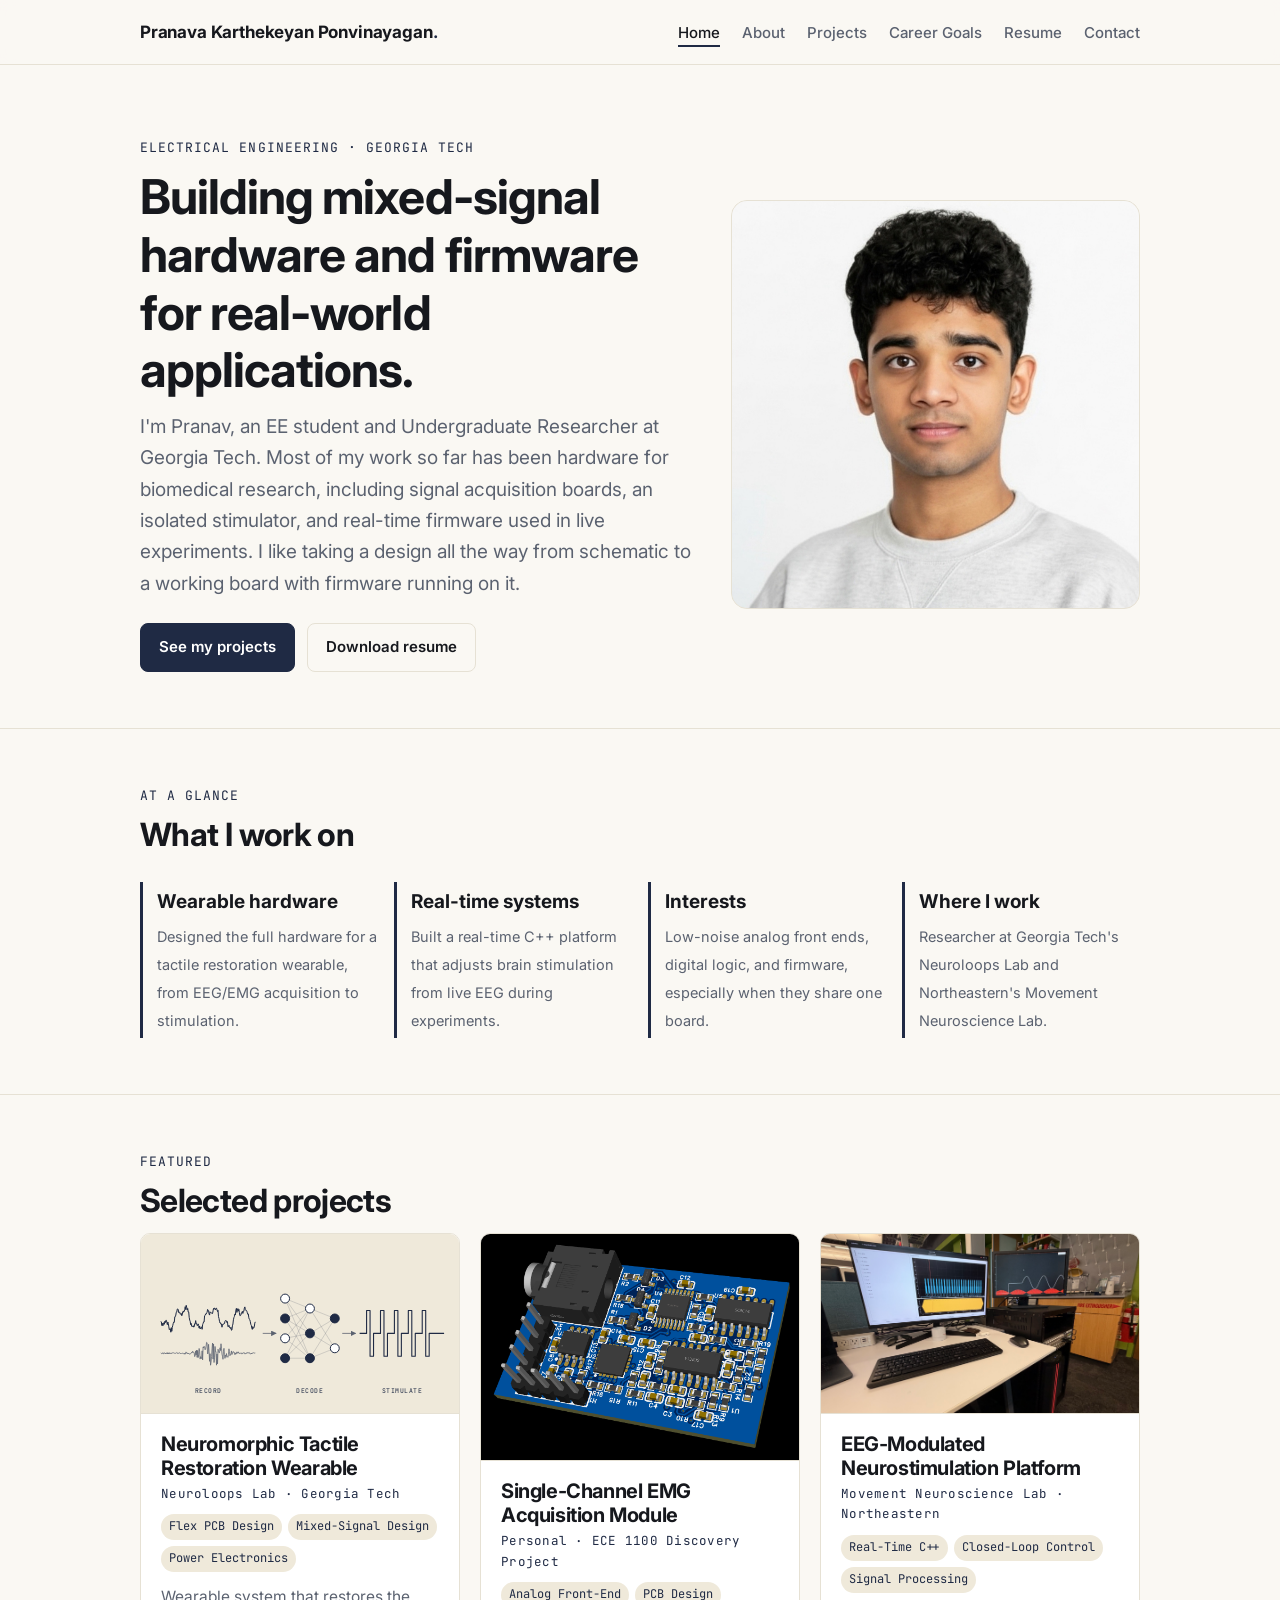
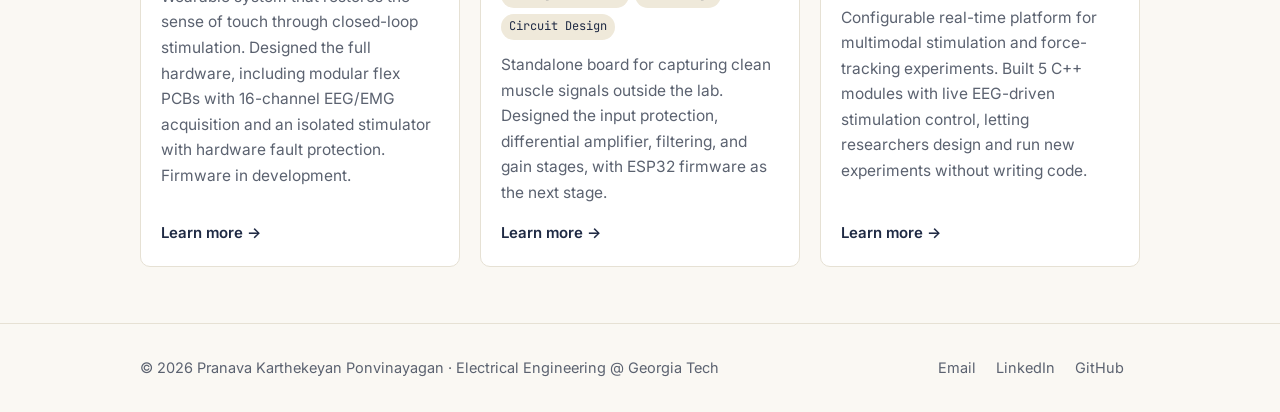
<file: index.html>
<!doctype html>
<html lang="en">
<head>
<meta charset="utf-8">
<meta name="google-site-verification" content="s9UGVoLWiZzWpy1ZHdpn5hx6tflSvWMJxrIC0m81BAg" />
<meta name="viewport" content="width=device-width, initial-scale=1">
<title>Home | Pranava Karthekeyan Ponvinayagan</title>
<meta name="description" content="Pranava Karthekeyan Ponvinayagan: EE at Georgia Tech designing PCBs, analog/digital electronics, and embedded systems.">
<link rel="preconnect" href="https://fonts.googleapis.com">
<link rel="preconnect" href="https://fonts.gstatic.com" crossorigin>
<link href="https://fonts.googleapis.com/css2?family=Inter:wght@400;500;600;700&family=JetBrains+Mono:wght@500&display=swap" rel="stylesheet">
<link rel="stylesheet" href="styles.css">
<script type="application/ld+json">
{
  "@context": "https://schema.org",
  "@type": "Person",
  "name": "Pranava Karthekeyan Ponvinayagan",
  "alternateName": "Pranav Ponvinayagan",
  "url": "https://pranavakp30.github.io/",
  "image": "https://pranavakp30.github.io/assets/headshot.jpeg",
  "jobTitle": "Electrical Engineering Student",
  "alumniOf": { "@type": "CollegeOrUniversity", "name": "Georgia Institute of Technology" },
  "sameAs": [
    "https://www.linkedin.com/in/pranava-ponvinayagan/",
    "https://github.com/PranavaKP30"
  ]
}
</script>
</head>
<body>
<header class="site">
  <div class="wrap">
    <a class="brand" href="index.html">Pranava Karthekeyan Ponvinayagan<span>.</span></a>
    <nav class="main" aria-label="Main">
      <input type="checkbox" id="navtoggle" aria-label="Toggle menu">
      <label for="navtoggle" class="burger" aria-hidden="true">&#9776;</label>
      <ul>
<li><a href="index.html" aria-current="page">Home</a></li>
<li><a href="about.html">About</a></li>
<li><a href="projects.html">Projects</a></li>
<li><a href="goals.html">Career Goals</a></li>
<li><a href="resume.html">Resume</a></li>
<li><a href="contact.html">Contact</a></li>
      </ul>
    </nav>
  </div>
</header>
<main>

<section class="hero">
  <div class="wrap grid">
    <div>
      <span class="eyebrow">Electrical Engineering &middot; Georgia Tech</span>
      <h1>Building mixed-signal hardware and firmware for real-world applications.</h1>
      <p class="lead">I'm Pranav, an EE student and Undergraduate Researcher at Georgia Tech. Most of my work so far has been hardware for biomedical research, including signal acquisition boards, an isolated stimulator, and real-time firmware used in live experiments. I like taking a design all the way from schematic to a working board with firmware running on it.</p>
      <div class="btns">
        <a class="btn" href="projects.html">See my projects</a>
        <a class="btn ghost" href="assets/Pranava_Ponvinayagan_Resume.pdf" target="_blank" rel="noopener">Download resume</a>
      </div>
    </div>
    <div class="photo"><img src="assets/headshot.jpeg" alt="Headshot of Pranava Karthekeyan Ponvinayagan" onerror="this.style.display='none'"></div>
  </div>
</section>

<section>
  <div class="wrap">
    <span class="eyebrow">At a glance</span>
    <h2>What I work on</h2>
    <div class="stats">
      <div class="stat"><b>Wearable hardware</b><span>Designed the full hardware for a tactile restoration wearable, from EEG/EMG acquisition to stimulation.</span></div>
      <div class="stat"><b>Real-time systems</b><span>Built a real-time C++ platform that adjusts brain stimulation from live EEG during experiments.</span></div>
      <div class="stat"><b>Interests</b><span>Low-noise analog front ends, digital logic, and firmware, especially when they share one board.</span></div>
      <div class="stat"><b>Where I work</b><span>Researcher at Georgia Tech's Neuroloops Lab and Northeastern's Movement Neuroscience Lab.</span></div>
    </div>
  </div>
</section>

<section>
  <div class="wrap">
    <span class="eyebrow">Featured</span>
    <h2>Selected projects</h2>
    <div class="cards">
      <article class="card"><div class="thumb"><svg class="cover" viewBox="0 0 640 360" role="img" aria-label="Illustration: EEG and EMG signals decoded by a spiking neural network to drive biphasic stimulation" xmlns="http://www.w3.org/2000/svg" preserveAspectRatio="xMidYMid slice"><defs><marker id="nlc" viewBox="0 0 10 10" refX="9" refY="5" markerWidth="7" markerHeight="7" orient="auto"><path d="M0,0 L10,5 L0,10 z" style="fill:var(--muted)"/></marker></defs><path d="M40,175.8 L41,177.1 L42,184.3 L43,179.7 L44,184.7 L45,182.6 L46,178.5 L47,181.7 L48,175.6 L49,178.3 L50,173.8 L51,173.7 L52,177.5 L53,182.5 L54,177.2 L55,180.4 L56,186.9 L57,192.5 L58,191.0 L59,191.0 L60,197.7 L61,188.5 L62,195.7 L63,188.0 L64,183.6 L65,179.6 L66,177.2 L67,177.7 L68,166.7 L69,166.4 L70,163.2 L71,157.5 L72,157.1 L73,151.1 L74,150.7 L75,152.6 L76,158.4 L77,157.2 L78,157.5 L79,161.6 L80,161.1 L81,159.9 L82,164.6 L83,162.6 L84,156.4 L85,157.6 L86,154.8 L87,155.8 L88,152.2 L89,146.2 L90,152.2 L91,143.5 L92,147.5 L93,152.9 L94,149.9 L95,157.0 L96,156.8 L97,167.7 L98,173.3 L99,175.7 L100,182.5 L101,179.9 L102,185.9 L103,186.1 L104,186.2 L105,184.5 L106,187.3 L107,186.9 L108,180.7 L109,181.3 L110,174.3 L111,180.3 L112,180.0 L113,184.4 L114,184.2 L115,180.9 L116,184.3 L117,189.4 L118,185.1 L119,191.1 L120,189.0 L121,188.4 L122,186.8 L123,191.8 L124,182.4 L125,179.8 L126,176.9 L127,177.1 L128,164.6 L129,163.9 L130,161.1 L131,161.5 L132,158.7 L133,158.0 L134,151.8 L135,153.7 L136,154.2 L137,161.0 L138,163.2 L139,156.6 L140,157.9 L141,158.9 L142,158.7 L143,160.3 L144,159.9 L145,154.6 L146,149.8 L147,151.6 L148,149.1 L149,149.5 L150,152.6 L151,150.0 L152,149.4 L153,152.5 L154,156.1 L155,153.7 L156,166.5 L157,170.0 L158,175.6 L159,179.2 L160,178.9 L161,181.9 L162,181.1 L163,187.6 L164,182.1 L165,181.6 L166,181.9 L167,179.9 L168,180.1 L169,175.7 L170,174.1 L171,175.1 L172,174.8 L173,178.2 L174,176.3 L175,186.7 L176,186.3 L177,183.8 L178,186.9 L179,189.3 L180,190.2 L181,187.7 L182,193.8 L183,193.1 L184,184.8 L185,181.1 L186,172.7 L187,168.2 L188,166.0 L189,160.9 L190,162.8 L191,153.1 L192,149.6 L193,157.8 L194,153.3 L195,150.1 L196,155.2 L197,151.6 L198,158.3 L199,164.3 L200,164.3 L201,163.2 L202,158.8 L203,159.1 L204,155.7 L205,159.9 L206,155.4 L207,155.6 L208,149.2 L209,146.7 L210,151.9 L211,153.8 L212,153.7 L213,155.4 L214,158.6 L215,161.7 L216,161.0 L217,168.6 L218,171.6 L219,172.7 L220,176.4 L221,181.9 L222,183.8 L223,189.2 L224,192.0 L225,186.3 L226,190.0 L227,188.9 L228,186.8 L229,179.4 L230,176.8" style="fill:none;stroke:var(--accent);stroke-width:2;stroke-linejoin:round"/><path d="M40,239.1 L41,240.4 L42,241.0 L43,240.5 L44,238.8 L45,241.2 L46,240.8 L47,239.0 L48,239.5 L49,241.4 L50,239.7 L51,240.7 L52,238.9 L53,241.2 L54,238.9 L55,241.4 L56,239.6 L57,238.9 L58,241.4 L59,240.1 L60,239.8 L61,241.0 L62,239.2 L63,239.2 L64,239.3 L65,238.9 L66,239.6 L67,240.2 L68,239.8 L69,240.1 L70,240.1 L71,239.7 L72,238.5 L73,239.1 L74,240.7 L75,239.5 L76,240.2 L77,238.9 L78,239.3 L79,240.7 L80,240.2 L81,241.4 L82,240.3 L83,240.0 L84,240.0 L85,240.0 L86,241.2 L87,241.9 L88,239.8 L89,241.8 L90,238.1 L91,238.6 L92,238.0 L93,241.4 L94,240.3 L95,241.3 L96,239.7 L97,241.3 L98,242.0 L99,241.4 L100,241.0 L101,239.6 L102,237.9 L103,239.2 L104,235.9 L105,238.0 L106,238.6 L107,238.8 L108,246.8 L109,245.1 L110,235.3 L111,243.6 L112,233.6 L113,248.3 L114,234.4 L115,248.7 L116,243.1 L117,230.4 L118,236.9 L119,251.7 L120,246.9 L121,248.9 L122,250.8 L123,235.1 L124,253.4 L125,227.3 L126,229.4 L127,226.0 L128,227.9 L129,233.0 L130,231.3 L131,225.8 L132,218.1 L133,218.9 L134,241.4 L135,240.1 L136,222.0 L137,236.7 L138,256.3 L139,240.9 L140,264.1 L141,257.7 L142,246.7 L143,230.8 L144,219.5 L145,251.8 L146,221.3 L147,258.7 L148,248.1 L149,226.3 L150,236.9 L151,236.6 L152,264.0 L153,241.5 L154,261.4 L155,231.9 L156,234.6 L157,239.2 L158,238.7 L159,229.0 L160,234.6 L161,220.9 L162,230.3 L163,241.8 L164,246.1 L165,252.2 L166,236.0 L167,230.1 L168,242.7 L169,250.3 L170,244.0 L171,246.5 L172,240.6 L173,248.1 L174,246.9 L175,248.0 L176,242.6 L177,231.1 L178,236.7 L179,245.0 L180,242.1 L181,242.2 L182,235.3 L183,242.6 L184,240.8 L185,236.9 L186,236.7 L187,239.0 L188,238.7 L189,242.9 L190,239.3 L191,241.7 L192,241.0 L193,237.2 L194,239.8 L195,239.6 L196,237.2 L197,239.9 L198,241.0 L199,239.6 L200,239.8 L201,240.6 L202,241.0 L203,239.1 L204,240.9 L205,240.3 L206,238.9 L207,239.5 L208,239.0 L209,241.4 L210,240.8 L211,241.2 L212,239.3 L213,240.1 L214,238.4 L215,239.9 L216,238.9 L217,239.4 L218,238.6 L219,241.0 L220,241.2 L221,241.2 L222,239.6 L223,241.5 L224,239.6 L225,239.3 L226,238.8 L227,239.4 L228,239.3 L229,240.0 L230,239.6" style="fill:none;stroke:var(--muted);stroke-width:1.5;stroke-linejoin:round"/><line x1="245" y1="200" x2="272" y2="200" style="stroke:var(--muted);stroke-width:1.6" marker-end="url(#nlc)"/><line x1="290" y1="130" x2="340" y2="150" style="stroke:var(--muted);stroke-width:1;opacity:.45"/><line x1="290" y1="130" x2="340" y2="200" style="stroke:var(--muted);stroke-width:1;opacity:.45"/><line x1="290" y1="130" x2="340" y2="250" style="stroke:var(--muted);stroke-width:1;opacity:.45"/><line x1="290" y1="170" x2="340" y2="150" style="stroke:var(--muted);stroke-width:1;opacity:.45"/><line x1="290" y1="170" x2="340" y2="200" style="stroke:var(--muted);stroke-width:1;opacity:.45"/><line x1="290" y1="170" x2="340" y2="250" style="stroke:var(--muted);stroke-width:1;opacity:.45"/><line x1="290" y1="210" x2="340" y2="150" style="stroke:var(--muted);stroke-width:1;opacity:.45"/><line x1="290" y1="210" x2="340" y2="200" style="stroke:var(--muted);stroke-width:1;opacity:.45"/><line x1="290" y1="210" x2="340" y2="250" style="stroke:var(--muted);stroke-width:1;opacity:.45"/><line x1="290" y1="250" x2="340" y2="150" style="stroke:var(--muted);stroke-width:1;opacity:.45"/><line x1="290" y1="250" x2="340" y2="200" style="stroke:var(--muted);stroke-width:1;opacity:.45"/><line x1="290" y1="250" x2="340" y2="250" style="stroke:var(--muted);stroke-width:1;opacity:.45"/><line x1="340" y1="150" x2="390" y2="170" style="stroke:var(--muted);stroke-width:1;opacity:.45"/><line x1="340" y1="150" x2="390" y2="230" style="stroke:var(--muted);stroke-width:1;opacity:.45"/><line x1="340" y1="200" x2="390" y2="170" style="stroke:var(--muted);stroke-width:1;opacity:.45"/><line x1="340" y1="200" x2="390" y2="230" style="stroke:var(--muted);stroke-width:1;opacity:.45"/><line x1="340" y1="250" x2="390" y2="170" style="stroke:var(--muted);stroke-width:1;opacity:.45"/><line x1="340" y1="250" x2="390" y2="230" style="stroke:var(--muted);stroke-width:1;opacity:.45"/><circle cx="290" cy="130" r="9" style="fill:var(--surface);stroke:var(--accent);stroke-width:2"/><circle cx="290" cy="170" r="9" style="fill:var(--accent);stroke:var(--accent);stroke-width:2"/><circle cx="290" cy="210" r="9" style="fill:var(--surface);stroke:var(--accent);stroke-width:2"/><circle cx="290" cy="250" r="9" style="fill:var(--accent);stroke:var(--accent);stroke-width:2"/><circle cx="340" cy="150" r="9" style="fill:var(--surface);stroke:var(--accent);stroke-width:2"/><circle cx="340" cy="200" r="9" style="fill:var(--accent);stroke:var(--accent);stroke-width:2"/><circle cx="340" cy="250" r="9" style="fill:var(--accent);stroke:var(--accent);stroke-width:2"/><circle cx="390" cy="170" r="9" style="fill:var(--accent);stroke:var(--accent);stroke-width:2"/><circle cx="390" cy="230" r="9" style="fill:var(--surface);stroke:var(--accent);stroke-width:2"/><line x1="405" y1="200" x2="432" y2="200" style="stroke:var(--muted);stroke-width:1.6" marker-end="url(#nlc)"/><path d="M440,200 L454,200 L454,154 L461,154 L461,246 L468,246 L468,200 L482,200 L482,154 L489,154 L489,246 L496,246 L496,200 L510,200 L510,154 L517,154 L517,246 L524,246 L524,200 L538,200 L538,154 L545,154 L545,246 L552,246 L552,200 L566,200 L566,154 L573,154 L573,246 L580,246 L580,200 L610,200" style="fill:none;stroke:var(--accent);stroke-width:2.2;stroke-linejoin:round"/><text x="135" y="320" text-anchor="middle" style="font-family:var(--mono);font-size:13px;letter-spacing:.08em;fill:var(--accent)">RECORD</text><text x="340" y="320" text-anchor="middle" style="font-family:var(--mono);font-size:13px;letter-spacing:.08em;fill:var(--accent)">DECODE</text><text x="525" y="320" text-anchor="middle" style="font-family:var(--mono);font-size:13px;letter-spacing:.08em;fill:var(--accent)">STIMULATE</text></svg></div><div class="body"><h3>Neuromorphic Tactile Restoration Wearable</h3><p class="org">Neuroloops Lab &middot; Georgia Tech</p><ul class="tags"><li>Flex PCB Design</li><li>Mixed-Signal Design</li><li>Power Electronics</li></ul><p>Wearable system that restores the sense of touch through closed-loop stimulation. Designed the full hardware, including modular flex PCBs with 16-channel EEG/EMG acquisition and an isolated stimulator with hardware fault protection. Firmware in development.</p><a class="more" href="projects/tactile-wearable.html">Learn more &rarr;</a></div></article>
      <article class="card"><div class="thumb"><img src="assets/emg-board.png" alt="3D render of the EMG acquisition module" loading="lazy" onerror="this.style.display='none';this.nextElementSibling.style.display='block'"><svg class="diagram" style="display:none;color:var(--muted)" viewBox="0 0 770 262" role="img" aria-label="EMG module signal path" xmlns="http://www.w3.org/2000/svg"><defs><marker id="ah" viewBox="0 0 10 10" refX="9" refY="5" markerWidth="7" markerHeight="7" orient="auto-start-reverse"><path d="M0,0 L10,5 L0,10 z" fill="currentColor" style="color:var(--muted)"/></marker></defs><rect class="box" x="20" y="25" width="160" height="62" rx="8"/><text x="100.0" y="51.0" text-anchor="middle" font-size="14" font-weight="600">Electrodes</text><text class="small" x="100.0" y="69.0" text-anchor="middle">surface EMG</text><line class="line" x1="180" y1="56.0" x2="210" y2="56.0" marker-end="url(#ah)"/><rect class="box" x="210" y="25" width="160" height="62" rx="8"/><text x="290.0" y="51.0" text-anchor="middle" font-size="14" font-weight="600">Input protection</text><text class="small" x="290.0" y="69.0" text-anchor="middle">clamps + blanking</text><line class="line" x1="370" y1="56.0" x2="400" y2="56.0" marker-end="url(#ah)"/><rect class="hl" x="400" y="25" width="160" height="62" rx="8"/><text x="480.0" y="51.0" text-anchor="middle" font-size="14" font-weight="600">Differential amp</text><text class="small" x="480.0" y="69.0" text-anchor="middle">rejects common noise</text><line class="line" x1="560" y1="56.0" x2="590" y2="56.0" marker-end="url(#ah)"/><rect class="box" x="590" y="25" width="160" height="62" rx="8"/><text x="670.0" y="51.0" text-anchor="middle" font-size="14" font-weight="600">Filtering</text><text class="small" x="670.0" y="69.0" text-anchor="middle">band-pass + notch</text><rect class="hl" x="20" y="155" width="160" height="62" rx="8"/><text x="100.0" y="181.0" text-anchor="middle" font-size="14" font-weight="600">Adjustable gain</text><text class="small" x="100.0" y="199.0" text-anchor="middle">digitally set</text><line class="line" x1="180" y1="186.0" x2="210" y2="186.0" marker-end="url(#ah)"/><rect class="box" x="210" y="155" width="160" height="62" rx="8"/><text x="290.0" y="181.0" text-anchor="middle" font-size="14" font-weight="600">Level shifter</text><text class="small" x="290.0" y="199.0" text-anchor="middle">into ADC range</text><line class="line" x1="370" y1="186.0" x2="400" y2="186.0" marker-end="url(#ah)"/><rect class="box" x="400" y="155" width="160" height="62" rx="8" style="stroke-dasharray:5 4"/><text x="480.0" y="181.0" text-anchor="middle" font-size="14" font-weight="600">ESP32</text><text class="small" x="480.0" y="199.0" text-anchor="middle">planned</text><line class="line" x1="560" y1="186.0" x2="590" y2="186.0" marker-end="url(#ah)"/><rect class="box" x="590" y="155" width="160" height="62" rx="8" style="stroke-dasharray:5 4"/><text x="670.0" y="181.0" text-anchor="middle" font-size="14" font-weight="600">Stream to PC</text><text class="small" x="670.0" y="199.0" text-anchor="middle">planned</text><path class="line" d="M670 87 L670 121 L100 121 L100 155" marker-end="url(#ah)"/><text class="small" x="20" y="250">Signal path of the single-channel EMG acquisition module</text></svg></div><div class="body"><h3>Single-Channel EMG Acquisition Module</h3><p class="org">Personal &middot; ECE 1100 Discovery Project</p><ul class="tags"><li>Analog Front-End</li><li>PCB Design</li><li>Circuit Design</li></ul><p>Standalone board for capturing clean muscle signals outside the lab. Designed the input protection, differential amplifier, filtering, and gain stages, with ESP32 firmware as the next stage.</p><a class="more" href="projects/emg-module.html">Learn more &rarr;</a></div></article>
      <article class="card"><div class="thumb"><img src="assets/closed-loop-setup.jpeg" alt="The closed-loop platform running in the lab" loading="lazy" onerror="this.style.display='none';this.nextElementSibling.style.display='block'"><svg class="diagram" style="display:none;color:var(--muted)" viewBox="0 0 810 275" role="img" aria-label="Closed-loop neurostimulation platform diagram" xmlns="http://www.w3.org/2000/svg"><defs><marker id="ah" viewBox="0 0 10 10" refX="9" refY="5" markerWidth="7" markerHeight="7" orient="auto-start-reverse"><path d="M0,0 L10,5 L0,10 z" fill="currentColor" style="color:var(--muted)"/></marker></defs><rect class="box" x="20" y="30" width="160" height="62" rx="8"/><text x="100.0" y="55.0" text-anchor="middle" font-size="14" font-weight="600">EEG amplifier</text><text class="small" x="100.0" y="73.0" text-anchor="middle">32 channels</text><rect class="box" x="220" y="30" width="160" height="62" rx="8"/><text x="300.0" y="55.0" text-anchor="middle" font-size="14" font-weight="600">EEG collector</text><text class="small" x="300.0" y="73.0" text-anchor="middle">LSL stream</text><rect class="hl" x="420" y="30" width="180" height="62" rx="8"/><text x="510.0" y="55.0" text-anchor="middle" font-size="14" font-weight="600">Feature extraction</text><text class="small" x="510.0" y="73.0" text-anchor="middle">real-time band power</text><rect class="hl" x="420" y="140" width="180" height="62" rx="8"/><text x="510.0" y="165.0" text-anchor="middle" font-size="14" font-weight="600">Closed-loop control</text><text class="small" x="510.0" y="183.0" text-anchor="middle">gain + slew limiting</text><rect class="box" x="220" y="140" width="160" height="62" rx="8"/><text x="300.0" y="165.0" text-anchor="middle" font-size="14" font-weight="600">Stimulation engine</text><text class="small" x="300.0" y="183.0" text-anchor="middle">8 channels</text><rect class="box" x="20" y="140" width="160" height="62" rx="8"/><text x="100.0" y="165.0" text-anchor="middle" font-size="14" font-weight="600">Subject</text><text class="small" x="100.0" y="183.0" text-anchor="middle">stim + force task</text><rect class="box" x="640" y="85" width="150" height="62" rx="8"/><text x="715.0" y="110.0" text-anchor="middle" font-size="14" font-weight="600">Task + force</text><text class="small" x="715.0" y="128.0" text-anchor="middle">visuomotor display</text><line class="line" x1="180" y1="61" x2="220" y2="61" marker-end="url(#ah)"/><line class="line" x1="380" y1="61" x2="420" y2="61" marker-end="url(#ah)"/><line class="line" x1="510" y1="92" x2="510" y2="140" marker-end="url(#ah)"/><line class="line" x1="420" y1="171" x2="380" y2="171" marker-end="url(#ah)"/><line class="line" x1="220" y1="171" x2="180" y2="171" marker-end="url(#ah)"/><path class="line" d="M100 140 L100 92" marker-end="url(#ah)"/><path class="line" d="M715 147 L715 230 L100 230 L100 202" marker-end="url(#ah)"/><text class="small" x="20" y="262">All modules run in a synchronized real-time loop (RTXI on Xenomai Linux)</text></svg></div><div class="body"><h3>EEG-Modulated Neurostimulation Platform</h3><p class="org">Movement Neuroscience Lab &middot; Northeastern</p><ul class="tags"><li>Real-Time C++</li><li>Closed-Loop Control</li><li>Signal Processing</li></ul><p>Configurable real-time platform for multimodal stimulation and force-tracking experiments. Built 5 C++ modules with live EEG-driven stimulation control, letting researchers design and run new experiments without writing code.</p><a class="more" href="projects/closed-loop-platform.html">Learn more &rarr;</a></div></article>
    </div>
  </div>
</section>

</main>
<footer class="site">
  <div class="wrap">
    <div>&copy; 2026 Pranava Karthekeyan Ponvinayagan &middot; Electrical Engineering @ Georgia Tech</div>
    <div>
      <a href="mailto:pponvinayagan3@gatech.edu">Email</a>
      <a href="https://www.linkedin.com/in/pranava-ponvinayagan/" target="_blank" rel="noopener">LinkedIn</a>
      <a href="https://github.com/PranavaKP30" target="_blank" rel="noopener">GitHub</a>
    </div>
  </div>
</footer>
</body>
</html>
</file>
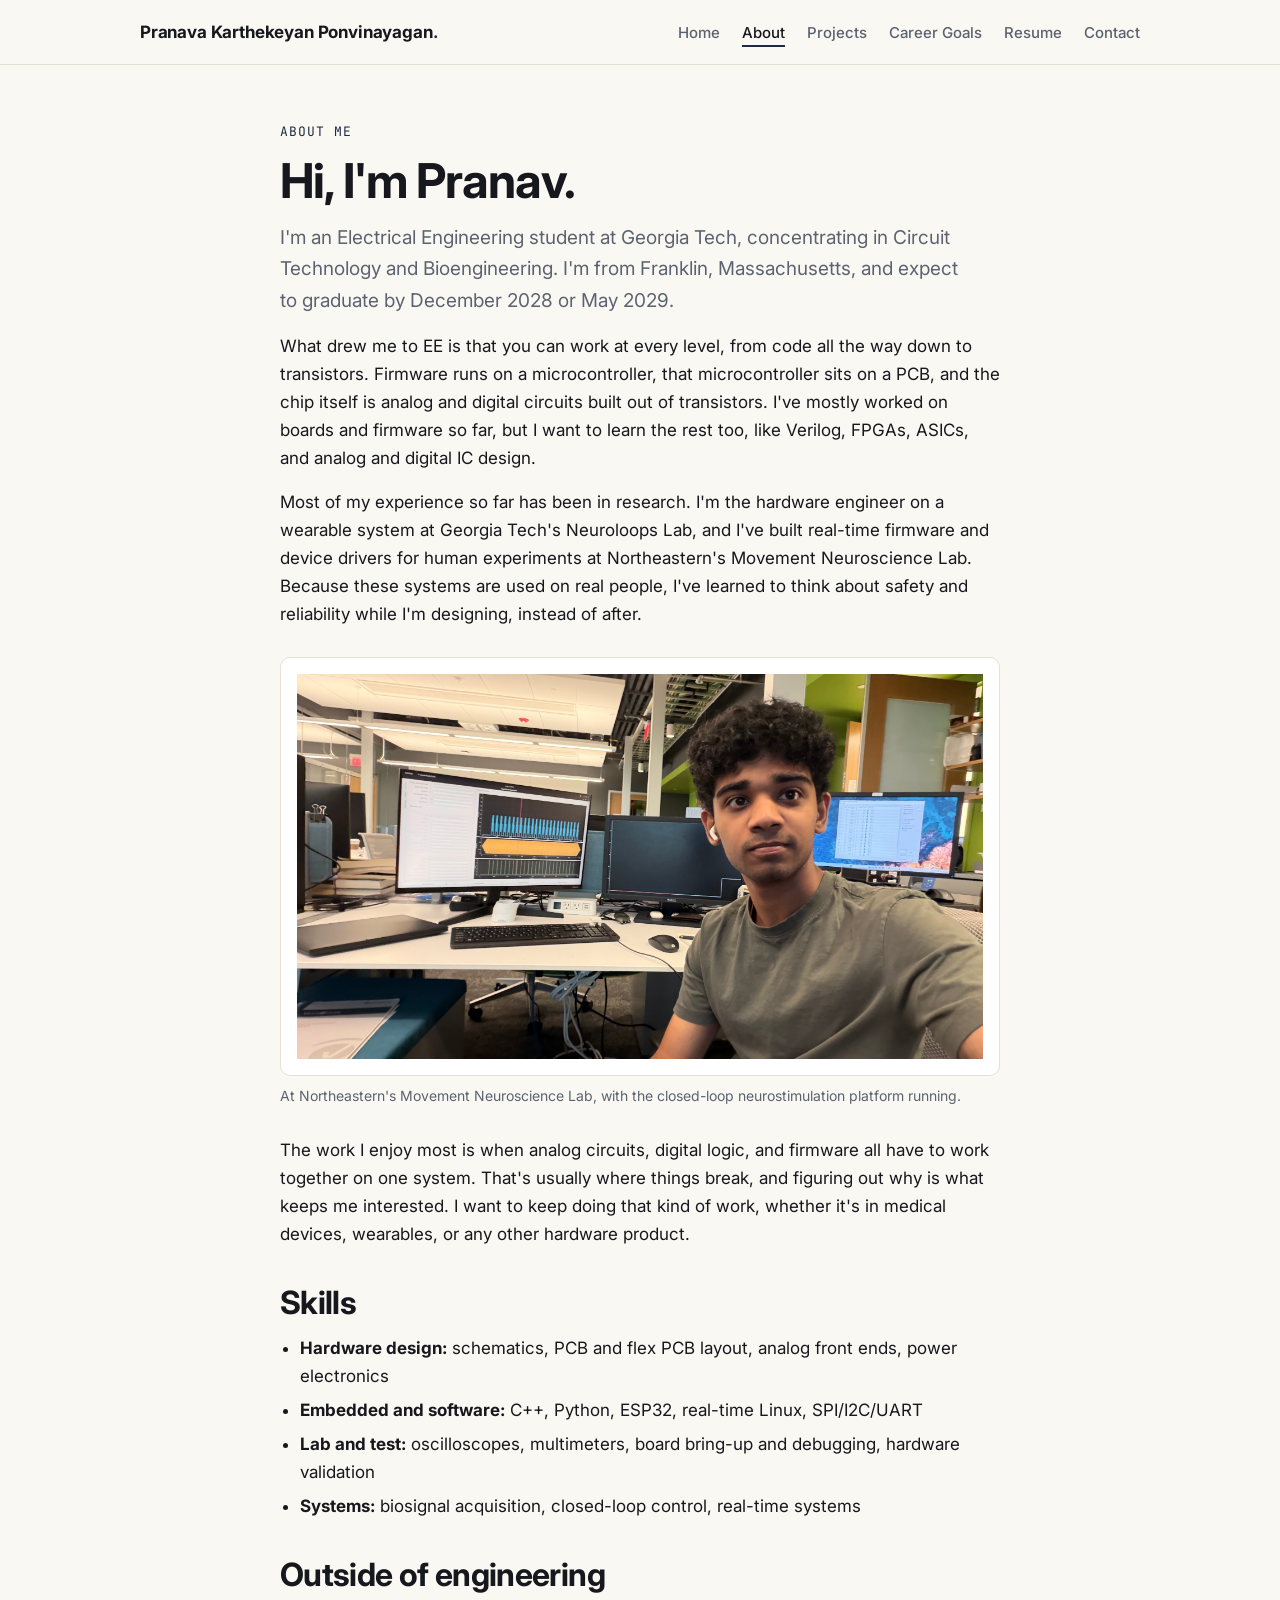
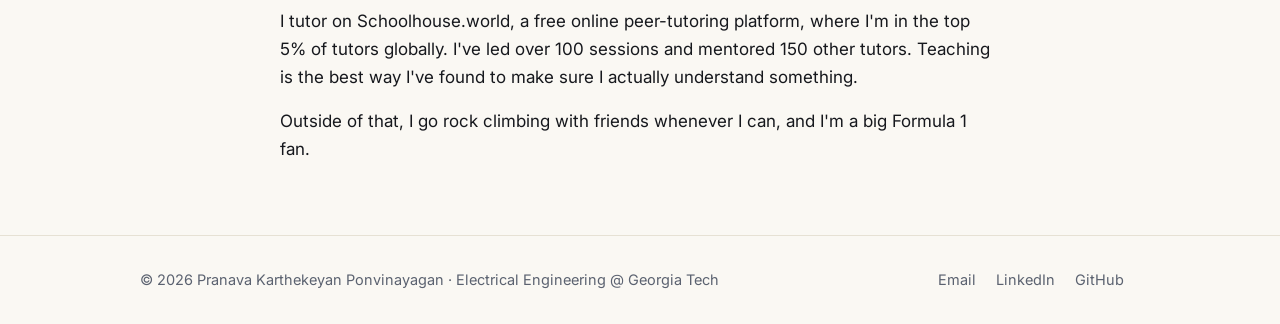
<file: about.html>
<!doctype html>
<html lang="en">
<head>
<meta charset="utf-8">
<meta name="viewport" content="width=device-width, initial-scale=1">
<title>About | Pranava Karthekeyan Ponvinayagan</title>
<meta name="description" content="About Pranava Karthekeyan Ponvinayagan.">
<link rel="preconnect" href="https://fonts.googleapis.com">
<link rel="preconnect" href="https://fonts.gstatic.com" crossorigin>
<link href="https://fonts.googleapis.com/css2?family=Inter:wght@400;500;600;700&family=JetBrains+Mono:wght@500&display=swap" rel="stylesheet">
<link rel="stylesheet" href="styles.css">
</head>
<body>
<header class="site">
  <div class="wrap">
    <a class="brand" href="index.html">Pranava Karthekeyan Ponvinayagan<span>.</span></a>
    <nav class="main" aria-label="Main">
      <input type="checkbox" id="navtoggle" aria-label="Toggle menu">
      <label for="navtoggle" class="burger" aria-hidden="true">&#9776;</label>
      <ul>
<li><a href="index.html">Home</a></li>
<li><a href="about.html" aria-current="page">About</a></li>
<li><a href="projects.html">Projects</a></li>
<li><a href="goals.html">Career Goals</a></li>
<li><a href="resume.html">Resume</a></li>
<li><a href="contact.html">Contact</a></li>
      </ul>
    </nav>
  </div>
</header>
<main>

<section>
  <div class="wrap prose">
    <span class="eyebrow">About me</span>
    <h1>Hi, I'm Pranav.</h1>
    <p class="lead">I'm an Electrical Engineering student at Georgia Tech, concentrating in Circuit Technology and Bioengineering. I'm from Franklin, Massachusetts, and expect to graduate by December 2028 or May 2029.</p>

    <p>What drew me to EE is that you can work at every level, from code all the way down to transistors. Firmware runs on a microcontroller, that microcontroller sits on a PCB, and the chip itself is analog and digital circuits built out of transistors. I've mostly worked on boards and firmware so far, but I want to learn the rest too, like Verilog, FPGAs, ASICs, and analog and digital IC design.</p>

    <p>Most of my experience so far has been in research. I'm the hardware engineer on a wearable system at Georgia Tech's Neuroloops Lab, and I've built real-time firmware and device drivers for human experiments at Northeastern's Movement Neuroscience Lab. Because these systems are used on real people, I've learned to think about safety and reliability while I'm designing, instead of after.</p>

    <figure><div class="frame"><img src="assets/lab-photo.jpeg" alt="Pranav at his workstation in the Movement Neuroscience Lab" loading="lazy" onerror="this.closest('figure').remove()"></div><figcaption>At Northeastern's Movement Neuroscience Lab, with the closed-loop neurostimulation platform running.</figcaption></figure>

    <p>The work I enjoy most is when analog circuits, digital logic, and firmware all have to work together on one system. That's usually where things break, and figuring out why is what keeps me interested. I want to keep doing that kind of work, whether it's in medical devices, wearables, or any other hardware product.</p>

    <h2>Skills</h2>
    <ul>
      <li><b>Hardware design:</b> schematics, PCB and flex PCB layout, analog front ends, power electronics</li>
      <li><b>Embedded and software:</b> C++, Python, ESP32, real-time Linux, SPI/I2C/UART</li>
      <li><b>Lab and test:</b> oscilloscopes, multimeters, board bring-up and debugging, hardware validation</li>
      <li><b>Systems:</b> biosignal acquisition, closed-loop control, real-time systems</li>
    </ul>

    <h2>Outside of engineering</h2>
    <p>I tutor on Schoolhouse.world, a free online peer-tutoring platform, where I'm in the top 5% of tutors globally. I've led over 100 sessions and mentored 150 other tutors. Teaching is the best way I've found to make sure I actually understand something.</p>
    <p>Outside of that, I go rock climbing with friends whenever I can, and I'm a big Formula 1 fan.</p>
  </div>
</section>

</main>
<footer class="site">
  <div class="wrap">
    <div>&copy; 2026 Pranava Karthekeyan Ponvinayagan &middot; Electrical Engineering @ Georgia Tech</div>
    <div>
      <a href="mailto:pponvinayagan3@gatech.edu">Email</a>
      <a href="https://www.linkedin.com/in/pranava-ponvinayagan/" target="_blank" rel="noopener">LinkedIn</a>
      <a href="https://github.com/PranavaKP30" target="_blank" rel="noopener">GitHub</a>
    </div>
  </div>
</footer>
</body>
</html>
</file>
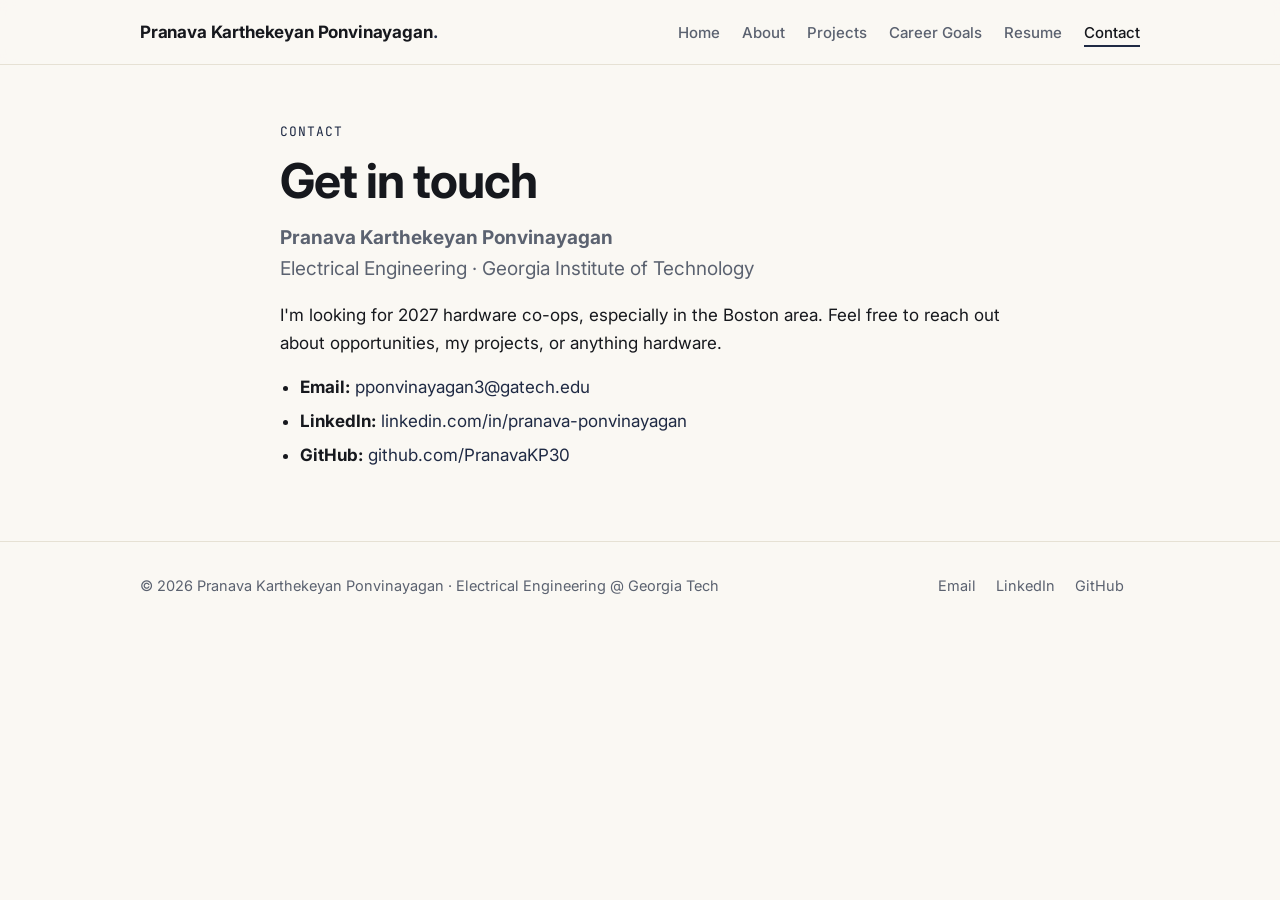
<file: contact.html>
<!doctype html>
<html lang="en">
<head>
<meta charset="utf-8">
<meta name="viewport" content="width=device-width, initial-scale=1">
<title>Contact | Pranava Karthekeyan Ponvinayagan</title>
<meta name="description" content="Contact information.">
<link rel="preconnect" href="https://fonts.googleapis.com">
<link rel="preconnect" href="https://fonts.gstatic.com" crossorigin>
<link href="https://fonts.googleapis.com/css2?family=Inter:wght@400;500;600;700&family=JetBrains+Mono:wght@500&display=swap" rel="stylesheet">
<link rel="stylesheet" href="styles.css">
</head>
<body>
<header class="site">
  <div class="wrap">
    <a class="brand" href="index.html">Pranava Karthekeyan Ponvinayagan<span>.</span></a>
    <nav class="main" aria-label="Main">
      <input type="checkbox" id="navtoggle" aria-label="Toggle menu">
      <label for="navtoggle" class="burger" aria-hidden="true">&#9776;</label>
      <ul>
<li><a href="index.html">Home</a></li>
<li><a href="about.html">About</a></li>
<li><a href="projects.html">Projects</a></li>
<li><a href="goals.html">Career Goals</a></li>
<li><a href="resume.html">Resume</a></li>
<li><a href="contact.html" aria-current="page">Contact</a></li>
      </ul>
    </nav>
  </div>
</header>
<main>

<section>
  <div class="wrap prose">
    <span class="eyebrow">Contact</span>
    <h1>Get in touch</h1>
    <p class="lead"><b>Pranava Karthekeyan Ponvinayagan</b><br>Electrical Engineering &middot; Georgia Institute of Technology</p>
    <p>I'm looking for 2027 hardware co-ops, especially in the Boston area. Feel free to reach out about opportunities, my projects, or anything hardware.</p>
    <ul>
      <li><b>Email:</b> <a href="mailto:pponvinayagan3@gatech.edu">pponvinayagan3@gatech.edu</a></li>
      <li><b>LinkedIn:</b> <a href="https://www.linkedin.com/in/pranava-ponvinayagan/" target="_blank" rel="noopener">linkedin.com/in/pranava-ponvinayagan</a></li>
      <li><b>GitHub:</b> <a href="https://github.com/PranavaKP30" target="_blank" rel="noopener">github.com/PranavaKP30</a></li>
    </ul>
  </div>
</section>

</main>
<footer class="site">
  <div class="wrap">
    <div>&copy; 2026 Pranava Karthekeyan Ponvinayagan &middot; Electrical Engineering @ Georgia Tech</div>
    <div>
      <a href="mailto:pponvinayagan3@gatech.edu">Email</a>
      <a href="https://www.linkedin.com/in/pranava-ponvinayagan/" target="_blank" rel="noopener">LinkedIn</a>
      <a href="https://github.com/PranavaKP30" target="_blank" rel="noopener">GitHub</a>
    </div>
  </div>
</footer>
</body>
</html>
</file>
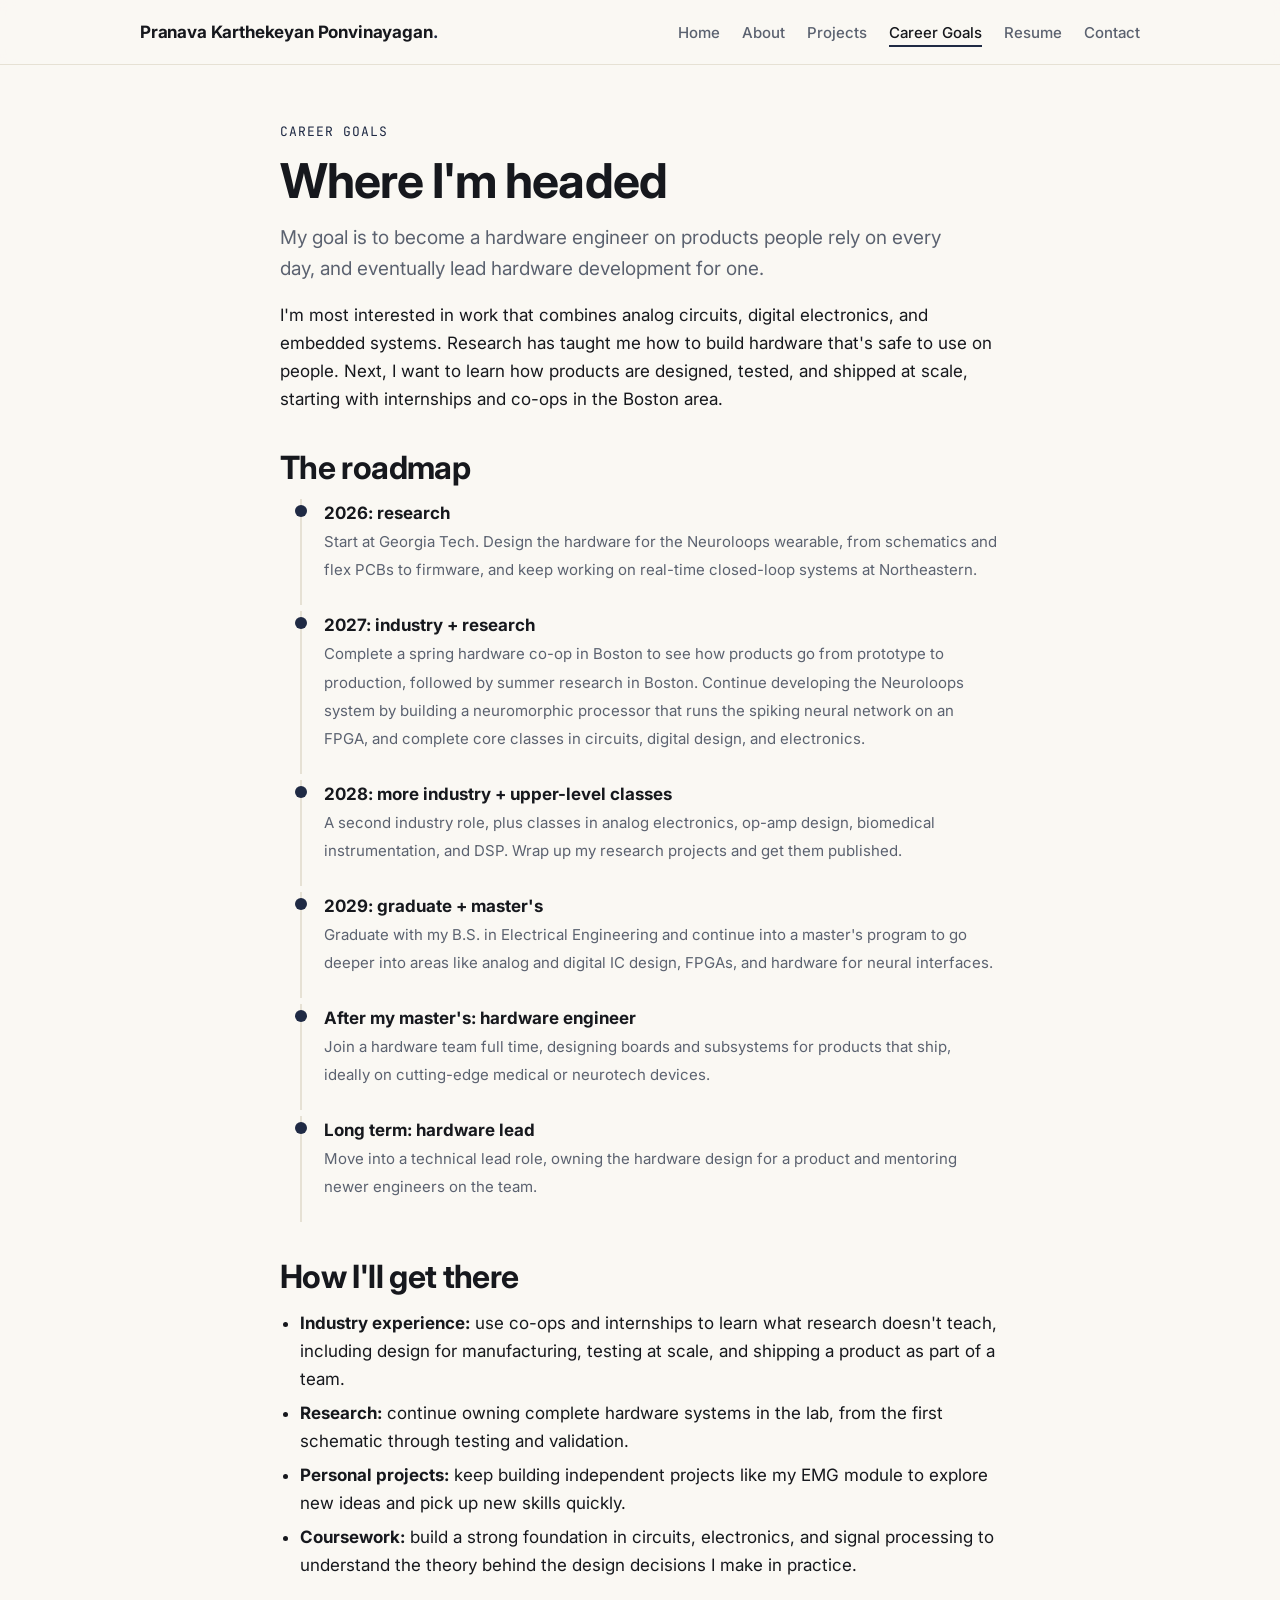
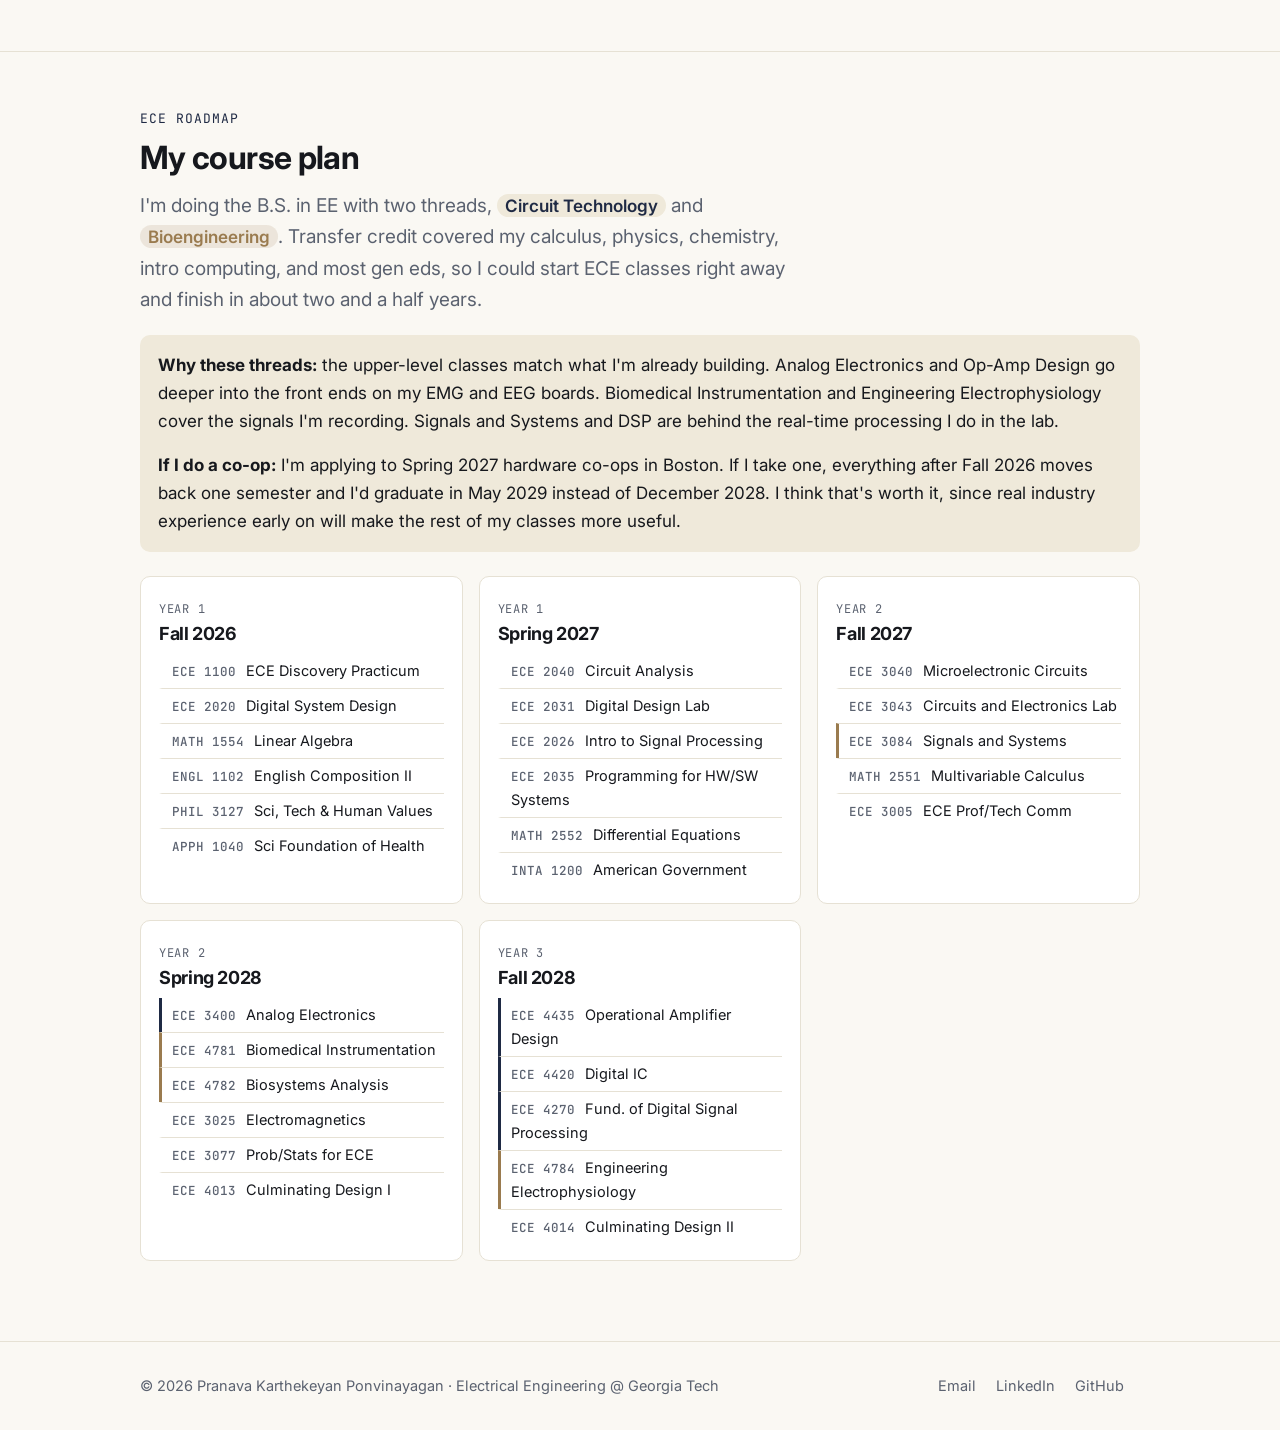
<file: goals.html>
<!doctype html>
<html lang="en">
<head>
<meta charset="utf-8">
<meta name="viewport" content="width=device-width, initial-scale=1">
<title>Career Goals | Pranava Karthekeyan Ponvinayagan</title>
<meta name="description" content="Career goals and roadmap.">
<link rel="preconnect" href="https://fonts.googleapis.com">
<link rel="preconnect" href="https://fonts.gstatic.com" crossorigin>
<link href="https://fonts.googleapis.com/css2?family=Inter:wght@400;500;600;700&family=JetBrains+Mono:wght@500&display=swap" rel="stylesheet">
<link rel="stylesheet" href="styles.css">
</head>
<body>
<header class="site">
  <div class="wrap">
    <a class="brand" href="index.html">Pranava Karthekeyan Ponvinayagan<span>.</span></a>
    <nav class="main" aria-label="Main">
      <input type="checkbox" id="navtoggle" aria-label="Toggle menu">
      <label for="navtoggle" class="burger" aria-hidden="true">&#9776;</label>
      <ul>
<li><a href="index.html">Home</a></li>
<li><a href="about.html">About</a></li>
<li><a href="projects.html">Projects</a></li>
<li><a href="goals.html" aria-current="page">Career Goals</a></li>
<li><a href="resume.html">Resume</a></li>
<li><a href="contact.html">Contact</a></li>
      </ul>
    </nav>
  </div>
</header>
<main>

<section>
  <div class="wrap prose">
    <span class="eyebrow">Career goals</span>
    <h1>Where I'm headed</h1>
      <p class="lead">My goal is to become a hardware engineer on products people rely on every day, and eventually lead hardware development for one.</p>
      <p>I'm most interested in work that combines analog circuits, digital electronics, and embedded systems. Research has taught me how to build hardware that's safe to use on people. Next, I want to learn how products are designed, tested, and shipped at scale, starting with internships and co-ops in the Boston area.</p>
    
    <h2>The roadmap</h2>
    <ul class="timeline">
      <li><b>2026: research</b><span>Start at Georgia Tech. Design the hardware for the Neuroloops wearable, from schematics and flex PCBs to firmware, and keep working on real-time closed-loop systems at Northeastern.</span></li>
      <li><b>2027: industry + research</b><span>Complete a spring hardware co-op in Boston to see how products go from prototype to production, followed by summer research in Boston. Continue developing the Neuroloops system by building a neuromorphic processor that runs the spiking neural network on an FPGA, and complete core classes in circuits, digital design, and electronics.</span></li>
      <li><b>2028: more industry + upper-level classes</b><span>A second industry role, plus classes in analog electronics, op-amp design, biomedical instrumentation, and DSP. Wrap up my research projects and get them published.</span></li>
      <li><b>2029: graduate + master's</b><span>Graduate with my B.S. in Electrical Engineering and continue into a master's program to go deeper into areas like analog and digital IC design, FPGAs, and hardware for neural interfaces.</span></li>
      <li><b>After my master's: hardware engineer</b><span>Join a hardware team full time, designing boards and subsystems for products that ship, ideally on cutting-edge medical or neurotech devices.</span></li>
      <li><b>Long term: hardware lead</b><span>Move into a technical lead role, owning the hardware design for a product and mentoring newer engineers on the team.</span></li>
    </ul>

    <h2>How I'll get there</h2>
    <ul>
      <li><b>Industry experience:</b> use co-ops and internships to learn what research doesn't teach, including design for manufacturing, testing at scale, and shipping a product as part of a team.</li>
      <li><b>Research:</b> continue owning complete hardware systems in the lab, from the first schematic through testing and validation.</li>
      <li><b>Personal projects:</b> keep building independent projects like my EMG module to explore new ideas and pick up new skills quickly.</li>
      <li><b>Coursework:</b> build a strong foundation in circuits, electronics, and signal processing to understand the theory behind the design decisions I make in practice.</li>
    </ul>
  </div>
</section>

<section>
  <div class="wrap">
    <span class="eyebrow">ECE roadmap</span>
    <h2>My course plan</h2>
    <p class="lead">I'm doing the B.S. in EE with two threads, <span class="t2tag">Circuit Technology</span> and <span class="t1tag">Bioengineering</span>. Transfer credit covered my calculus, physics, chemistry, intro computing, and most gen eds, so I could start ECE classes right away and finish in about two and a half years.</p>
    <div class="callout">
      <p><b>Why these threads:</b> the upper-level classes match what I'm already building. Analog Electronics and Op-Amp Design go deeper into the front ends on my EMG and EEG boards. Biomedical Instrumentation and Engineering Electrophysiology cover the signals I'm recording. Signals and Systems and DSP are behind the real-time processing I do in the lab.</p>
      <p style="margin:0"><b>If I do a co-op:</b> I'm applying to Spring 2027 hardware co-ops in Boston. If I take one, everything after Fall 2026 moves back one semester and I'd graduate in May 2029 instead of December 2028. I think that's worth it, since real industry experience early on will make the rest of my classes more useful.</p>
    </div>
    <div class="sems">
<div class="sem"><span class="yr">Year 1</span><h3>Fall 2026</h3><ul><li class=""><b>ECE 1100</b> ECE Discovery Practicum</li><li class=""><b>ECE 2020</b> Digital System Design</li><li class=""><b>MATH 1554</b> Linear Algebra</li><li class=""><b>ENGL 1102</b> English Composition II</li><li class=""><b>PHIL 3127</b> Sci, Tech &amp; Human Values</li><li class=""><b>APPH 1040</b> Sci Foundation of Health</li></ul></div>
<div class="sem"><span class="yr">Year 1</span><h3>Spring 2027</h3><ul><li class=""><b>ECE 2040</b> Circuit Analysis</li><li class=""><b>ECE 2031</b> Digital Design Lab</li><li class=""><b>ECE 2026</b> Intro to Signal Processing</li><li class=""><b>ECE 2035</b> Programming for HW/SW Systems</li><li class=""><b>MATH 2552</b> Differential Equations</li><li class=""><b>INTA 1200</b> American Government</li></ul></div>
<div class="sem"><span class="yr">Year 2</span><h3>Fall 2027</h3><ul><li class=""><b>ECE 3040</b> Microelectronic Circuits</li><li class=""><b>ECE 3043</b> Circuits and Electronics Lab</li><li class="t1"><b>ECE 3084</b> Signals and Systems</li><li class=""><b>MATH 2551</b> Multivariable Calculus</li><li class=""><b>ECE 3005</b> ECE Prof/Tech Comm</li></ul></div>
<div class="sem"><span class="yr">Year 2</span><h3>Spring 2028</h3><ul><li class="t2"><b>ECE 3400</b> Analog Electronics</li><li class="t1"><b>ECE 4781</b> Biomedical Instrumentation</li><li class="t1"><b>ECE 4782</b> Biosystems Analysis</li><li class=""><b>ECE 3025</b> Electromagnetics</li><li class=""><b>ECE 3077</b> Prob/Stats for ECE</li><li class=""><b>ECE 4013</b> Culminating Design I</li></ul></div>
<div class="sem"><span class="yr">Year 3</span><h3>Fall 2028</h3><ul><li class="t2"><b>ECE 4435</b> Operational Amplifier Design</li><li class="t2"><b>ECE 4420</b> Digital IC</li><li class="t2"><b>ECE 4270</b> Fund. of Digital Signal Processing</li><li class="t1"><b>ECE 4784</b> Engineering Electrophysiology</li><li class=""><b>ECE 4014</b> Culminating Design II</li></ul></div>
    </div>
  </div>
</section>

</main>
<footer class="site">
  <div class="wrap">
    <div>&copy; 2026 Pranava Karthekeyan Ponvinayagan &middot; Electrical Engineering @ Georgia Tech</div>
    <div>
      <a href="mailto:pponvinayagan3@gatech.edu">Email</a>
      <a href="https://www.linkedin.com/in/pranava-ponvinayagan/" target="_blank" rel="noopener">LinkedIn</a>
      <a href="https://github.com/PranavaKP30" target="_blank" rel="noopener">GitHub</a>
    </div>
  </div>
</footer>
</body>
</html>
</file>
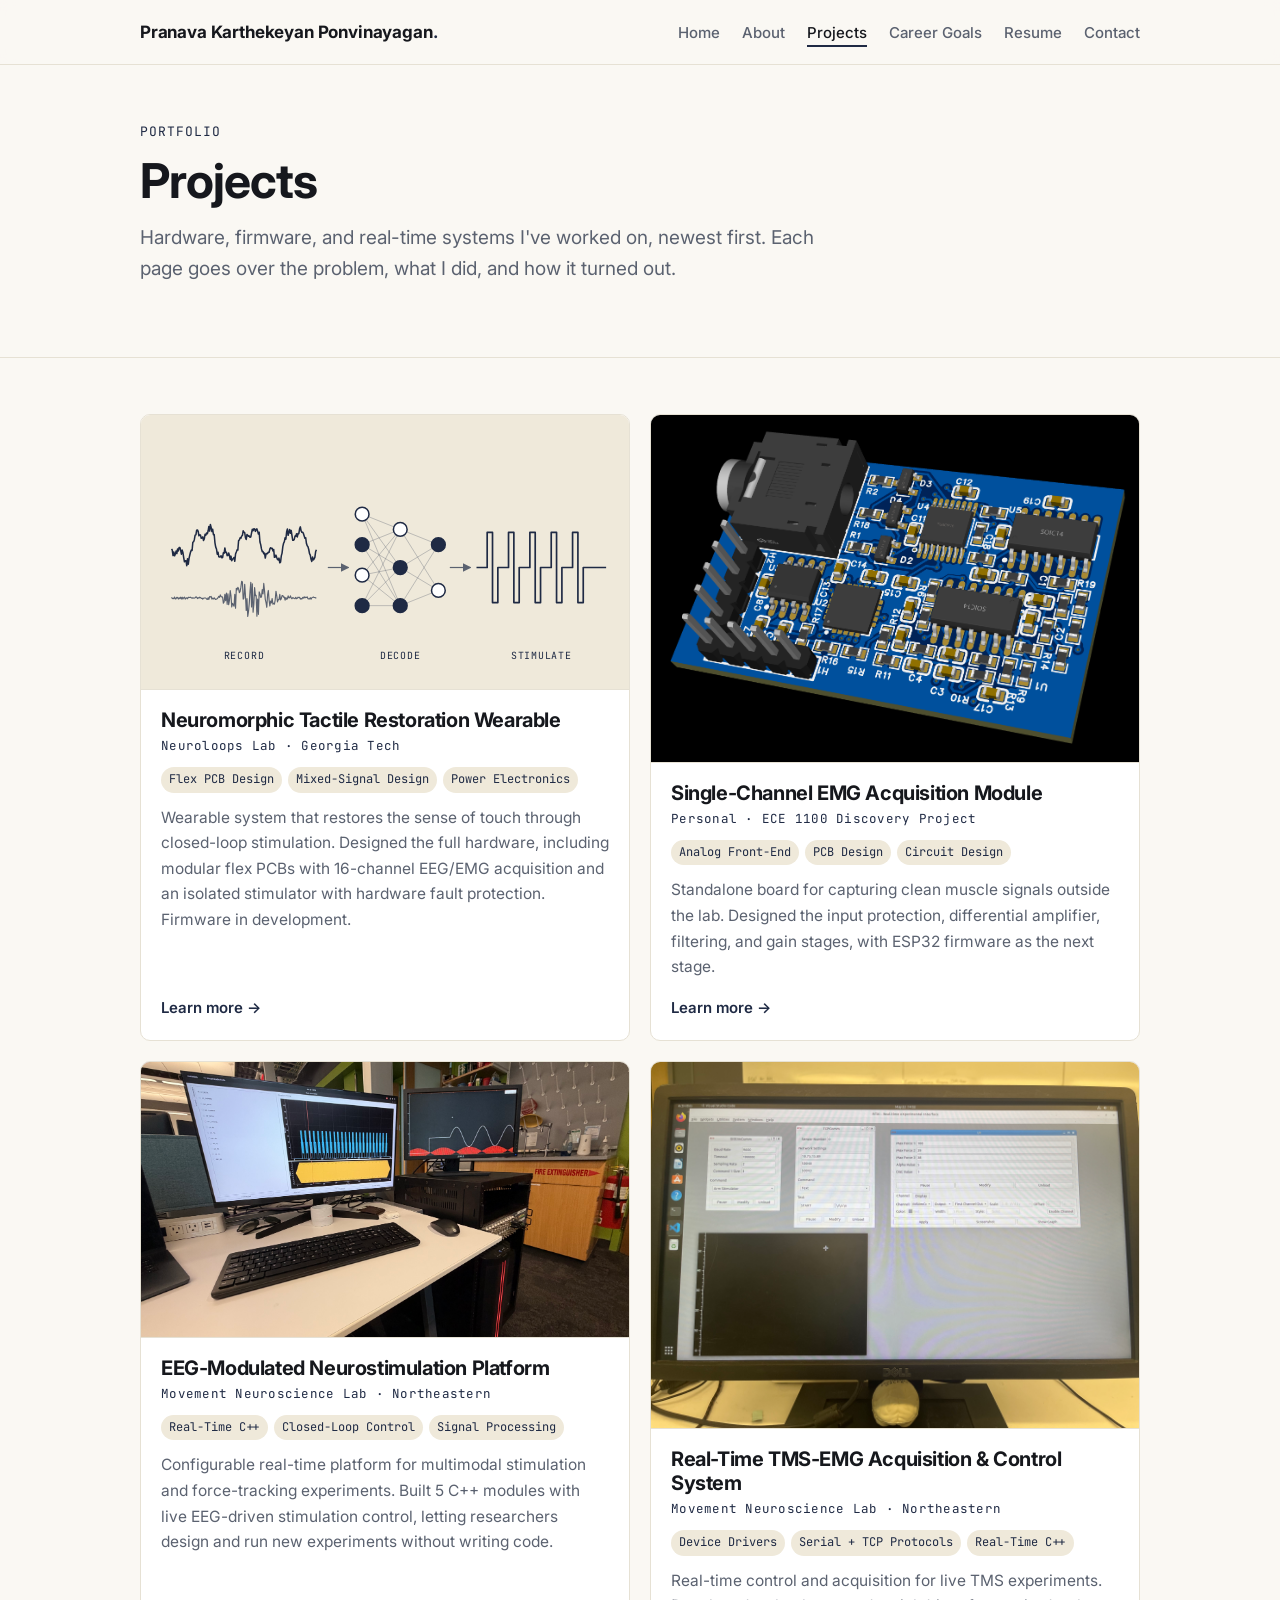
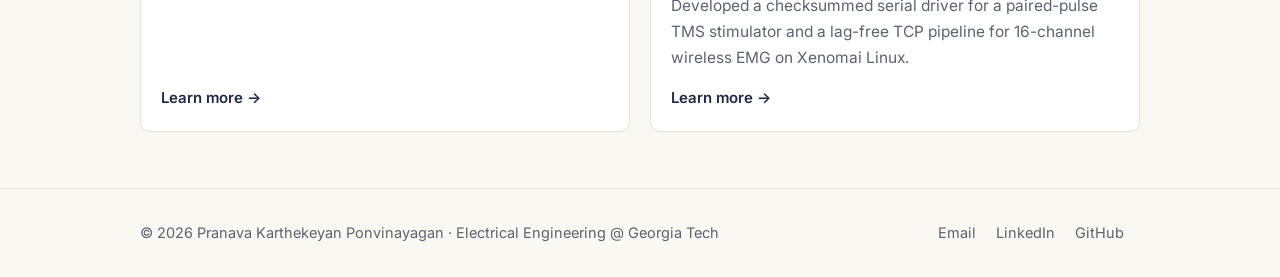
<file: projects.html>
<!doctype html>
<html lang="en">
<head>
<meta charset="utf-8">
<meta name="viewport" content="width=device-width, initial-scale=1">
<title>Projects | Pranava Karthekeyan Ponvinayagan</title>
<meta name="description" content="Hardware and embedded projects.">
<link rel="preconnect" href="https://fonts.googleapis.com">
<link rel="preconnect" href="https://fonts.gstatic.com" crossorigin>
<link href="https://fonts.googleapis.com/css2?family=Inter:wght@400;500;600;700&family=JetBrains+Mono:wght@500&display=swap" rel="stylesheet">
<link rel="stylesheet" href="styles.css">
</head>
<body>
<header class="site">
  <div class="wrap">
    <a class="brand" href="index.html">Pranava Karthekeyan Ponvinayagan<span>.</span></a>
    <nav class="main" aria-label="Main">
      <input type="checkbox" id="navtoggle" aria-label="Toggle menu">
      <label for="navtoggle" class="burger" aria-hidden="true">&#9776;</label>
      <ul>
<li><a href="index.html">Home</a></li>
<li><a href="about.html">About</a></li>
<li><a href="projects.html" aria-current="page">Projects</a></li>
<li><a href="goals.html">Career Goals</a></li>
<li><a href="resume.html">Resume</a></li>
<li><a href="contact.html">Contact</a></li>
      </ul>
    </nav>
  </div>
</header>
<main>

<section>
  <div class="wrap">
    <span class="eyebrow">Portfolio</span>
    <h1>Projects</h1>
    <p class="lead">Hardware, firmware, and real-time systems I've worked on, newest first. Each page goes over the problem, what I did, and how it turned out.</p>
  </div>
</section>
<section>
  <div class="wrap">
    <div class="cards">
<article class="card"><div class="thumb"><svg class="cover" viewBox="0 0 640 360" role="img" aria-label="Illustration: EEG and EMG signals decoded by a spiking neural network to drive biphasic stimulation" xmlns="http://www.w3.org/2000/svg" preserveAspectRatio="xMidYMid slice"><defs><marker id="nlc" viewBox="0 0 10 10" refX="9" refY="5" markerWidth="7" markerHeight="7" orient="auto"><path d="M0,0 L10,5 L0,10 z" style="fill:var(--muted)"/></marker></defs><path d="M40,175.8 L41,177.1 L42,184.3 L43,179.7 L44,184.7 L45,182.6 L46,178.5 L47,181.7 L48,175.6 L49,178.3 L50,173.8 L51,173.7 L52,177.5 L53,182.5 L54,177.2 L55,180.4 L56,186.9 L57,192.5 L58,191.0 L59,191.0 L60,197.7 L61,188.5 L62,195.7 L63,188.0 L64,183.6 L65,179.6 L66,177.2 L67,177.7 L68,166.7 L69,166.4 L70,163.2 L71,157.5 L72,157.1 L73,151.1 L74,150.7 L75,152.6 L76,158.4 L77,157.2 L78,157.5 L79,161.6 L80,161.1 L81,159.9 L82,164.6 L83,162.6 L84,156.4 L85,157.6 L86,154.8 L87,155.8 L88,152.2 L89,146.2 L90,152.2 L91,143.5 L92,147.5 L93,152.9 L94,149.9 L95,157.0 L96,156.8 L97,167.7 L98,173.3 L99,175.7 L100,182.5 L101,179.9 L102,185.9 L103,186.1 L104,186.2 L105,184.5 L106,187.3 L107,186.9 L108,180.7 L109,181.3 L110,174.3 L111,180.3 L112,180.0 L113,184.4 L114,184.2 L115,180.9 L116,184.3 L117,189.4 L118,185.1 L119,191.1 L120,189.0 L121,188.4 L122,186.8 L123,191.8 L124,182.4 L125,179.8 L126,176.9 L127,177.1 L128,164.6 L129,163.9 L130,161.1 L131,161.5 L132,158.7 L133,158.0 L134,151.8 L135,153.7 L136,154.2 L137,161.0 L138,163.2 L139,156.6 L140,157.9 L141,158.9 L142,158.7 L143,160.3 L144,159.9 L145,154.6 L146,149.8 L147,151.6 L148,149.1 L149,149.5 L150,152.6 L151,150.0 L152,149.4 L153,152.5 L154,156.1 L155,153.7 L156,166.5 L157,170.0 L158,175.6 L159,179.2 L160,178.9 L161,181.9 L162,181.1 L163,187.6 L164,182.1 L165,181.6 L166,181.9 L167,179.9 L168,180.1 L169,175.7 L170,174.1 L171,175.1 L172,174.8 L173,178.2 L174,176.3 L175,186.7 L176,186.3 L177,183.8 L178,186.9 L179,189.3 L180,190.2 L181,187.7 L182,193.8 L183,193.1 L184,184.8 L185,181.1 L186,172.7 L187,168.2 L188,166.0 L189,160.9 L190,162.8 L191,153.1 L192,149.6 L193,157.8 L194,153.3 L195,150.1 L196,155.2 L197,151.6 L198,158.3 L199,164.3 L200,164.3 L201,163.2 L202,158.8 L203,159.1 L204,155.7 L205,159.9 L206,155.4 L207,155.6 L208,149.2 L209,146.7 L210,151.9 L211,153.8 L212,153.7 L213,155.4 L214,158.6 L215,161.7 L216,161.0 L217,168.6 L218,171.6 L219,172.7 L220,176.4 L221,181.9 L222,183.8 L223,189.2 L224,192.0 L225,186.3 L226,190.0 L227,188.9 L228,186.8 L229,179.4 L230,176.8" style="fill:none;stroke:var(--accent);stroke-width:2;stroke-linejoin:round"/><path d="M40,239.1 L41,240.4 L42,241.0 L43,240.5 L44,238.8 L45,241.2 L46,240.8 L47,239.0 L48,239.5 L49,241.4 L50,239.7 L51,240.7 L52,238.9 L53,241.2 L54,238.9 L55,241.4 L56,239.6 L57,238.9 L58,241.4 L59,240.1 L60,239.8 L61,241.0 L62,239.2 L63,239.2 L64,239.3 L65,238.9 L66,239.6 L67,240.2 L68,239.8 L69,240.1 L70,240.1 L71,239.7 L72,238.5 L73,239.1 L74,240.7 L75,239.5 L76,240.2 L77,238.9 L78,239.3 L79,240.7 L80,240.2 L81,241.4 L82,240.3 L83,240.0 L84,240.0 L85,240.0 L86,241.2 L87,241.9 L88,239.8 L89,241.8 L90,238.1 L91,238.6 L92,238.0 L93,241.4 L94,240.3 L95,241.3 L96,239.7 L97,241.3 L98,242.0 L99,241.4 L100,241.0 L101,239.6 L102,237.9 L103,239.2 L104,235.9 L105,238.0 L106,238.6 L107,238.8 L108,246.8 L109,245.1 L110,235.3 L111,243.6 L112,233.6 L113,248.3 L114,234.4 L115,248.7 L116,243.1 L117,230.4 L118,236.9 L119,251.7 L120,246.9 L121,248.9 L122,250.8 L123,235.1 L124,253.4 L125,227.3 L126,229.4 L127,226.0 L128,227.9 L129,233.0 L130,231.3 L131,225.8 L132,218.1 L133,218.9 L134,241.4 L135,240.1 L136,222.0 L137,236.7 L138,256.3 L139,240.9 L140,264.1 L141,257.7 L142,246.7 L143,230.8 L144,219.5 L145,251.8 L146,221.3 L147,258.7 L148,248.1 L149,226.3 L150,236.9 L151,236.6 L152,264.0 L153,241.5 L154,261.4 L155,231.9 L156,234.6 L157,239.2 L158,238.7 L159,229.0 L160,234.6 L161,220.9 L162,230.3 L163,241.8 L164,246.1 L165,252.2 L166,236.0 L167,230.1 L168,242.7 L169,250.3 L170,244.0 L171,246.5 L172,240.6 L173,248.1 L174,246.9 L175,248.0 L176,242.6 L177,231.1 L178,236.7 L179,245.0 L180,242.1 L181,242.2 L182,235.3 L183,242.6 L184,240.8 L185,236.9 L186,236.7 L187,239.0 L188,238.7 L189,242.9 L190,239.3 L191,241.7 L192,241.0 L193,237.2 L194,239.8 L195,239.6 L196,237.2 L197,239.9 L198,241.0 L199,239.6 L200,239.8 L201,240.6 L202,241.0 L203,239.1 L204,240.9 L205,240.3 L206,238.9 L207,239.5 L208,239.0 L209,241.4 L210,240.8 L211,241.2 L212,239.3 L213,240.1 L214,238.4 L215,239.9 L216,238.9 L217,239.4 L218,238.6 L219,241.0 L220,241.2 L221,241.2 L222,239.6 L223,241.5 L224,239.6 L225,239.3 L226,238.8 L227,239.4 L228,239.3 L229,240.0 L230,239.6" style="fill:none;stroke:var(--muted);stroke-width:1.5;stroke-linejoin:round"/><line x1="245" y1="200" x2="272" y2="200" style="stroke:var(--muted);stroke-width:1.6" marker-end="url(#nlc)"/><line x1="290" y1="130" x2="340" y2="150" style="stroke:var(--muted);stroke-width:1;opacity:.45"/><line x1="290" y1="130" x2="340" y2="200" style="stroke:var(--muted);stroke-width:1;opacity:.45"/><line x1="290" y1="130" x2="340" y2="250" style="stroke:var(--muted);stroke-width:1;opacity:.45"/><line x1="290" y1="170" x2="340" y2="150" style="stroke:var(--muted);stroke-width:1;opacity:.45"/><line x1="290" y1="170" x2="340" y2="200" style="stroke:var(--muted);stroke-width:1;opacity:.45"/><line x1="290" y1="170" x2="340" y2="250" style="stroke:var(--muted);stroke-width:1;opacity:.45"/><line x1="290" y1="210" x2="340" y2="150" style="stroke:var(--muted);stroke-width:1;opacity:.45"/><line x1="290" y1="210" x2="340" y2="200" style="stroke:var(--muted);stroke-width:1;opacity:.45"/><line x1="290" y1="210" x2="340" y2="250" style="stroke:var(--muted);stroke-width:1;opacity:.45"/><line x1="290" y1="250" x2="340" y2="150" style="stroke:var(--muted);stroke-width:1;opacity:.45"/><line x1="290" y1="250" x2="340" y2="200" style="stroke:var(--muted);stroke-width:1;opacity:.45"/><line x1="290" y1="250" x2="340" y2="250" style="stroke:var(--muted);stroke-width:1;opacity:.45"/><line x1="340" y1="150" x2="390" y2="170" style="stroke:var(--muted);stroke-width:1;opacity:.45"/><line x1="340" y1="150" x2="390" y2="230" style="stroke:var(--muted);stroke-width:1;opacity:.45"/><line x1="340" y1="200" x2="390" y2="170" style="stroke:var(--muted);stroke-width:1;opacity:.45"/><line x1="340" y1="200" x2="390" y2="230" style="stroke:var(--muted);stroke-width:1;opacity:.45"/><line x1="340" y1="250" x2="390" y2="170" style="stroke:var(--muted);stroke-width:1;opacity:.45"/><line x1="340" y1="250" x2="390" y2="230" style="stroke:var(--muted);stroke-width:1;opacity:.45"/><circle cx="290" cy="130" r="9" style="fill:var(--surface);stroke:var(--accent);stroke-width:2"/><circle cx="290" cy="170" r="9" style="fill:var(--accent);stroke:var(--accent);stroke-width:2"/><circle cx="290" cy="210" r="9" style="fill:var(--surface);stroke:var(--accent);stroke-width:2"/><circle cx="290" cy="250" r="9" style="fill:var(--accent);stroke:var(--accent);stroke-width:2"/><circle cx="340" cy="150" r="9" style="fill:var(--surface);stroke:var(--accent);stroke-width:2"/><circle cx="340" cy="200" r="9" style="fill:var(--accent);stroke:var(--accent);stroke-width:2"/><circle cx="340" cy="250" r="9" style="fill:var(--accent);stroke:var(--accent);stroke-width:2"/><circle cx="390" cy="170" r="9" style="fill:var(--accent);stroke:var(--accent);stroke-width:2"/><circle cx="390" cy="230" r="9" style="fill:var(--surface);stroke:var(--accent);stroke-width:2"/><line x1="405" y1="200" x2="432" y2="200" style="stroke:var(--muted);stroke-width:1.6" marker-end="url(#nlc)"/><path d="M440,200 L454,200 L454,154 L461,154 L461,246 L468,246 L468,200 L482,200 L482,154 L489,154 L489,246 L496,246 L496,200 L510,200 L510,154 L517,154 L517,246 L524,246 L524,200 L538,200 L538,154 L545,154 L545,246 L552,246 L552,200 L566,200 L566,154 L573,154 L573,246 L580,246 L580,200 L610,200" style="fill:none;stroke:var(--accent);stroke-width:2.2;stroke-linejoin:round"/><text x="135" y="320" text-anchor="middle" style="font-family:var(--mono);font-size:13px;letter-spacing:.08em;fill:var(--accent)">RECORD</text><text x="340" y="320" text-anchor="middle" style="font-family:var(--mono);font-size:13px;letter-spacing:.08em;fill:var(--accent)">DECODE</text><text x="525" y="320" text-anchor="middle" style="font-family:var(--mono);font-size:13px;letter-spacing:.08em;fill:var(--accent)">STIMULATE</text></svg></div><div class="body"><h3>Neuromorphic Tactile Restoration Wearable</h3><p class="org">Neuroloops Lab &middot; Georgia Tech</p><ul class="tags"><li>Flex PCB Design</li><li>Mixed-Signal Design</li><li>Power Electronics</li></ul><p>Wearable system that restores the sense of touch through closed-loop stimulation. Designed the full hardware, including modular flex PCBs with 16-channel EEG/EMG acquisition and an isolated stimulator with hardware fault protection. Firmware in development.</p><a class="more" href="projects/tactile-wearable.html">Learn more &rarr;</a></div></article>
<article class="card"><div class="thumb"><img src="assets/emg-board.png" alt="3D render of the EMG acquisition module" loading="lazy" onerror="this.style.display='none';this.nextElementSibling.style.display='block'"><svg class="diagram" style="display:none;color:var(--muted)" viewBox="0 0 770 262" role="img" aria-label="EMG module signal path" xmlns="http://www.w3.org/2000/svg"><defs><marker id="ah" viewBox="0 0 10 10" refX="9" refY="5" markerWidth="7" markerHeight="7" orient="auto-start-reverse"><path d="M0,0 L10,5 L0,10 z" fill="currentColor" style="color:var(--muted)"/></marker></defs><rect class="box" x="20" y="25" width="160" height="62" rx="8"/><text x="100.0" y="51.0" text-anchor="middle" font-size="14" font-weight="600">Electrodes</text><text class="small" x="100.0" y="69.0" text-anchor="middle">surface EMG</text><line class="line" x1="180" y1="56.0" x2="210" y2="56.0" marker-end="url(#ah)"/><rect class="box" x="210" y="25" width="160" height="62" rx="8"/><text x="290.0" y="51.0" text-anchor="middle" font-size="14" font-weight="600">Input protection</text><text class="small" x="290.0" y="69.0" text-anchor="middle">clamps + blanking</text><line class="line" x1="370" y1="56.0" x2="400" y2="56.0" marker-end="url(#ah)"/><rect class="hl" x="400" y="25" width="160" height="62" rx="8"/><text x="480.0" y="51.0" text-anchor="middle" font-size="14" font-weight="600">Differential amp</text><text class="small" x="480.0" y="69.0" text-anchor="middle">rejects common noise</text><line class="line" x1="560" y1="56.0" x2="590" y2="56.0" marker-end="url(#ah)"/><rect class="box" x="590" y="25" width="160" height="62" rx="8"/><text x="670.0" y="51.0" text-anchor="middle" font-size="14" font-weight="600">Filtering</text><text class="small" x="670.0" y="69.0" text-anchor="middle">band-pass + notch</text><rect class="hl" x="20" y="155" width="160" height="62" rx="8"/><text x="100.0" y="181.0" text-anchor="middle" font-size="14" font-weight="600">Adjustable gain</text><text class="small" x="100.0" y="199.0" text-anchor="middle">digitally set</text><line class="line" x1="180" y1="186.0" x2="210" y2="186.0" marker-end="url(#ah)"/><rect class="box" x="210" y="155" width="160" height="62" rx="8"/><text x="290.0" y="181.0" text-anchor="middle" font-size="14" font-weight="600">Level shifter</text><text class="small" x="290.0" y="199.0" text-anchor="middle">into ADC range</text><line class="line" x1="370" y1="186.0" x2="400" y2="186.0" marker-end="url(#ah)"/><rect class="box" x="400" y="155" width="160" height="62" rx="8" style="stroke-dasharray:5 4"/><text x="480.0" y="181.0" text-anchor="middle" font-size="14" font-weight="600">ESP32</text><text class="small" x="480.0" y="199.0" text-anchor="middle">planned</text><line class="line" x1="560" y1="186.0" x2="590" y2="186.0" marker-end="url(#ah)"/><rect class="box" x="590" y="155" width="160" height="62" rx="8" style="stroke-dasharray:5 4"/><text x="670.0" y="181.0" text-anchor="middle" font-size="14" font-weight="600">Stream to PC</text><text class="small" x="670.0" y="199.0" text-anchor="middle">planned</text><path class="line" d="M670 87 L670 121 L100 121 L100 155" marker-end="url(#ah)"/><text class="small" x="20" y="250">Signal path of the single-channel EMG acquisition module</text></svg></div><div class="body"><h3>Single-Channel EMG Acquisition Module</h3><p class="org">Personal &middot; ECE 1100 Discovery Project</p><ul class="tags"><li>Analog Front-End</li><li>PCB Design</li><li>Circuit Design</li></ul><p>Standalone board for capturing clean muscle signals outside the lab. Designed the input protection, differential amplifier, filtering, and gain stages, with ESP32 firmware as the next stage.</p><a class="more" href="projects/emg-module.html">Learn more &rarr;</a></div></article>
<article class="card"><div class="thumb"><img src="assets/closed-loop-setup.jpeg" alt="The closed-loop platform running in the lab" loading="lazy" onerror="this.style.display='none';this.nextElementSibling.style.display='block'"><svg class="diagram" style="display:none;color:var(--muted)" viewBox="0 0 810 275" role="img" aria-label="Closed-loop neurostimulation platform diagram" xmlns="http://www.w3.org/2000/svg"><defs><marker id="ah" viewBox="0 0 10 10" refX="9" refY="5" markerWidth="7" markerHeight="7" orient="auto-start-reverse"><path d="M0,0 L10,5 L0,10 z" fill="currentColor" style="color:var(--muted)"/></marker></defs><rect class="box" x="20" y="30" width="160" height="62" rx="8"/><text x="100.0" y="55.0" text-anchor="middle" font-size="14" font-weight="600">EEG amplifier</text><text class="small" x="100.0" y="73.0" text-anchor="middle">32 channels</text><rect class="box" x="220" y="30" width="160" height="62" rx="8"/><text x="300.0" y="55.0" text-anchor="middle" font-size="14" font-weight="600">EEG collector</text><text class="small" x="300.0" y="73.0" text-anchor="middle">LSL stream</text><rect class="hl" x="420" y="30" width="180" height="62" rx="8"/><text x="510.0" y="55.0" text-anchor="middle" font-size="14" font-weight="600">Feature extraction</text><text class="small" x="510.0" y="73.0" text-anchor="middle">real-time band power</text><rect class="hl" x="420" y="140" width="180" height="62" rx="8"/><text x="510.0" y="165.0" text-anchor="middle" font-size="14" font-weight="600">Closed-loop control</text><text class="small" x="510.0" y="183.0" text-anchor="middle">gain + slew limiting</text><rect class="box" x="220" y="140" width="160" height="62" rx="8"/><text x="300.0" y="165.0" text-anchor="middle" font-size="14" font-weight="600">Stimulation engine</text><text class="small" x="300.0" y="183.0" text-anchor="middle">8 channels</text><rect class="box" x="20" y="140" width="160" height="62" rx="8"/><text x="100.0" y="165.0" text-anchor="middle" font-size="14" font-weight="600">Subject</text><text class="small" x="100.0" y="183.0" text-anchor="middle">stim + force task</text><rect class="box" x="640" y="85" width="150" height="62" rx="8"/><text x="715.0" y="110.0" text-anchor="middle" font-size="14" font-weight="600">Task + force</text><text class="small" x="715.0" y="128.0" text-anchor="middle">visuomotor display</text><line class="line" x1="180" y1="61" x2="220" y2="61" marker-end="url(#ah)"/><line class="line" x1="380" y1="61" x2="420" y2="61" marker-end="url(#ah)"/><line class="line" x1="510" y1="92" x2="510" y2="140" marker-end="url(#ah)"/><line class="line" x1="420" y1="171" x2="380" y2="171" marker-end="url(#ah)"/><line class="line" x1="220" y1="171" x2="180" y2="171" marker-end="url(#ah)"/><path class="line" d="M100 140 L100 92" marker-end="url(#ah)"/><path class="line" d="M715 147 L715 230 L100 230 L100 202" marker-end="url(#ah)"/><text class="small" x="20" y="262">All modules run in a synchronized real-time loop (RTXI on Xenomai Linux)</text></svg></div><div class="body"><h3>EEG-Modulated Neurostimulation Platform</h3><p class="org">Movement Neuroscience Lab &middot; Northeastern</p><ul class="tags"><li>Real-Time C++</li><li>Closed-Loop Control</li><li>Signal Processing</li></ul><p>Configurable real-time platform for multimodal stimulation and force-tracking experiments. Built 5 C++ modules with live EEG-driven stimulation control, letting researchers design and run new experiments without writing code.</p><a class="more" href="projects/closed-loop-platform.html">Learn more &rarr;</a></div></article>
<article class="card"><div class="thumb"><img src="assets/tms-emg-gui.jpeg" alt="BiStimComm and TrignoStream module GUIs" loading="lazy" onerror="this.style.display='none';this.nextElementSibling.style.display='block'"><svg class="diagram" style="display:none;color:var(--muted)" viewBox="0 0 690 250" role="img" aria-label="TMS-EMG acquisition and control system diagram" xmlns="http://www.w3.org/2000/svg"><defs><marker id="ah" viewBox="0 0 10 10" refX="9" refY="5" markerWidth="7" markerHeight="7" orient="auto-start-reverse"><path d="M0,0 L10,5 L0,10 z" fill="currentColor" style="color:var(--muted)"/></marker></defs><rect class="box" x="20" y="30" width="170" height="62" rx="8"/><text x="105.0" y="55.0" text-anchor="middle" font-size="14" font-weight="600">Delsys Trigno</text><text class="small" x="105.0" y="73.0" text-anchor="middle">16-ch wireless EMG</text><rect class="hl" x="240" y="30" width="190" height="62" rx="8"/><text x="335.0" y="55.0" text-anchor="middle" font-size="14" font-weight="600">Listener thread</text><text class="small" x="335.0" y="73.0" text-anchor="middle">dual-socket TCP</text><rect class="box" x="480" y="30" width="190" height="62" rx="8"/><text x="575.0" y="55.0" text-anchor="middle" font-size="14" font-weight="600">Real-time loop</text><text class="small" x="575.0" y="73.0" text-anchor="middle">RTXI on Xenomai</text><rect class="hl" x="240" y="140" width="190" height="62" rx="8"/><text x="335.0" y="165.0" text-anchor="middle" font-size="14" font-weight="600">Serial plugin</text><text class="small" x="335.0" y="183.0" text-anchor="middle">state machine + checksum</text><rect class="box" x="20" y="140" width="170" height="62" rx="8"/><text x="105.0" y="165.0" text-anchor="middle" font-size="14" font-weight="600">Magstim BiStim²</text><text class="small" x="105.0" y="183.0" text-anchor="middle">paired-pulse TMS</text><line class="line" x1="190" y1="61" x2="240" y2="61" marker-end="url(#ah)"/><line class="line" x1="430" y1="61" x2="480" y2="61" marker-end="url(#ah)"/><path class="line" d="M575 92 L575 171 L430 171" marker-end="url(#ah)"/><line class="line" x1="240" y1="171" x2="190" y2="171" marker-end="url(#ah)"/><text class="small" x="20" y="235">EMG streams in through a wait-free buffer; TMS is fired programmatically over serial</text></svg></div><div class="body"><h3>Real-Time TMS-EMG Acquisition &amp; Control System</h3><p class="org">Movement Neuroscience Lab &middot; Northeastern</p><ul class="tags"><li>Device Drivers</li><li>Serial + TCP Protocols</li><li>Real-Time C++</li></ul><p>Real-time control and acquisition for live TMS experiments. Developed a checksummed serial driver for a paired-pulse TMS stimulator and a lag-free TCP pipeline for 16-channel wireless EMG on Xenomai Linux.</p><a class="more" href="projects/tms-emg.html">Learn more &rarr;</a></div></article>
    </div>
  </div>
</section>

</main>
<footer class="site">
  <div class="wrap">
    <div>&copy; 2026 Pranava Karthekeyan Ponvinayagan &middot; Electrical Engineering @ Georgia Tech</div>
    <div>
      <a href="mailto:pponvinayagan3@gatech.edu">Email</a>
      <a href="https://www.linkedin.com/in/pranava-ponvinayagan/" target="_blank" rel="noopener">LinkedIn</a>
      <a href="https://github.com/PranavaKP30" target="_blank" rel="noopener">GitHub</a>
    </div>
  </div>
</footer>
</body>
</html>
</file>
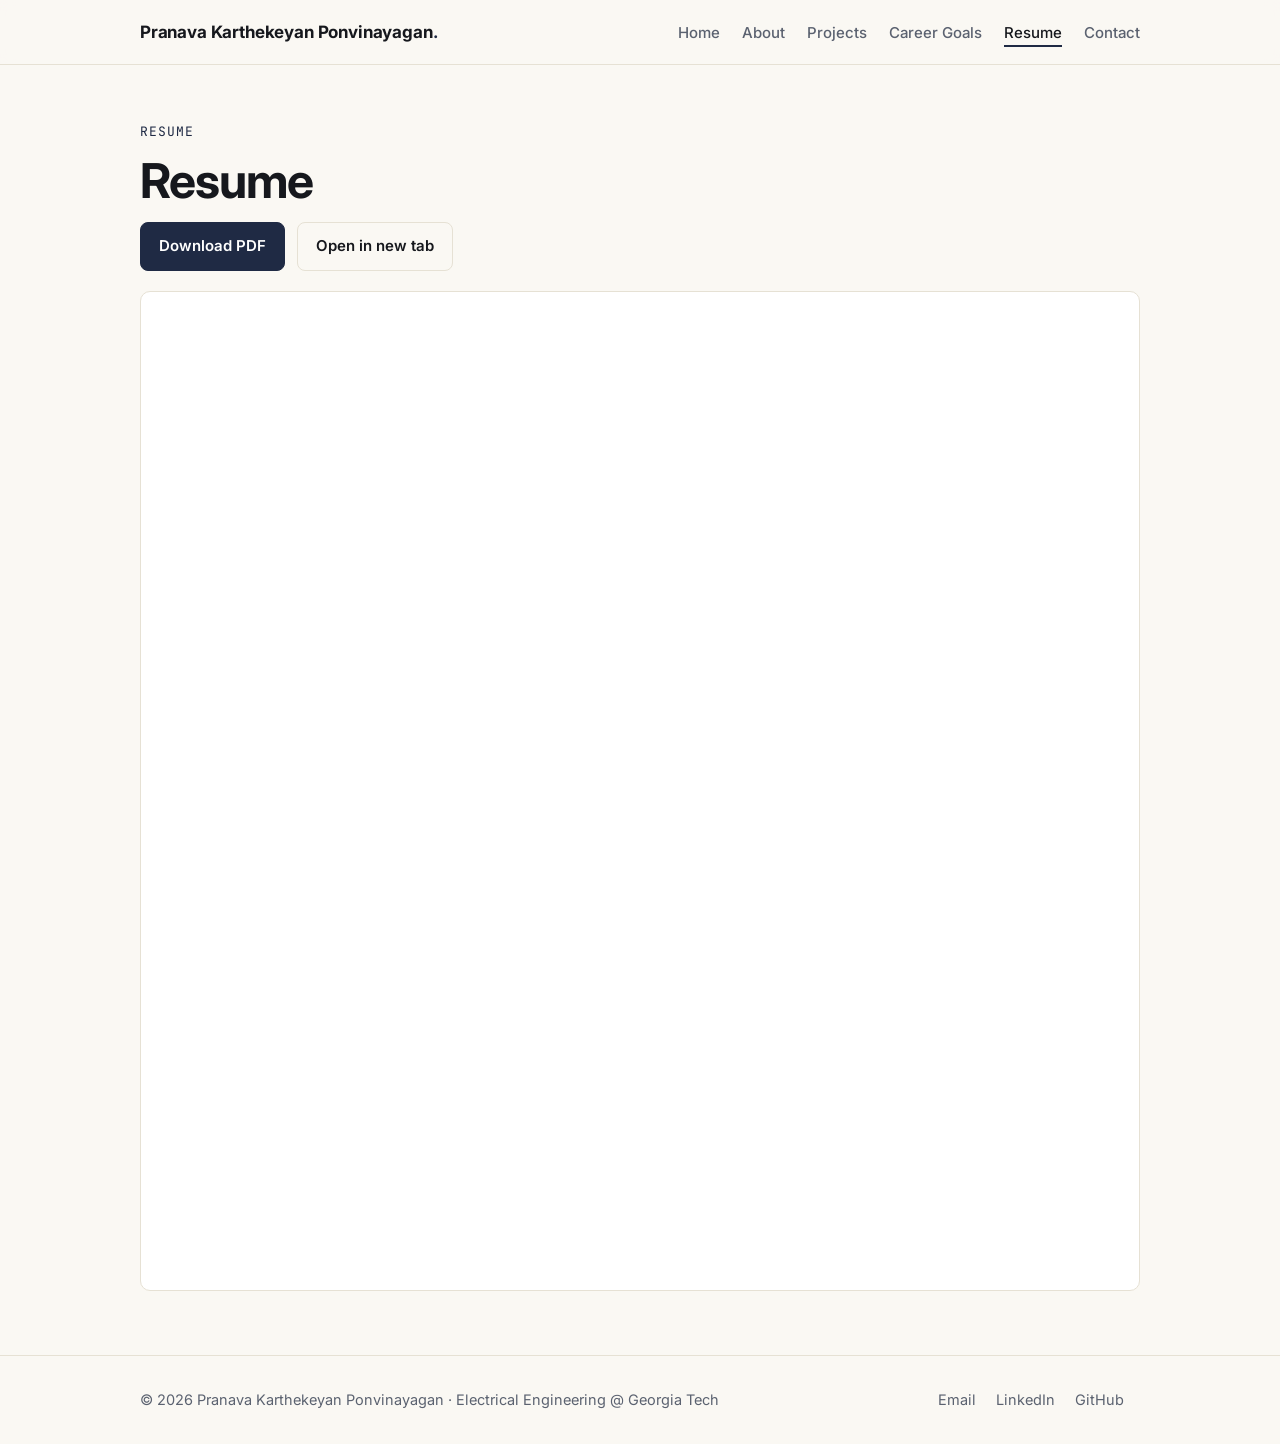
<file: resume.html>
<!doctype html>
<html lang="en">
<head>
<meta charset="utf-8">
<meta name="viewport" content="width=device-width, initial-scale=1">
<title>Resume | Pranava Karthekeyan Ponvinayagan</title>
<meta name="description" content="Resume.">
<link rel="preconnect" href="https://fonts.googleapis.com">
<link rel="preconnect" href="https://fonts.gstatic.com" crossorigin>
<link href="https://fonts.googleapis.com/css2?family=Inter:wght@400;500;600;700&family=JetBrains+Mono:wght@500&display=swap" rel="stylesheet">
<link rel="stylesheet" href="styles.css">
</head>
<body>
<header class="site">
  <div class="wrap">
    <a class="brand" href="index.html">Pranava Karthekeyan Ponvinayagan<span>.</span></a>
    <nav class="main" aria-label="Main">
      <input type="checkbox" id="navtoggle" aria-label="Toggle menu">
      <label for="navtoggle" class="burger" aria-hidden="true">&#9776;</label>
      <ul>
<li><a href="index.html">Home</a></li>
<li><a href="about.html">About</a></li>
<li><a href="projects.html">Projects</a></li>
<li><a href="goals.html">Career Goals</a></li>
<li><a href="resume.html" aria-current="page">Resume</a></li>
<li><a href="contact.html">Contact</a></li>
      </ul>
    </nav>
  </div>
</header>
<main>

<section>
  <div class="wrap">
    <span class="eyebrow">Resume</span>
    <h1>Resume</h1>
    <div class="btns" style="margin:0 0 20px">
      <a class="btn" href="assets/Pranava_Ponvinayagan_Resume.pdf" download>Download PDF</a>
      <a class="btn ghost" href="assets/Pranava_Ponvinayagan_Resume.pdf" target="_blank" rel="noopener">Open in new tab</a>
    </div>
    <iframe class="pdf" src="assets/Pranava_Ponvinayagan_Resume.pdf" title="Resume PDF"></iframe>
  </div>
</section>

</main>
<footer class="site">
  <div class="wrap">
    <div>&copy; 2026 Pranava Karthekeyan Ponvinayagan &middot; Electrical Engineering @ Georgia Tech</div>
    <div>
      <a href="mailto:pponvinayagan3@gatech.edu">Email</a>
      <a href="https://www.linkedin.com/in/pranava-ponvinayagan/" target="_blank" rel="noopener">LinkedIn</a>
      <a href="https://github.com/PranavaKP30" target="_blank" rel="noopener">GitHub</a>
    </div>
  </div>
</footer>
</body>
</html>
</file>
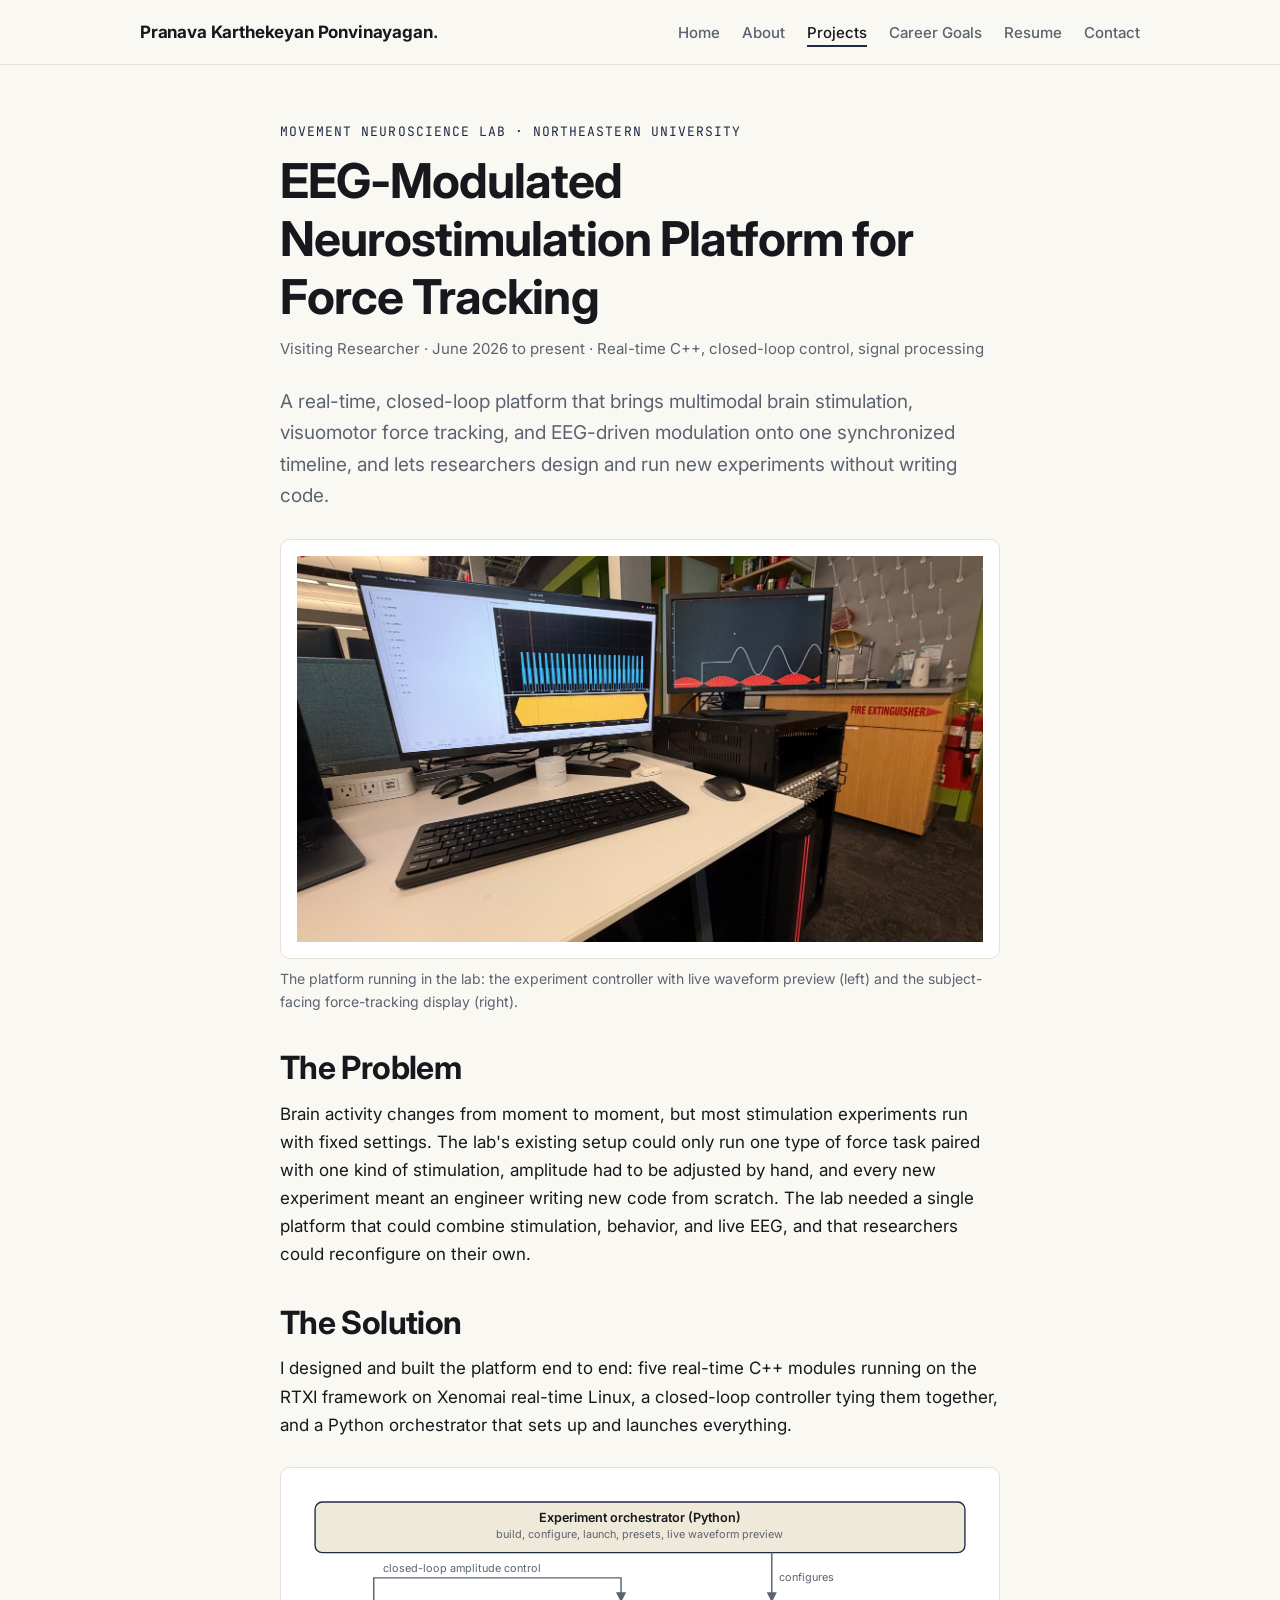
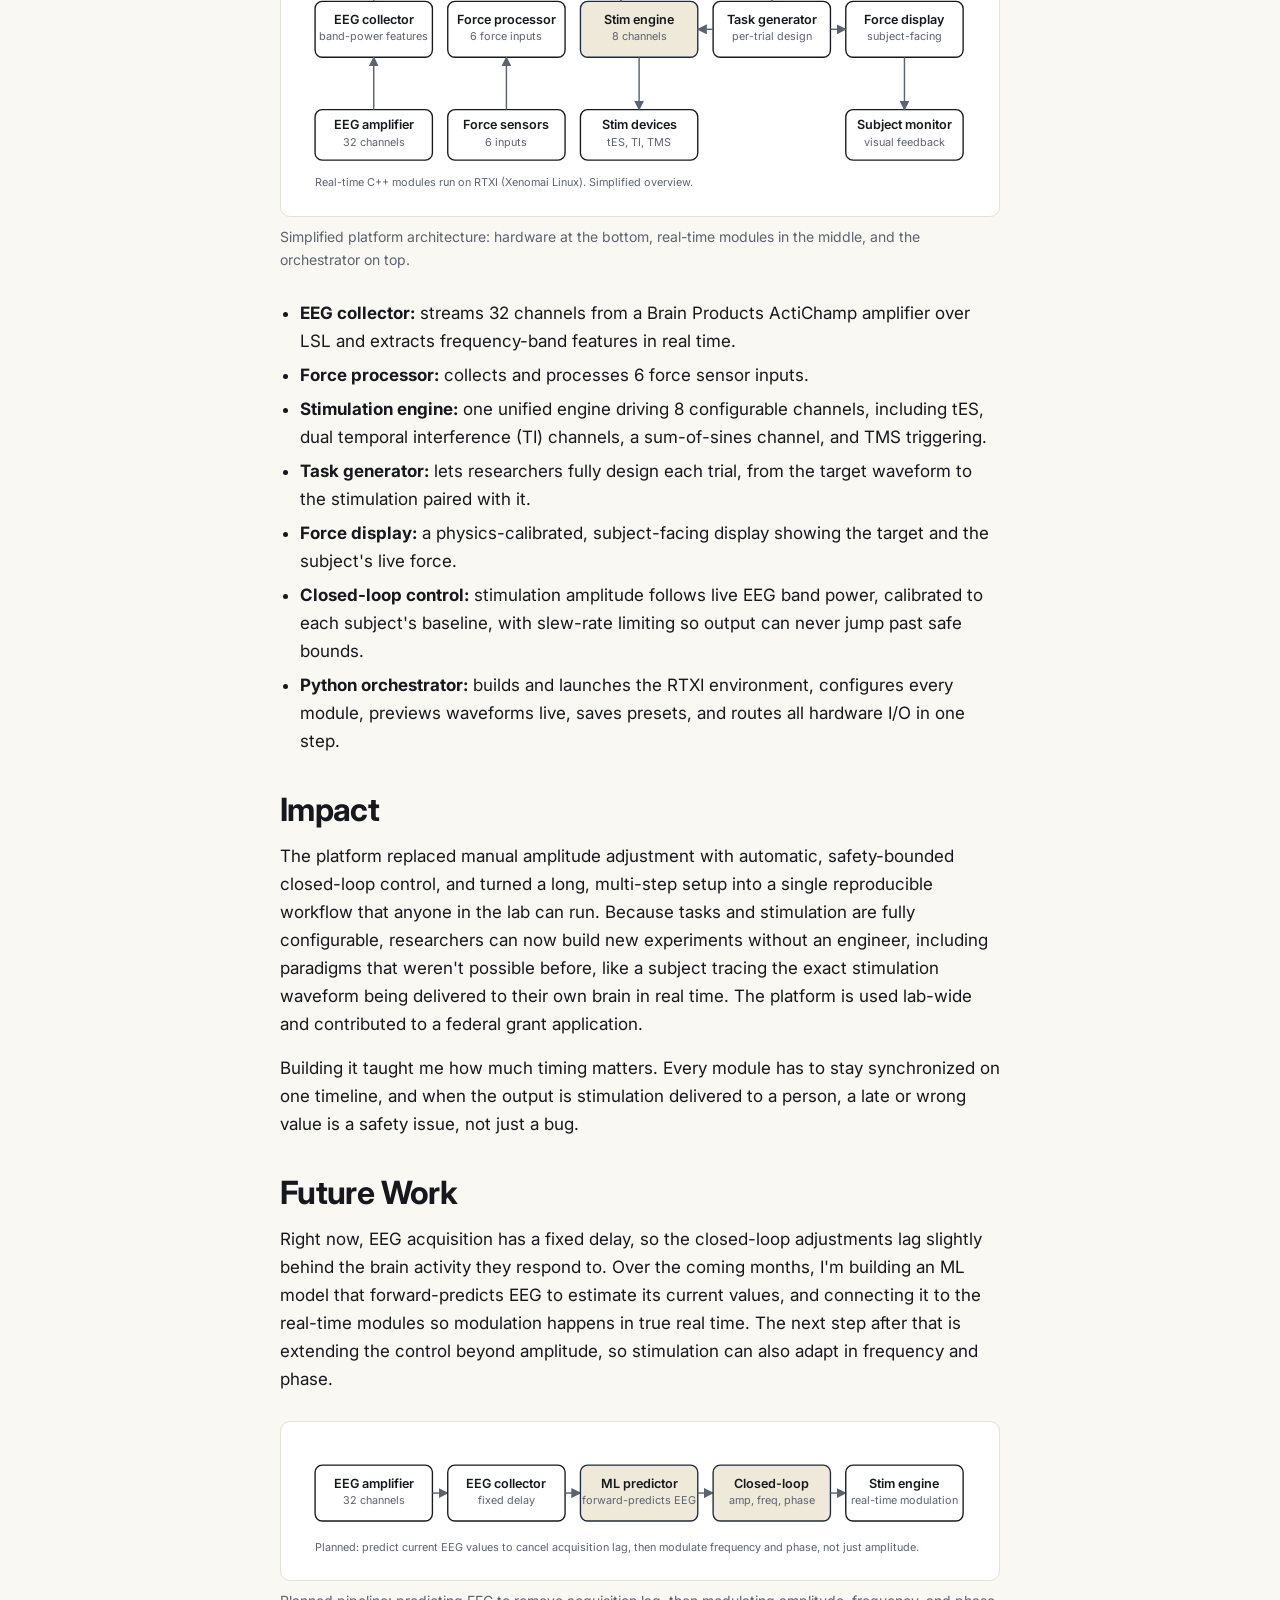
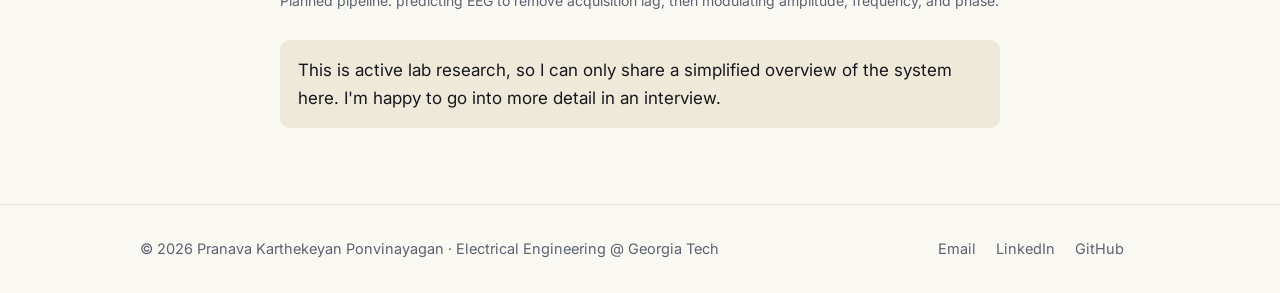
<file: projects/closed-loop-platform.html>
<!doctype html>
<html lang="en">
<head>
<meta charset="utf-8">
<meta name="viewport" content="width=device-width, initial-scale=1">
<title>EEG-Modulated Neurostimulation Platform | Pranava Karthekeyan Ponvinayagan</title>
<meta name="description" content="EEG-Modulated Neurostimulation Platform for Force Tracking at Northeastern's Movement Neuroscience Lab.">
<link rel="preconnect" href="https://fonts.googleapis.com">
<link rel="preconnect" href="https://fonts.gstatic.com" crossorigin>
<link href="https://fonts.googleapis.com/css2?family=Inter:wght@400;500;600;700&family=JetBrains+Mono:wght@500&display=swap" rel="stylesheet">
<link rel="stylesheet" href="../styles.css">
</head>
<body>
<header class="site">
  <div class="wrap">
    <a class="brand" href="../index.html">Pranava Karthekeyan Ponvinayagan<span>.</span></a>
    <nav class="main" aria-label="Main">
      <input type="checkbox" id="navtoggle" aria-label="Toggle menu">
      <label for="navtoggle" class="burger" aria-hidden="true">&#9776;</label>
      <ul>
<li><a href="../index.html">Home</a></li>
<li><a href="../about.html">About</a></li>
<li><a href="../projects.html" aria-current="page">Projects</a></li>
<li><a href="../goals.html">Career Goals</a></li>
<li><a href="../resume.html">Resume</a></li>
<li><a href="../contact.html">Contact</a></li>
      </ul>
    </nav>
  </div>
</header>
<main>

<section>
  <div class="wrap prose">
    <span class="eyebrow">Movement Neuroscience Lab &middot; Northeastern University</span>
    <h1>EEG-Modulated Neurostimulation Platform for Force Tracking</h1>
    <p class="meta">Visiting Researcher &middot; June 2026 to present &middot; Real-time C++, closed-loop control, signal processing</p>
    <p class="lead">A real-time, closed-loop platform that brings multimodal brain stimulation, visuomotor force tracking, and EEG-driven modulation onto one synchronized timeline, and lets researchers design and run new experiments without writing code.</p>

    <figure><div class="frame"><img src="../assets/closed-loop-setup.jpeg" alt="The platform running in the lab, with the experiment controller and the subject-facing force-tracking display" loading="lazy" onerror="this.closest('figure').remove()"></div><figcaption>The platform running in the lab: the experiment controller with live waveform preview (left) and the subject-facing force-tracking display (right).</figcaption></figure>

    <h2>The Problem</h2>
    <p>Brain activity changes from moment to moment, but most stimulation experiments run with fixed settings. The lab's existing setup could only run one type of force task paired with one kind of stimulation, amplitude had to be adjusted by hand, and every new experiment meant an engineer writing new code from scratch. The lab needed a single platform that could combine stimulation, behavior, and live EEG, and that researchers could reconfigure on their own.</p>

    <h2>The Solution</h2>
    <p>I designed and built the platform end to end: five real-time C++ modules running on the RTXI framework on Xenomai real-time Linux, a closed-loop controller tying them together, and a Python orchestrator that sets up and launches everything.</p>
    <figure><div class="frame"><svg class="diagram" viewBox="0 0 760 350" role="img" aria-label="Platform architecture overview" xmlns="http://www.w3.org/2000/svg" style="color:var(--muted)"><defs><marker id="ah" viewBox="0 0 10 10" refX="9" refY="5" markerWidth="7" markerHeight="7" orient="auto-start-reverse"><path d="M0,0 L10,5 L0,10 z" fill="currentColor" style="color:var(--muted)"/></marker></defs><rect class="hl" x="20" y="20" width="720" height="56" rx="8"/><text x="380.0" y="42.0" text-anchor="middle" font-size="14" font-weight="600">Experiment orchestrator (Python)</text><text class="small" x="380.0" y="60.0" text-anchor="middle">build, configure, launch, presets, live waveform preview</text><rect class="box" x="20" y="130" width="130" height="62" rx="8"/><text x="85.0" y="155.0" text-anchor="middle" font-size="14" font-weight="600">EEG collector</text><text class="small" x="85.0" y="173.0" text-anchor="middle">band-power features</text><rect class="box" x="167" y="130" width="130" height="62" rx="8"/><text x="232.0" y="155.0" text-anchor="middle" font-size="14" font-weight="600">Force processor</text><text class="small" x="232.0" y="173.0" text-anchor="middle">6 force inputs</text><rect class="hl" x="314" y="130" width="130" height="62" rx="8"/><text x="379.0" y="155.0" text-anchor="middle" font-size="14" font-weight="600">Stim engine</text><text class="small" x="379.0" y="173.0" text-anchor="middle">8 channels</text><rect class="box" x="461" y="130" width="130" height="62" rx="8"/><text x="526.0" y="155.0" text-anchor="middle" font-size="14" font-weight="600">Task generator</text><text class="small" x="526.0" y="173.0" text-anchor="middle">per-trial design</text><rect class="box" x="608" y="130" width="130" height="62" rx="8"/><text x="673.0" y="155.0" text-anchor="middle" font-size="14" font-weight="600">Force display</text><text class="small" x="673.0" y="173.0" text-anchor="middle">subject-facing</text><rect class="box" x="20" y="250" width="130" height="56" rx="8"/><text x="85.0" y="272.0" text-anchor="middle" font-size="14" font-weight="600">EEG amplifier</text><text class="small" x="85.0" y="290.0" text-anchor="middle">32 channels</text><rect class="box" x="167" y="250" width="130" height="56" rx="8"/><text x="232.0" y="272.0" text-anchor="middle" font-size="14" font-weight="600">Force sensors</text><text class="small" x="232.0" y="290.0" text-anchor="middle">6 inputs</text><rect class="box" x="314" y="250" width="130" height="56" rx="8"/><text x="379.0" y="272.0" text-anchor="middle" font-size="14" font-weight="600">Stim devices</text><text class="small" x="379.0" y="290.0" text-anchor="middle">tES, TI, TMS</text><rect class="box" x="608" y="250" width="130" height="56" rx="8"/><text x="673.0" y="272.0" text-anchor="middle" font-size="14" font-weight="600">Subject monitor</text><text class="small" x="673.0" y="290.0" text-anchor="middle">visual feedback</text><line class="line" x1="85.0" y1="250" x2="85.0" y2="192" marker-end="url(#ah)"/><line class="line" x1="232.0" y1="250" x2="232.0" y2="192" marker-end="url(#ah)"/><line class="line" x1="379.0" y1="192" x2="379.0" y2="250" marker-end="url(#ah)"/><line class="line" x1="673.0" y1="192" x2="673.0" y2="250" marker-end="url(#ah)"/><line class="line" x1="461" y1="161" x2="444" y2="161" marker-end="url(#ah)"/><line class="line" x1="591" y1="161" x2="608" y2="161" marker-end="url(#ah)"/><path class="line" d="M85.0 130 L85.0 104 L359.0 104 L359.0 130" marker-end="url(#ah)"/><text class="small" x="95.0" y="98">closed-loop amplitude control</text><line class="line" x1="526.0" y1="76" x2="526.0" y2="130" marker-end="url(#ah)"/><text class="small" x="534.0" y="108">configures</text><text class="small" x="20" y="335">Real-time C++ modules run on RTXI (Xenomai Linux). Simplified overview.</text></svg></div><figcaption>Simplified platform architecture: hardware at the bottom, real-time modules in the middle, and the orchestrator on top.</figcaption></figure>
    <ul>
      <li><b>EEG collector:</b> streams 32 channels from a Brain Products ActiChamp amplifier over LSL and extracts frequency-band features in real time.</li>
      <li><b>Force processor:</b> collects and processes 6 force sensor inputs.</li>
      <li><b>Stimulation engine:</b> one unified engine driving 8 configurable channels, including tES, dual temporal interference (TI) channels, a sum-of-sines channel, and TMS triggering.</li>
      <li><b>Task generator:</b> lets researchers fully design each trial, from the target waveform to the stimulation paired with it.</li>
      <li><b>Force display:</b> a physics-calibrated, subject-facing display showing the target and the subject's live force.</li>
      <li><b>Closed-loop control:</b> stimulation amplitude follows live EEG band power, calibrated to each subject's baseline, with slew-rate limiting so output can never jump past safe bounds.</li>
      <li><b>Python orchestrator:</b> builds and launches the RTXI environment, configures every module, previews waveforms live, saves presets, and routes all hardware I/O in one step.</li>
    </ul>

    <h2>Impact</h2>
    <p>The platform replaced manual amplitude adjustment with automatic, safety-bounded closed-loop control, and turned a long, multi-step setup into a single reproducible workflow that anyone in the lab can run. Because tasks and stimulation are fully configurable, researchers can now build new experiments without an engineer, including paradigms that weren't possible before, like a subject tracing the exact stimulation waveform being delivered to their own brain in real time. The platform is used lab-wide and contributed to a federal grant application.</p>
    <p>Building it taught me how much timing matters. Every module has to stay synchronized on one timeline, and when the output is stimulation delivered to a person, a late or wrong value is a safety issue, not just a bug.</p>

    <h2>Future Work</h2>
    <p>Right now, EEG acquisition has a fixed delay, so the closed-loop adjustments lag slightly behind the brain activity they respond to. Over the coming months, I'm building an ML model that forward-predicts EEG to estimate its current values, and connecting it to the real-time modules so modulation happens in true real time. The next step after that is extending the control beyond amplitude, so stimulation can also adapt in frequency and phase.</p>
    <figure><div class="frame"><svg class="diagram" viewBox="0 0 760 140" role="img" aria-label="Planned predictive closed-loop pipeline" xmlns="http://www.w3.org/2000/svg" style="color:var(--muted)"><defs><marker id="ah2" viewBox="0 0 10 10" refX="9" refY="5" markerWidth="7" markerHeight="7" orient="auto-start-reverse"><path d="M0,0 L10,5 L0,10 z" fill="currentColor" style="color:var(--muted)"/></marker></defs><rect class="box" x="20" y="30" width="130" height="62" rx="8"/><text x="85.0" y="55.0" text-anchor="middle" font-size="14" font-weight="600">EEG amplifier</text><text class="small" x="85.0" y="73.0" text-anchor="middle">32 channels</text><line class="line" x1="150" y1="61" x2="167" y2="61" marker-end="url(#ah2)"/><rect class="box" x="167" y="30" width="130" height="62" rx="8"/><text x="232.0" y="55.0" text-anchor="middle" font-size="14" font-weight="600">EEG collector</text><text class="small" x="232.0" y="73.0" text-anchor="middle">fixed delay</text><line class="line" x1="297" y1="61" x2="314" y2="61" marker-end="url(#ah2)"/><rect class="hl" x="314" y="30" width="130" height="62" rx="8"/><text x="379.0" y="55.0" text-anchor="middle" font-size="14" font-weight="600">ML predictor</text><text class="small" x="379.0" y="73.0" text-anchor="middle">forward-predicts EEG</text><line class="line" x1="444" y1="61" x2="461" y2="61" marker-end="url(#ah2)"/><rect class="hl" x="461" y="30" width="130" height="62" rx="8"/><text x="526.0" y="55.0" text-anchor="middle" font-size="14" font-weight="600">Closed-loop</text><text class="small" x="526.0" y="73.0" text-anchor="middle">amp, freq, phase</text><line class="line" x1="591" y1="61" x2="608" y2="61" marker-end="url(#ah2)"/><rect class="box" x="608" y="30" width="130" height="62" rx="8"/><text x="673.0" y="55.0" text-anchor="middle" font-size="14" font-weight="600">Stim engine</text><text class="small" x="673.0" y="73.0" text-anchor="middle">real-time modulation</text><text class="small" x="20" y="125">Planned: predict current EEG values to cancel acquisition lag, then modulate frequency and phase, not just amplitude.</text></svg></div><figcaption>Planned pipeline: predicting EEG to remove acquisition lag, then modulating amplitude, frequency, and phase.</figcaption></figure>

    <p class="callout">This is active lab research, so I can only share a simplified overview of the system here. I'm happy to go into more detail in an interview.</p>
  </div>
</section>

</main>
<footer class="site">
  <div class="wrap">
    <div>&copy; 2026 Pranava Karthekeyan Ponvinayagan &middot; Electrical Engineering @ Georgia Tech</div>
    <div>
      <a href="mailto:pponvinayagan3@gatech.edu">Email</a>
      <a href="https://www.linkedin.com/in/pranava-ponvinayagan/" target="_blank" rel="noopener">LinkedIn</a>
      <a href="https://github.com/PranavaKP30" target="_blank" rel="noopener">GitHub</a>
    </div>
  </div>
</footer>
</body>
</html>
</file>
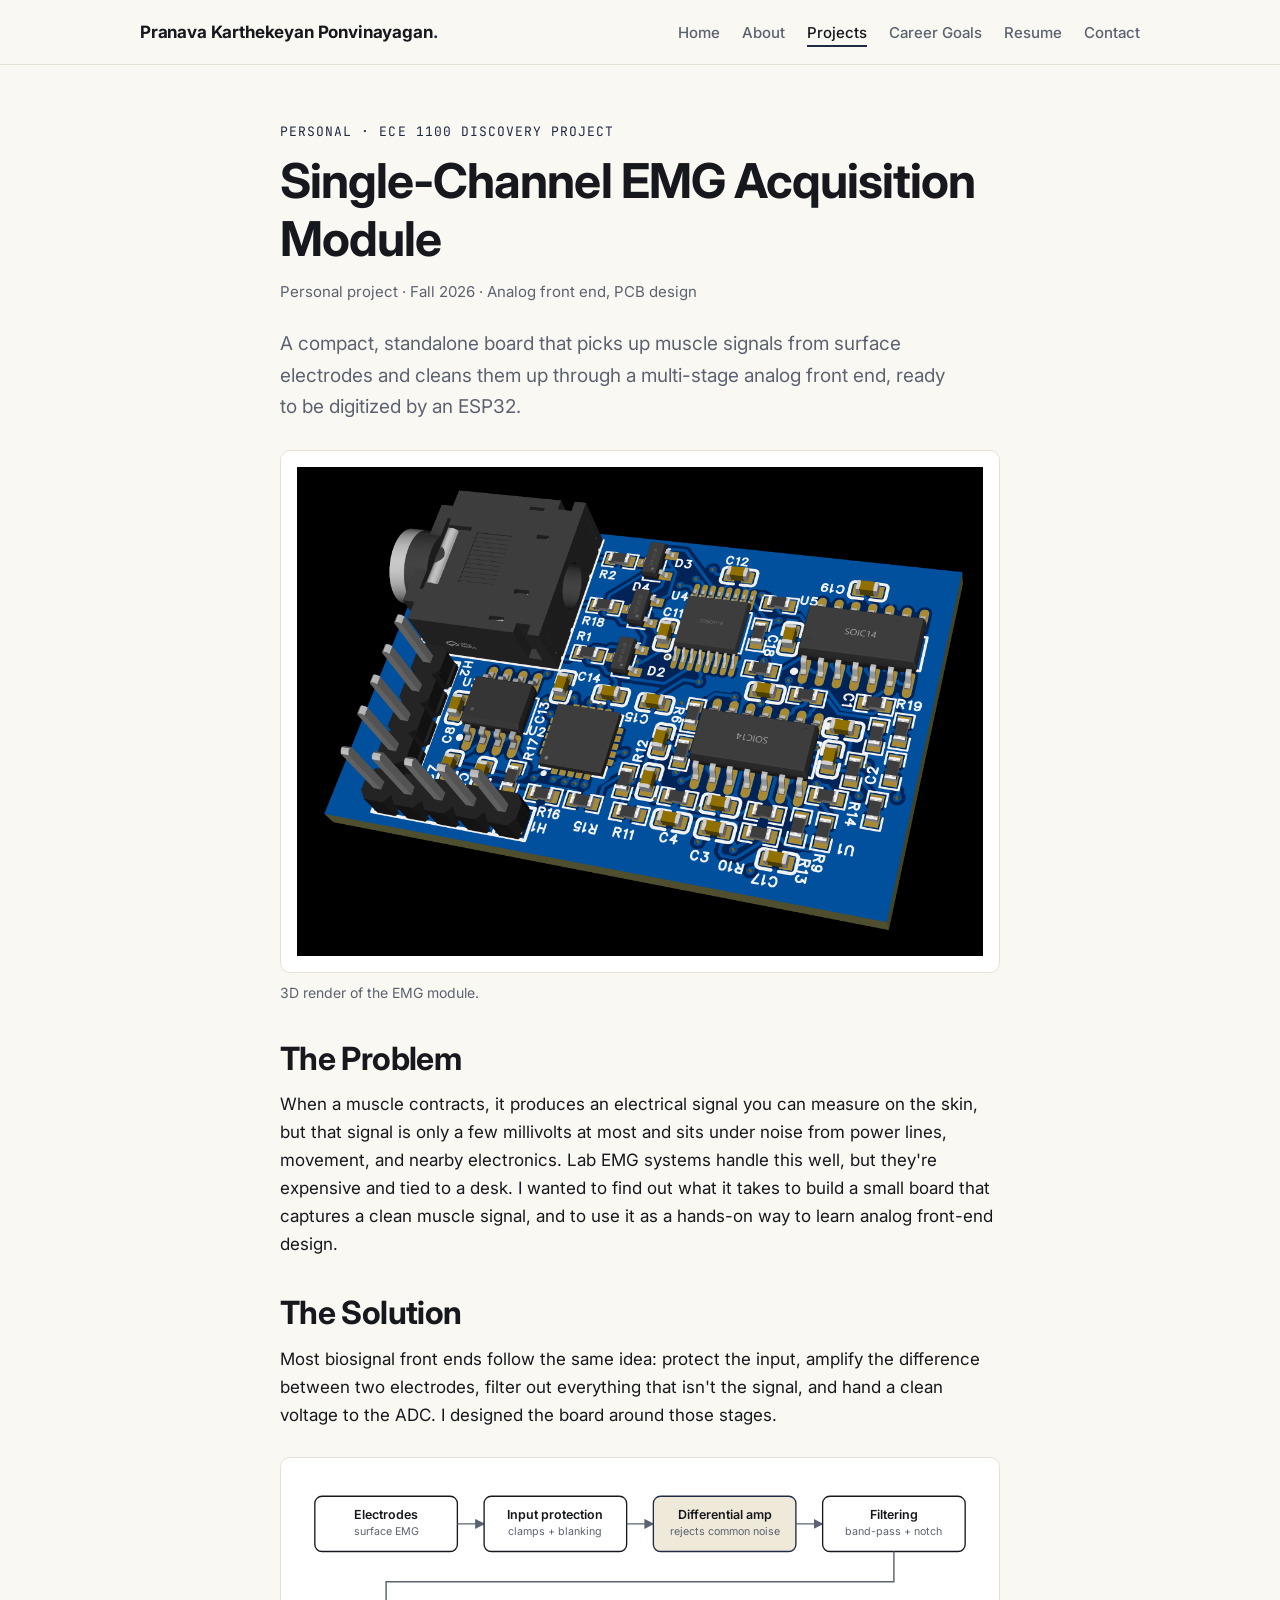
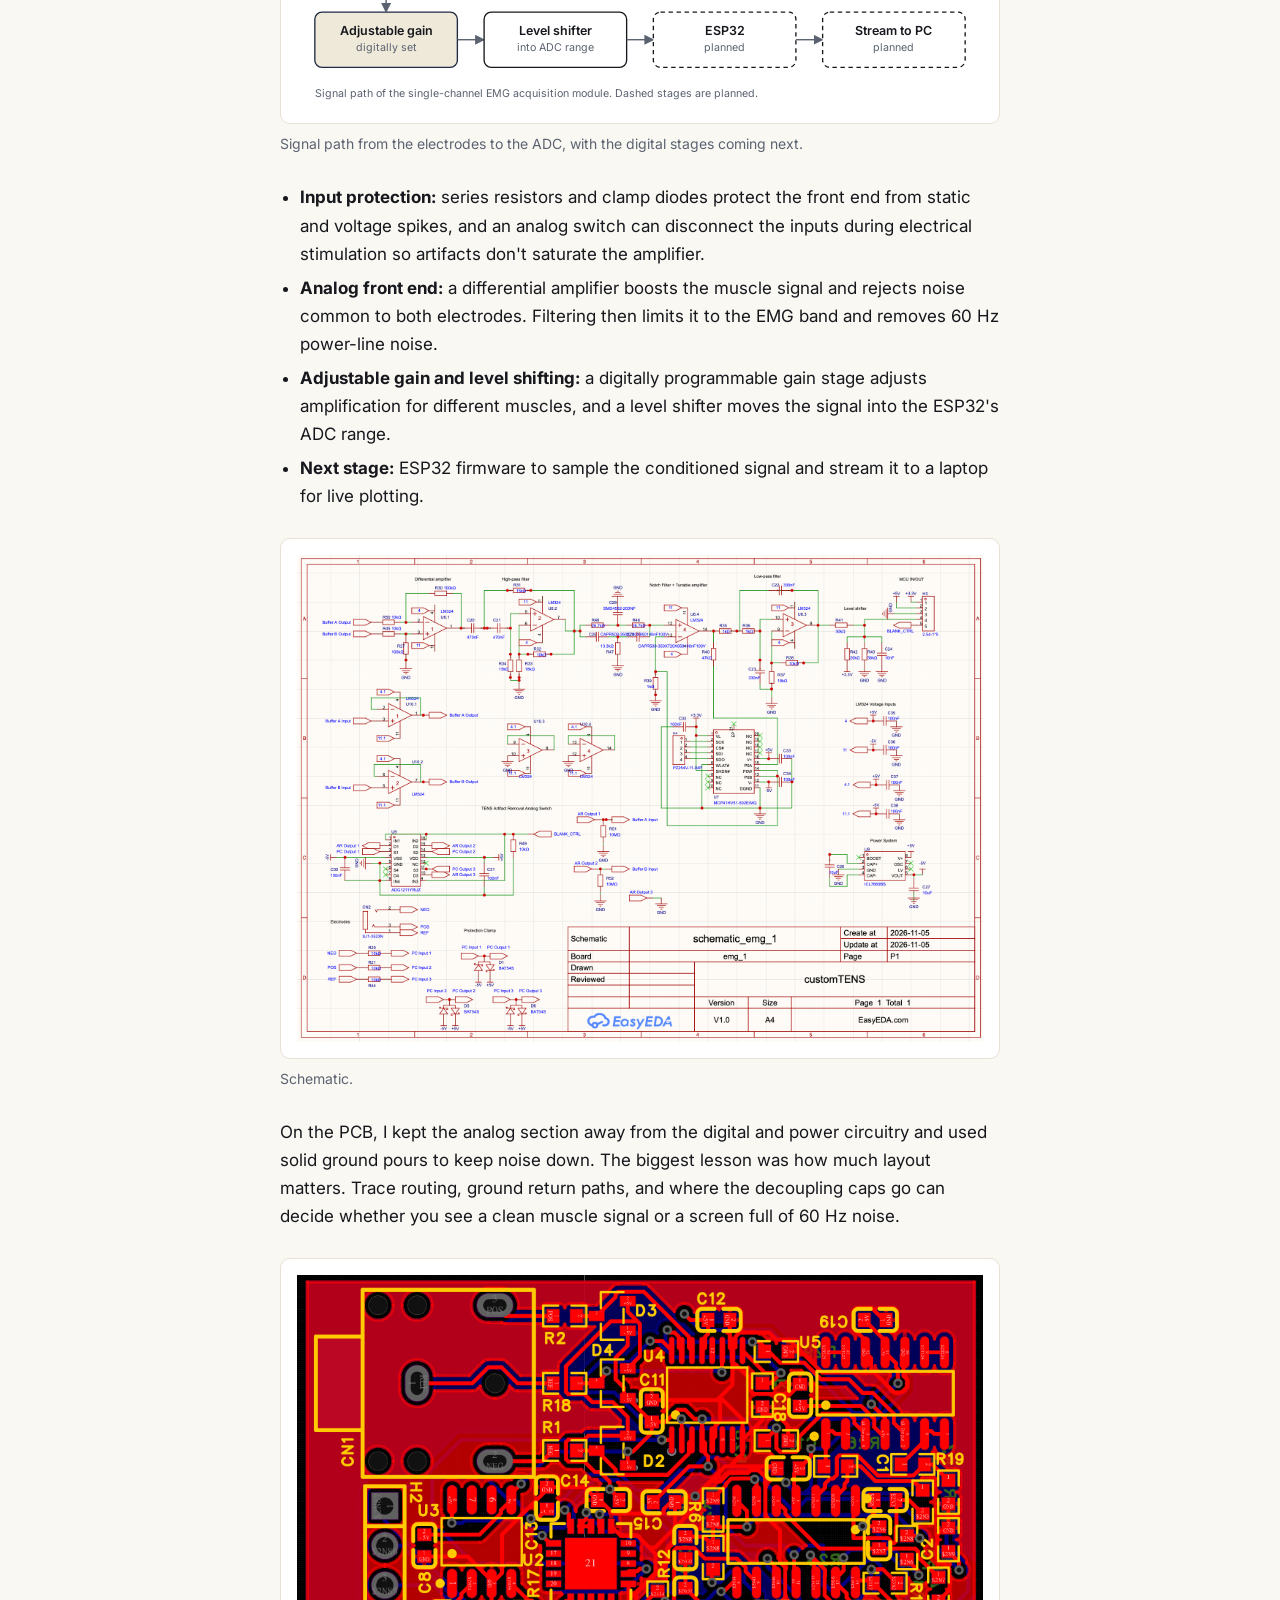
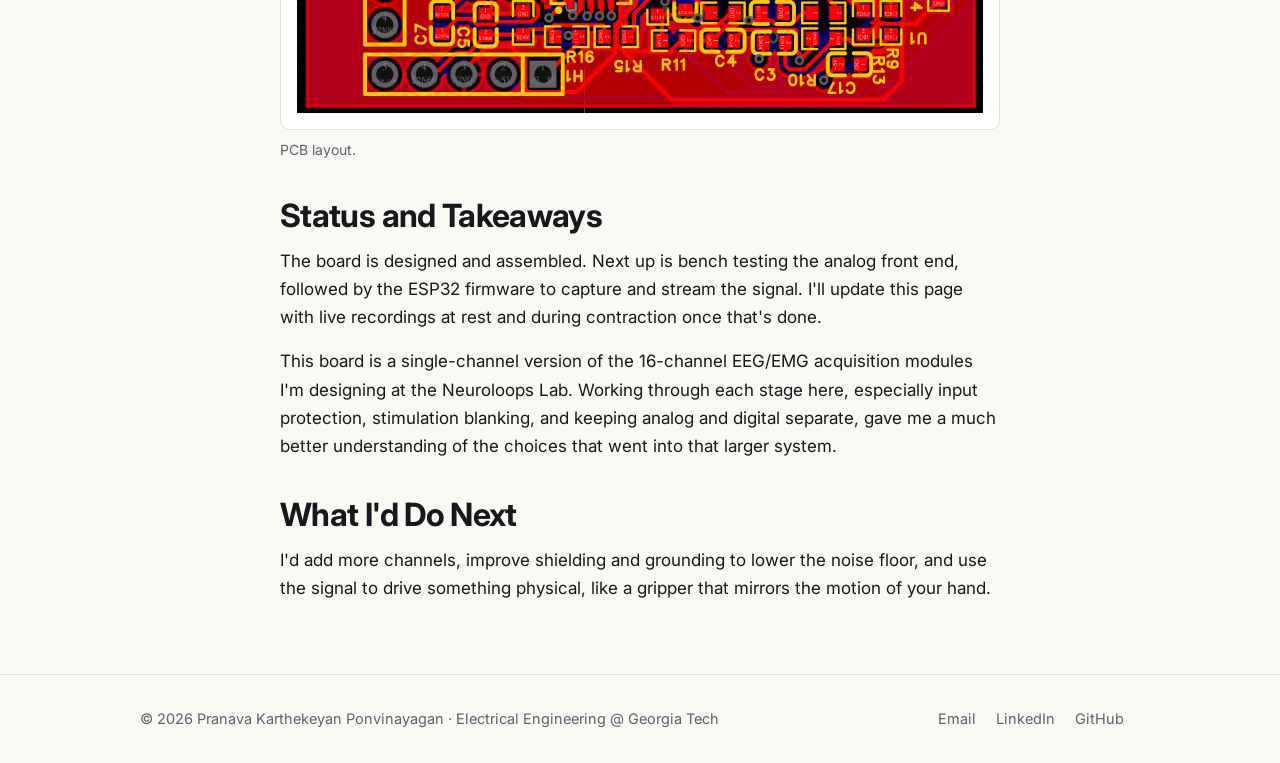
<file: projects/emg-module.html>
<!doctype html>
<html lang="en">
<head>
<meta charset="utf-8">
<meta name="viewport" content="width=device-width, initial-scale=1">
<title>EMG Acquisition Module | Pranava Karthekeyan Ponvinayagan</title>
<meta name="description" content="ECE 1100 Discovery Project: single-channel EMG acquisition module.">
<link rel="preconnect" href="https://fonts.googleapis.com">
<link rel="preconnect" href="https://fonts.gstatic.com" crossorigin>
<link href="https://fonts.googleapis.com/css2?family=Inter:wght@400;500;600;700&family=JetBrains+Mono:wght@500&display=swap" rel="stylesheet">
<link rel="stylesheet" href="../styles.css">
</head>
<body>
<header class="site">
  <div class="wrap">
    <a class="brand" href="../index.html">Pranava Karthekeyan Ponvinayagan<span>.</span></a>
    <nav class="main" aria-label="Main">
      <input type="checkbox" id="navtoggle" aria-label="Toggle menu">
      <label for="navtoggle" class="burger" aria-hidden="true">&#9776;</label>
      <ul>
<li><a href="../index.html">Home</a></li>
<li><a href="../about.html">About</a></li>
<li><a href="../projects.html" aria-current="page">Projects</a></li>
<li><a href="../goals.html">Career Goals</a></li>
<li><a href="../resume.html">Resume</a></li>
<li><a href="../contact.html">Contact</a></li>
      </ul>
    </nav>
  </div>
</header>
<main>

<section>
  <div class="wrap prose">
    <span class="eyebrow">Personal &middot; ECE 1100 Discovery Project</span>
    <h1>Single-Channel EMG Acquisition Module</h1>
    <p class="meta">Personal project &middot; Fall 2026 &middot; Analog front end, PCB design</p>
    <p class="lead">A compact, standalone board that picks up muscle signals from surface electrodes and cleans them up through a multi-stage analog front end, ready to be digitized by an ESP32.</p>

    <figure><div class="frame"><img src="../assets/emg-board.png" alt="3D render of the EMG acquisition module" loading="lazy" onerror="this.replaceWith(Object.assign(document.createElement('div'),{className:'todo',textContent:'Add image: ../assets/emg-board.png'}))"></div><figcaption>3D render of the EMG module.</figcaption></figure>

    <h2>The Problem</h2>
    <p>When a muscle contracts, it produces an electrical signal you can measure on the skin, but that signal is only a few millivolts at most and sits under noise from power lines, movement, and nearby electronics. Lab EMG systems handle this well, but they're expensive and tied to a desk. I wanted to find out what it takes to build a small board that captures a clean muscle signal, and to use it as a hands-on way to learn analog front-end design.</p>

    <h2>The Solution</h2>
    <p>Most biosignal front ends follow the same idea: protect the input, amplify the difference between two electrodes, filter out everything that isn't the signal, and hand a clean voltage to the ADC. I designed the board around those stages.</p>
    <figure><div class="frame"><svg class="diagram" viewBox="0 0 770 262" role="img" aria-label="EMG module signal path" xmlns="http://www.w3.org/2000/svg" style="color:var(--muted)"><defs><marker id="ah" viewBox="0 0 10 10" refX="9" refY="5" markerWidth="7" markerHeight="7" orient="auto-start-reverse"><path d="M0,0 L10,5 L0,10 z" fill="currentColor" style="color:var(--muted)"/></marker></defs><rect class="box" x="20" y="25" width="160" height="62" rx="8"/><text x="100.0" y="51.0" text-anchor="middle" font-size="14" font-weight="600">Electrodes</text><text class="small" x="100.0" y="69.0" text-anchor="middle">surface EMG</text><line class="line" x1="180" y1="56.0" x2="210" y2="56.0" marker-end="url(#ah)"/><rect class="box" x="210" y="25" width="160" height="62" rx="8"/><text x="290.0" y="51.0" text-anchor="middle" font-size="14" font-weight="600">Input protection</text><text class="small" x="290.0" y="69.0" text-anchor="middle">clamps + blanking</text><line class="line" x1="370" y1="56.0" x2="400" y2="56.0" marker-end="url(#ah)"/><rect class="hl" x="400" y="25" width="160" height="62" rx="8"/><text x="480.0" y="51.0" text-anchor="middle" font-size="14" font-weight="600">Differential amp</text><text class="small" x="480.0" y="69.0" text-anchor="middle">rejects common noise</text><line class="line" x1="560" y1="56.0" x2="590" y2="56.0" marker-end="url(#ah)"/><rect class="box" x="590" y="25" width="160" height="62" rx="8"/><text x="670.0" y="51.0" text-anchor="middle" font-size="14" font-weight="600">Filtering</text><text class="small" x="670.0" y="69.0" text-anchor="middle">band-pass + notch</text><rect class="hl" x="20" y="155" width="160" height="62" rx="8"/><text x="100.0" y="181.0" text-anchor="middle" font-size="14" font-weight="600">Adjustable gain</text><text class="small" x="100.0" y="199.0" text-anchor="middle">digitally set</text><line class="line" x1="180" y1="186.0" x2="210" y2="186.0" marker-end="url(#ah)"/><rect class="box" x="210" y="155" width="160" height="62" rx="8"/><text x="290.0" y="181.0" text-anchor="middle" font-size="14" font-weight="600">Level shifter</text><text class="small" x="290.0" y="199.0" text-anchor="middle">into ADC range</text><line class="line" x1="370" y1="186.0" x2="400" y2="186.0" marker-end="url(#ah)"/><rect class="box" x="400" y="155" width="160" height="62" rx="8" style="stroke-dasharray:5 4"/><text x="480.0" y="181.0" text-anchor="middle" font-size="14" font-weight="600">ESP32</text><text class="small" x="480.0" y="199.0" text-anchor="middle">planned</text><line class="line" x1="560" y1="186.0" x2="590" y2="186.0" marker-end="url(#ah)"/><rect class="box" x="590" y="155" width="160" height="62" rx="8" style="stroke-dasharray:5 4"/><text x="670.0" y="181.0" text-anchor="middle" font-size="14" font-weight="600">Stream to PC</text><text class="small" x="670.0" y="199.0" text-anchor="middle">planned</text><path class="line" d="M670 87 L670 121 L100 121 L100 155" marker-end="url(#ah)"/><text class="small" x="20" y="250">Signal path of the single-channel EMG acquisition module. Dashed stages are planned.</text></svg></div><figcaption>Signal path from the electrodes to the ADC, with the digital stages coming next.</figcaption></figure>
    <ul>
      <li><b>Input protection:</b> series resistors and clamp diodes protect the front end from static and voltage spikes, and an analog switch can disconnect the inputs during electrical stimulation so artifacts don't saturate the amplifier.</li>
      <li><b>Analog front end:</b> a differential amplifier boosts the muscle signal and rejects noise common to both electrodes. Filtering then limits it to the EMG band and removes 60 Hz power-line noise.</li>
      <li><b>Adjustable gain and level shifting:</b> a digitally programmable gain stage adjusts amplification for different muscles, and a level shifter moves the signal into the ESP32's ADC range.</li>
      <li><b>Next stage:</b> ESP32 firmware to sample the conditioned signal and stream it to a laptop for live plotting.</li>
    </ul>

    <figure><div class="frame"><img src="../assets/emg-schematic.png" alt="Schematic of the EMG acquisition module" loading="lazy" onerror="this.replaceWith(Object.assign(document.createElement('div'),{className:'todo',textContent:'Add image: ../assets/emg-schematic.png'}))"></div><figcaption>Schematic.</figcaption></figure>

    <p>On the PCB, I kept the analog section away from the digital and power circuitry and used solid ground pours to keep noise down. The biggest lesson was how much layout matters. Trace routing, ground return paths, and where the decoupling caps go can decide whether you see a clean muscle signal or a screen full of 60 Hz noise.</p>

    <figure><div class="frame"><img src="../assets/emg-pcb.png" alt="PCB layout of the EMG acquisition module" loading="lazy" onerror="this.replaceWith(Object.assign(document.createElement('div'),{className:'todo',textContent:'Add image: ../assets/emg-pcb.png'}))"></div><figcaption>PCB layout.</figcaption></figure>

    <h2>Status and Takeaways</h2>
    <p>The board is designed and assembled. Next up is bench testing the analog front end, followed by the ESP32 firmware to capture and stream the signal. I'll update this page with live recordings at rest and during contraction once that's done.</p>
    <p>This board is a single-channel version of the 16-channel EEG/EMG acquisition modules I'm designing at the Neuroloops Lab. Working through each stage here, especially input protection, stimulation blanking, and keeping analog and digital separate, gave me a much better understanding of the choices that went into that larger system.</p>

    <h2>What I'd Do Next</h2>
    <p>I'd add more channels, improve shielding and grounding to lower the noise floor, and use the signal to drive something physical, like a gripper that mirrors the motion of your hand.</p>
  </div>
</section>

</main>
<footer class="site">
  <div class="wrap">
    <div>&copy; 2026 Pranava Karthekeyan Ponvinayagan &middot; Electrical Engineering @ Georgia Tech</div>
    <div>
      <a href="mailto:pponvinayagan3@gatech.edu">Email</a>
      <a href="https://www.linkedin.com/in/pranava-ponvinayagan/" target="_blank" rel="noopener">LinkedIn</a>
      <a href="https://github.com/PranavaKP30" target="_blank" rel="noopener">GitHub</a>
    </div>
  </div>
</footer>
</body>
</html>
</file>
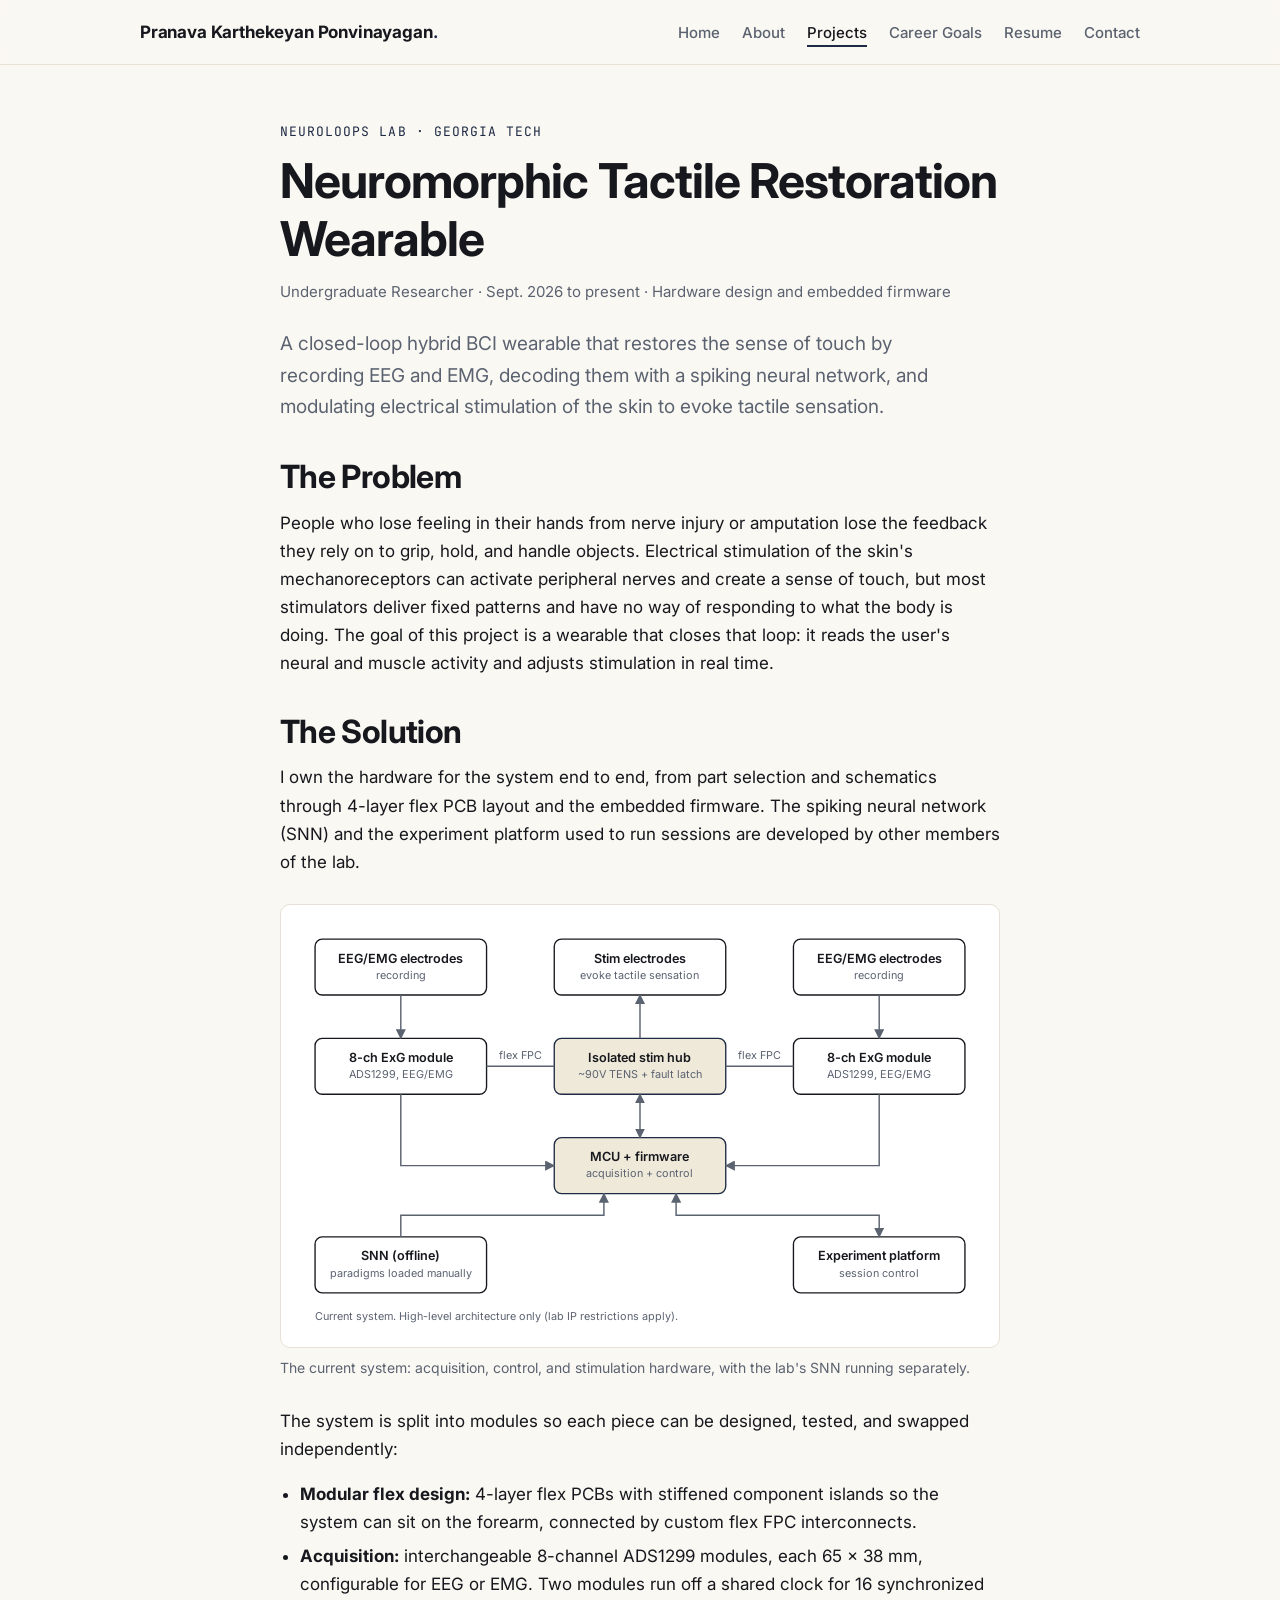
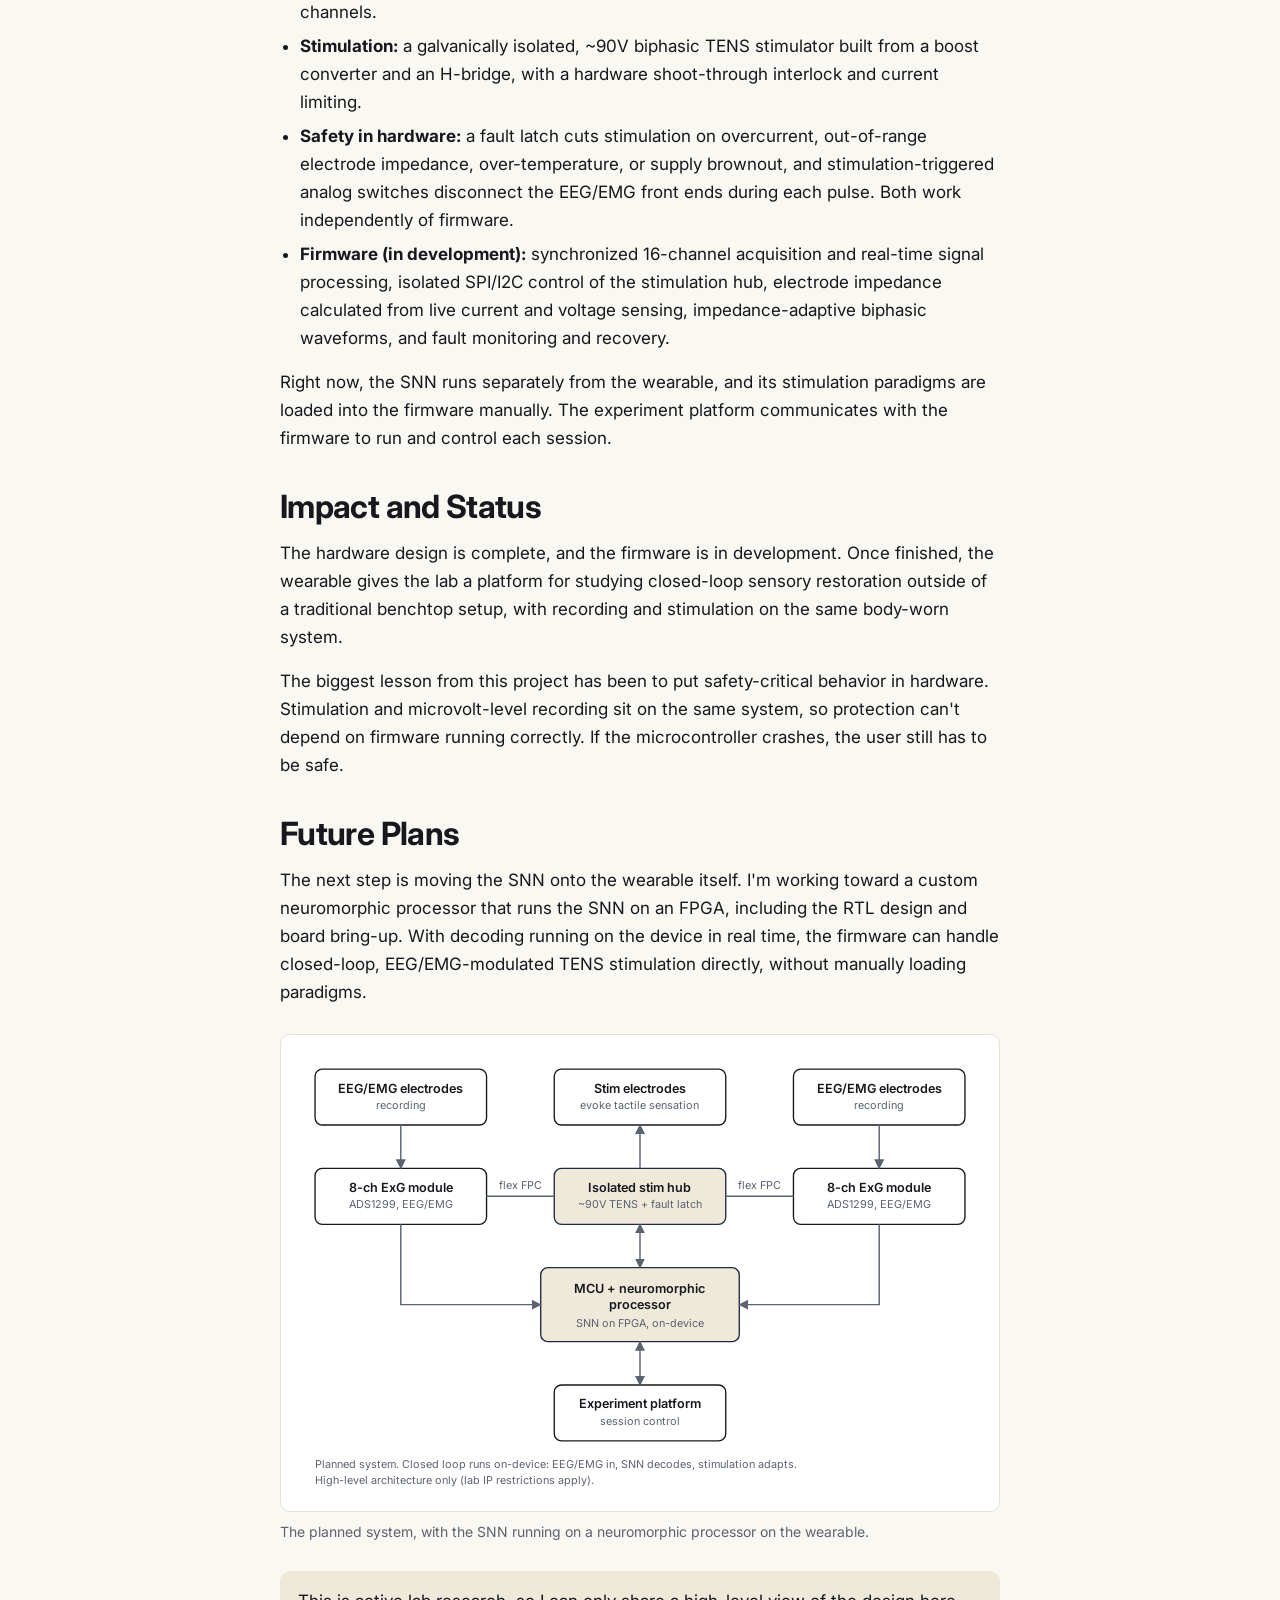
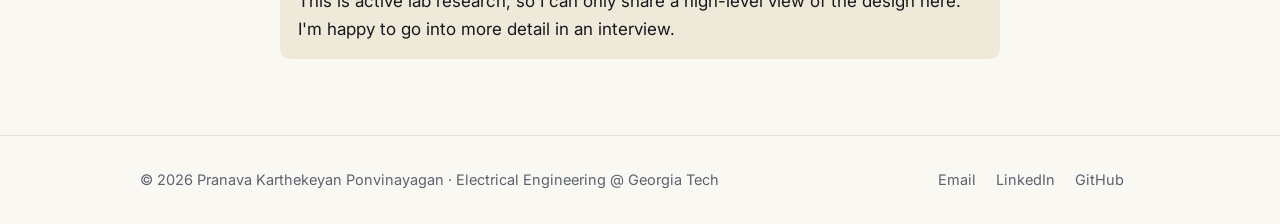
<file: projects/tactile-wearable.html>
<!doctype html>
<html lang="en">
<head>
<meta charset="utf-8">
<meta name="viewport" content="width=device-width, initial-scale=1">
<title>Neuromorphic Tactile Restoration Wearable | Pranava Karthekeyan Ponvinayagan</title>
<meta name="description" content="Neuromorphic Tactile Restoration Wearable: closed-loop EEG/EMG acquisition and TENS stimulation hardware, Neuroloops Lab at Georgia Tech.">
<link rel="preconnect" href="https://fonts.googleapis.com">
<link rel="preconnect" href="https://fonts.gstatic.com" crossorigin>
<link href="https://fonts.googleapis.com/css2?family=Inter:wght@400;500;600;700&family=JetBrains+Mono:wght@500&display=swap" rel="stylesheet">
<link rel="stylesheet" href="../styles.css">
</head>
<body>
<header class="site">
  <div class="wrap">
    <a class="brand" href="../index.html">Pranava Karthekeyan Ponvinayagan<span>.</span></a>
    <nav class="main" aria-label="Main">
      <input type="checkbox" id="navtoggle" aria-label="Toggle menu">
      <label for="navtoggle" class="burger" aria-hidden="true">&#9776;</label>
      <ul>
<li><a href="../index.html">Home</a></li>
<li><a href="../about.html">About</a></li>
<li><a href="../projects.html" aria-current="page">Projects</a></li>
<li><a href="../goals.html">Career Goals</a></li>
<li><a href="../resume.html">Resume</a></li>
<li><a href="../contact.html">Contact</a></li>
      </ul>
    </nav>
  </div>
</header>
<main>

<section>
  <div class="wrap prose">
    <span class="eyebrow">Neuroloops Lab &middot; Georgia Tech</span>
    <h1>Neuromorphic Tactile Restoration Wearable</h1>
    <p class="meta">Undergraduate Researcher &middot; Sept. 2026 to present &middot; Hardware design and embedded firmware</p>
    <p class="lead">A closed-loop hybrid BCI wearable that restores the sense of touch by recording EEG and EMG, decoding them with a spiking neural network, and modulating electrical stimulation of the skin to evoke tactile sensation.</p>

    <h2>The Problem</h2>
    <p>People who lose feeling in their hands from nerve injury or amputation lose the feedback they rely on to grip, hold, and handle objects. Electrical stimulation of the skin's mechanoreceptors can activate peripheral nerves and create a sense of touch, but most stimulators deliver fixed patterns and have no way of responding to what the body is doing. The goal of this project is a wearable that closes that loop: it reads the user's neural and muscle activity and adjusts stimulation in real time.</p>

    <h2>The Solution</h2>
    <p>I own the hardware for the system end to end, from part selection and schematics through 4-layer flex PCB layout and the embedded firmware. The spiking neural network (SNN) and the experiment platform used to run sessions are developed by other members of the lab.</p>

    <figure><div class="frame"><svg class="diagram" viewBox="0 0 760 455" role="img" aria-label="Current system architecture" xmlns="http://www.w3.org/2000/svg" style="color:var(--muted)"><defs><marker id="ah" viewBox="0 0 10 10" refX="9" refY="5" markerWidth="7" markerHeight="7" orient="auto-start-reverse"><path d="M0,0 L10,5 L0,10 z" fill="currentColor" style="color:var(--muted)"/></marker></defs><rect class="box" x="20" y="20" width="190" height="62" rx="8"/><text x="115.0" y="46.0" text-anchor="middle" font-size="14" font-weight="600">EEG/EMG electrodes</text><text class="small" x="115.0" y="64.0" text-anchor="middle">recording</text><rect class="box" x="285" y="20" width="190" height="62" rx="8"/><text x="380.0" y="46.0" text-anchor="middle" font-size="14" font-weight="600">Stim electrodes</text><text class="small" x="380.0" y="64.0" text-anchor="middle">evoke tactile sensation</text><rect class="box" x="550" y="20" width="190" height="62" rx="8"/><text x="645.0" y="46.0" text-anchor="middle" font-size="14" font-weight="600">EEG/EMG electrodes</text><text class="small" x="645.0" y="64.0" text-anchor="middle">recording</text><rect class="box" x="20" y="130" width="190" height="62" rx="8"/><text x="115.0" y="156.0" text-anchor="middle" font-size="14" font-weight="600">8-ch ExG module</text><text class="small" x="115.0" y="174.0" text-anchor="middle">ADS1299, EEG/EMG</text><rect class="hl" x="285" y="130" width="190" height="62" rx="8"/><text x="380.0" y="156.0" text-anchor="middle" font-size="14" font-weight="600">Isolated stim hub</text><text class="small" x="380.0" y="174.0" text-anchor="middle">~90V TENS + fault latch</text><rect class="box" x="550" y="130" width="190" height="62" rx="8"/><text x="645.0" y="156.0" text-anchor="middle" font-size="14" font-weight="600">8-ch ExG module</text><text class="small" x="645.0" y="174.0" text-anchor="middle">ADS1299, EEG/EMG</text><line class="line" x1="115" y1="82" x2="115" y2="130" marker-end="url(#ah)"/><line class="line" x1="645" y1="82" x2="645" y2="130" marker-end="url(#ah)"/><line class="line" x1="380" y1="130" x2="380" y2="82" marker-end="url(#ah)"/><line class="line" x1="210" y1="161" x2="285" y2="161"/><line class="line" x1="475" y1="161" x2="550" y2="161"/><text class="small" x="247.5" y="153" text-anchor="middle">flex FPC</text><text class="small" x="512.5" y="153" text-anchor="middle">flex FPC</text><rect class="hl" x="285" y="240" width="190" height="62" rx="8"/><text x="380.0" y="266.0" text-anchor="middle" font-size="14" font-weight="600">MCU + firmware</text><text class="small" x="380.0" y="284.0" text-anchor="middle">acquisition + control</text><line class="line" x1="380" y1="192" x2="380" y2="240" marker-start="url(#ah)" marker-end="url(#ah)"/><path class="line" d="M115 192 L115 271 L285 271" marker-end="url(#ah)"/><path class="line" d="M645 192 L645 271 L475 271" marker-end="url(#ah)"/><rect class="box" x="20" y="350" width="190" height="62" rx="8"/><text x="115.0" y="376.0" text-anchor="middle" font-size="14" font-weight="600">SNN (offline)</text><text class="small" x="115.0" y="394.0" text-anchor="middle">paradigms loaded manually</text><rect class="box" x="550" y="350" width="190" height="62" rx="8"/><text x="645.0" y="376.0" text-anchor="middle" font-size="14" font-weight="600">Experiment platform</text><text class="small" x="645.0" y="394.0" text-anchor="middle">session control</text><path class="line" d="M115 350 L115 326 L340 326 L340 302" marker-end="url(#ah)"/><path class="line" d="M645 350 L645 326 L420 326 L420 302" marker-start="url(#ah)" marker-end="url(#ah)"/><text class="small" x="20" y="442">Current system. High-level architecture only (lab IP restrictions apply).</text></svg></div><figcaption>The current system: acquisition, control, and stimulation hardware, with the lab's SNN running separately.</figcaption></figure>

    <p>The system is split into modules so each piece can be designed, tested, and swapped independently:</p>
    <ul>
      <li><b>Modular flex design:</b> 4-layer flex PCBs with stiffened component islands so the system can sit on the forearm, connected by custom flex FPC interconnects.</li>
      <li><b>Acquisition:</b> interchangeable 8-channel ADS1299 modules, each 65 &times; 38 mm, configurable for EEG or EMG. Two modules run off a shared clock for 16 synchronized channels.</li>
      <li><b>Stimulation:</b> a galvanically isolated, ~90V biphasic TENS stimulator built from a boost converter and an H-bridge, with a hardware shoot-through interlock and current limiting.</li>
      <li><b>Safety in hardware:</b> a fault latch cuts stimulation on overcurrent, out-of-range electrode impedance, over-temperature, or supply brownout, and stimulation-triggered analog switches disconnect the EEG/EMG front ends during each pulse. Both work independently of firmware.</li>
      <li><b>Firmware (in development):</b> synchronized 16-channel acquisition and real-time signal processing, isolated SPI/I2C control of the stimulation hub, electrode impedance calculated from live current and voltage sensing, impedance-adaptive biphasic waveforms, and fault monitoring and recovery.</li>
    </ul>
    <p>Right now, the SNN runs separately from the wearable, and its stimulation paradigms are loaded into the firmware manually. The experiment platform communicates with the firmware to run and control each session.</p>

    <h2>Impact and Status</h2>
    <p>The hardware design is complete, and the firmware is in development. Once finished, the wearable gives the lab a platform for studying closed-loop sensory restoration outside of a traditional benchtop setup, with recording and stimulation on the same body-worn system.</p>
    <p>The biggest lesson from this project has been to put safety-critical behavior in hardware. Stimulation and microvolt-level recording sit on the same system, so protection can't depend on firmware running correctly. If the microcontroller crashes, the user still has to be safe.</p>

    <h2>Future Plans</h2>
    <p>The next step is moving the SNN onto the wearable itself. I'm working toward a custom neuromorphic processor that runs the SNN on an FPGA, including the RTL design and board bring-up. With decoding running on the device in real time, the firmware can handle closed-loop, EEG/EMG-modulated TENS stimulation directly, without manually loading paradigms.</p>

    <figure><div class="frame"><svg class="diagram" viewBox="0 0 760 492" role="img" aria-label="Planned system architecture with neuromorphic processor" xmlns="http://www.w3.org/2000/svg" style="color:var(--muted)"><defs><marker id="ah2" viewBox="0 0 10 10" refX="9" refY="5" markerWidth="7" markerHeight="7" orient="auto-start-reverse"><path d="M0,0 L10,5 L0,10 z" fill="currentColor" style="color:var(--muted)"/></marker></defs><rect class="box" x="20" y="20" width="190" height="62" rx="8"/><text x="115.0" y="46.0" text-anchor="middle" font-size="14" font-weight="600">EEG/EMG electrodes</text><text class="small" x="115.0" y="64.0" text-anchor="middle">recording</text><rect class="box" x="285" y="20" width="190" height="62" rx="8"/><text x="380.0" y="46.0" text-anchor="middle" font-size="14" font-weight="600">Stim electrodes</text><text class="small" x="380.0" y="64.0" text-anchor="middle">evoke tactile sensation</text><rect class="box" x="550" y="20" width="190" height="62" rx="8"/><text x="645.0" y="46.0" text-anchor="middle" font-size="14" font-weight="600">EEG/EMG electrodes</text><text class="small" x="645.0" y="64.0" text-anchor="middle">recording</text><rect class="box" x="20" y="130" width="190" height="62" rx="8"/><text x="115.0" y="156.0" text-anchor="middle" font-size="14" font-weight="600">8-ch ExG module</text><text class="small" x="115.0" y="174.0" text-anchor="middle">ADS1299, EEG/EMG</text><rect class="hl" x="285" y="130" width="190" height="62" rx="8"/><text x="380.0" y="156.0" text-anchor="middle" font-size="14" font-weight="600">Isolated stim hub</text><text class="small" x="380.0" y="174.0" text-anchor="middle">~90V TENS + fault latch</text><rect class="box" x="550" y="130" width="190" height="62" rx="8"/><text x="645.0" y="156.0" text-anchor="middle" font-size="14" font-weight="600">8-ch ExG module</text><text class="small" x="645.0" y="174.0" text-anchor="middle">ADS1299, EEG/EMG</text><line class="line" x1="115" y1="82" x2="115" y2="130" marker-end="url(#ah2)"/><line class="line" x1="645" y1="82" x2="645" y2="130" marker-end="url(#ah2)"/><line class="line" x1="380" y1="130" x2="380" y2="82" marker-end="url(#ah2)"/><line class="line" x1="210" y1="161" x2="285" y2="161"/><line class="line" x1="475" y1="161" x2="550" y2="161"/><text class="small" x="247.5" y="153" text-anchor="middle">flex FPC</text><text class="small" x="512.5" y="153" text-anchor="middle">flex FPC</text><rect class="hl" x="270" y="240" width="220" height="82" rx="8"/><text x="380.0" y="268" text-anchor="middle" font-size="14" font-weight="600">MCU + neuromorphic</text><text x="380.0" y="286" text-anchor="middle" font-size="14" font-weight="600">processor</text><text class="small" x="380.0" y="306" text-anchor="middle">SNN on FPGA, on-device</text><line class="line" x1="380" y1="192" x2="380" y2="240" marker-start="url(#ah2)" marker-end="url(#ah2)"/><path class="line" d="M115 192 L115 281 L270 281" marker-end="url(#ah2)"/><path class="line" d="M645 192 L645 281 L490 281" marker-end="url(#ah2)"/><rect class="box" x="285" y="370" width="190" height="62" rx="8"/><text x="380.0" y="396.0" text-anchor="middle" font-size="14" font-weight="600">Experiment platform</text><text class="small" x="380.0" y="414.0" text-anchor="middle">session control</text><line class="line" x1="380" y1="322" x2="380" y2="370" marker-start="url(#ah2)" marker-end="url(#ah2)"/><text class="small" x="20" y="462">Planned system. Closed loop runs on-device: EEG/EMG in, SNN decodes, stimulation adapts.</text><text class="small" x="20" y="480">High-level architecture only (lab IP restrictions apply).</text></svg></div><figcaption>The planned system, with the SNN running on a neuromorphic processor on the wearable.</figcaption></figure>

    <p class="callout">This is active lab research, so I can only share a high-level view of the design here. I'm happy to go into more detail in an interview.</p>
  </div>
</section>

</main>
<footer class="site">
  <div class="wrap">
    <div>&copy; 2026 Pranava Karthekeyan Ponvinayagan &middot; Electrical Engineering @ Georgia Tech</div>
    <div>
      <a href="mailto:pponvinayagan3@gatech.edu">Email</a>
      <a href="https://www.linkedin.com/in/pranava-ponvinayagan/" target="_blank" rel="noopener">LinkedIn</a>
      <a href="https://github.com/PranavaKP30" target="_blank" rel="noopener">GitHub</a>
    </div>
  </div>
</footer>
</body>
</html>
</file>
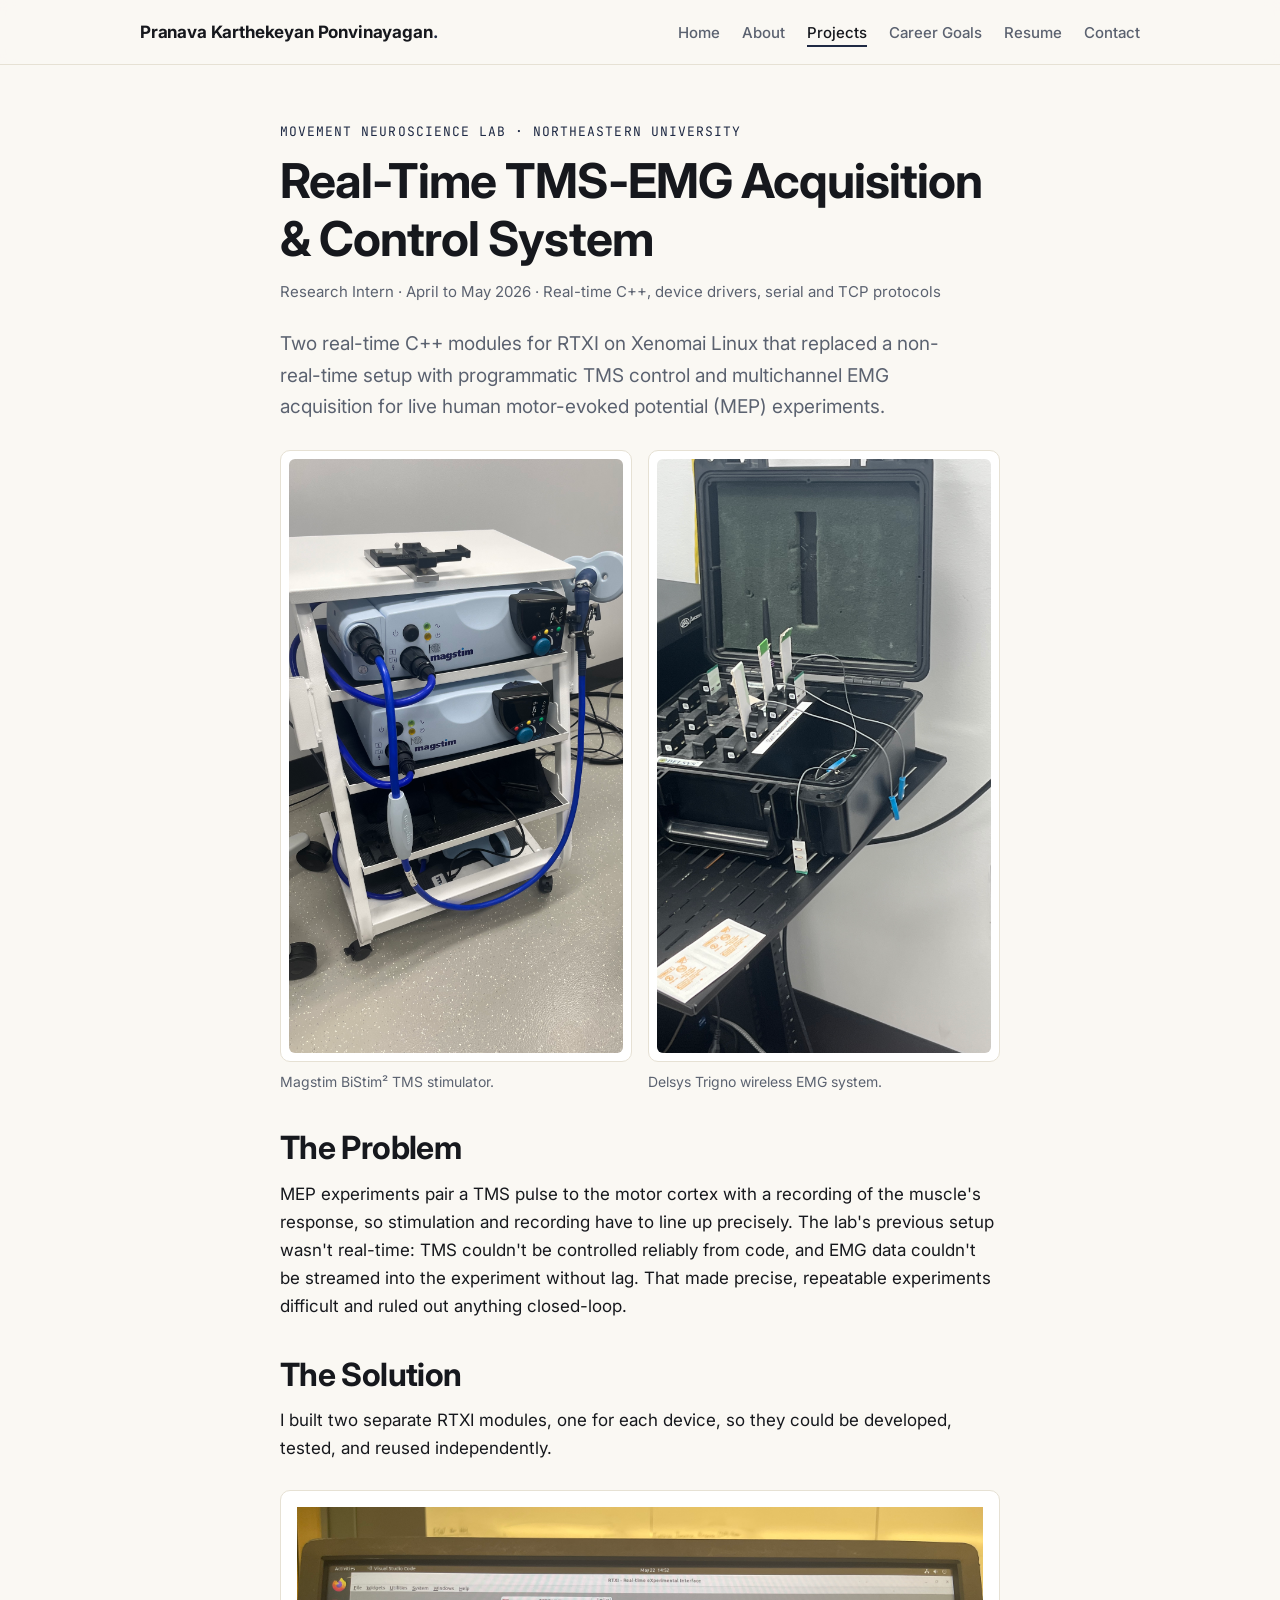
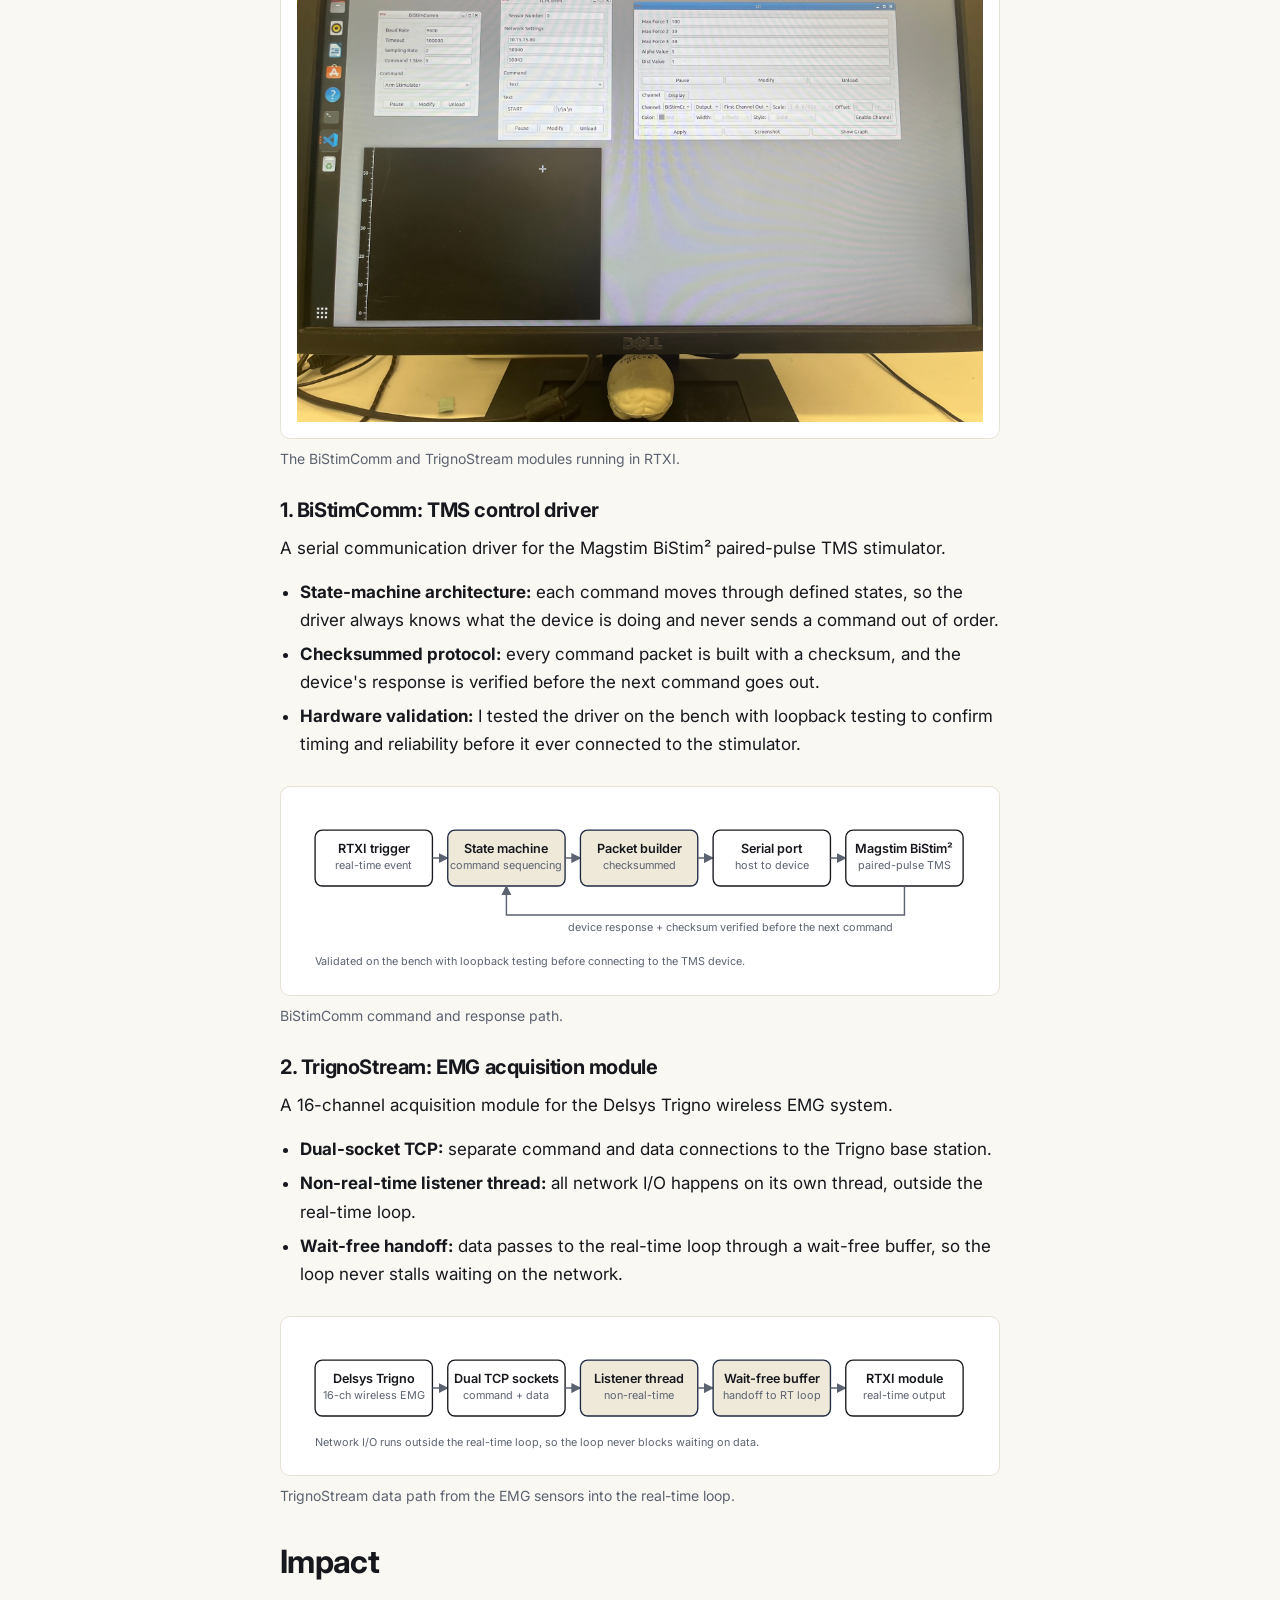
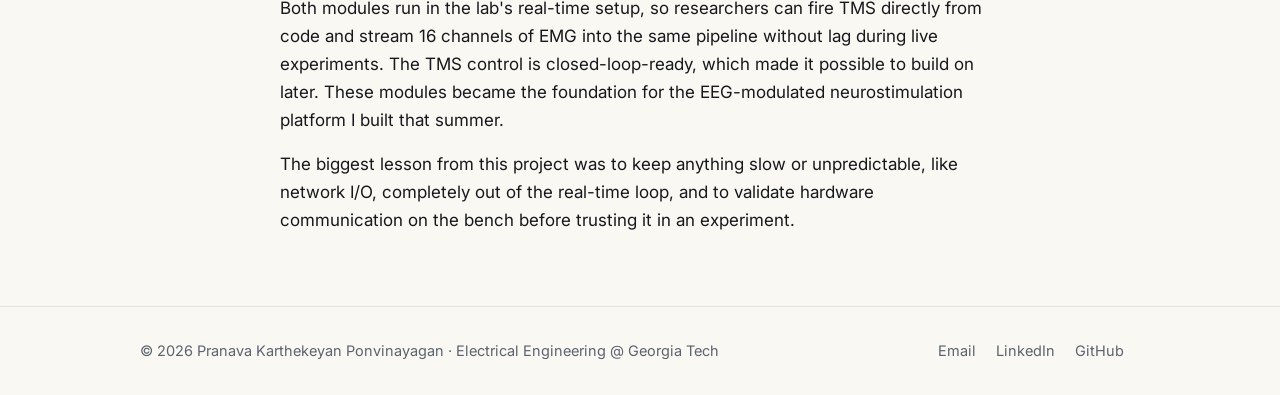
<file: projects/tms-emg.html>
<!doctype html>
<html lang="en">
<head>
<meta charset="utf-8">
<meta name="viewport" content="width=device-width, initial-scale=1">
<title>Real-Time TMS-EMG System | Pranava Karthekeyan Ponvinayagan</title>
<meta name="description" content="Real-Time TMS-EMG Acquisition and Control System at Northeastern's Movement Neuroscience Lab.">
<link rel="preconnect" href="https://fonts.googleapis.com">
<link rel="preconnect" href="https://fonts.gstatic.com" crossorigin>
<link href="https://fonts.googleapis.com/css2?family=Inter:wght@400;500;600;700&family=JetBrains+Mono:wght@500&display=swap" rel="stylesheet">
<link rel="stylesheet" href="../styles.css">
<script>
  function hideImg(img) {
    var fig = img.closest('figure');
    var pair = img.closest('.pair');
    fig.remove();
    if (pair && !pair.querySelector('figure')) pair.remove();
  }
</script>
</head>
<body>
<header class="site">
  <div class="wrap">
    <a class="brand" href="../index.html">Pranava Karthekeyan Ponvinayagan<span>.</span></a>
    <nav class="main" aria-label="Main">
      <input type="checkbox" id="navtoggle" aria-label="Toggle menu">
      <label for="navtoggle" class="burger" aria-hidden="true">&#9776;</label>
      <ul>
<li><a href="../index.html">Home</a></li>
<li><a href="../about.html">About</a></li>
<li><a href="../projects.html" aria-current="page">Projects</a></li>
<li><a href="../goals.html">Career Goals</a></li>
<li><a href="../resume.html">Resume</a></li>
<li><a href="../contact.html">Contact</a></li>
      </ul>
    </nav>
  </div>
</header>
<main>

<section>
  <div class="wrap prose">
    <span class="eyebrow">Movement Neuroscience Lab &middot; Northeastern University</span>
    <h1>Real-Time TMS-EMG Acquisition &amp; Control System</h1>
    <p class="meta">Research Intern &middot; April to May 2026 &middot; Real-time C++, device drivers, serial and TCP protocols</p>
    <p class="lead">Two real-time C++ modules for RTXI on Xenomai Linux that replaced a non-real-time setup with programmatic TMS control and multichannel EMG acquisition for live human motor-evoked potential (MEP) experiments.</p>

    <div class="pair" style="display:grid;grid-template-columns:1fr 1fr;gap:16px;margin:28px 0">
      <figure style="margin:0"><div class="frame" style="padding:8px"><img src="../assets/bistim-device.jpeg" alt="Magstim BiStim2 TMS stimulator" loading="lazy" style="width:100%;aspect-ratio:9/16;object-fit:cover;border-radius:6px" onerror="hideImg(this)"></div><figcaption>Magstim BiStim&sup2; TMS stimulator.</figcaption></figure>
      <figure style="margin:0"><div class="frame" style="padding:8px"><img src="../assets/trigno-device.jpeg" alt="Delsys Trigno wireless EMG system" loading="lazy" style="width:100%;aspect-ratio:9/16;object-fit:cover;border-radius:6px" onerror="hideImg(this)"></div><figcaption>Delsys Trigno wireless EMG system.</figcaption></figure>
    </div>

    <h2>The Problem</h2>
    <p>MEP experiments pair a TMS pulse to the motor cortex with a recording of the muscle's response, so stimulation and recording have to line up precisely. The lab's previous setup wasn't real-time: TMS couldn't be controlled reliably from code, and EMG data couldn't be streamed into the experiment without lag. That made precise, repeatable experiments difficult and ruled out anything closed-loop.</p>

    <h2>The Solution</h2>
    <p>I built two separate RTXI modules, one for each device, so they could be developed, tested, and reused independently.</p>

    <figure><div class="frame"><img src="../assets/tms-emg-gui.jpeg" alt="BiStimComm and TrignoStream module GUIs in RTXI" loading="lazy" onerror="hideImg(this)"></div><figcaption>The BiStimComm and TrignoStream modules running in RTXI.</figcaption></figure>

    <h3>1. BiStimComm: TMS control driver</h3>
    <p>A serial communication driver for the Magstim BiStim&sup2; paired-pulse TMS stimulator.</p>
    <ul>
      <li><b>State-machine architecture:</b> each command moves through defined states, so the driver always knows what the device is doing and never sends a command out of order.</li>
      <li><b>Checksummed protocol:</b> every command packet is built with a checksum, and the device's response is verified before the next command goes out.</li>
      <li><b>Hardware validation:</b> I tested the driver on the bench with loopback testing to confirm timing and reliability before it ever connected to the stimulator.</li>
    </ul>
    <figure><div class="frame"><svg class="diagram" viewBox="0 0 760 195" role="img" aria-label="BiStim serial driver architecture" xmlns="http://www.w3.org/2000/svg" style="color:var(--muted)"><defs><marker id="ahb" viewBox="0 0 10 10" refX="9" refY="5" markerWidth="7" markerHeight="7" orient="auto-start-reverse"><path d="M0,0 L10,5 L0,10 z" fill="currentColor" style="color:var(--muted)"/></marker></defs><rect class="box" x="20" y="30" width="130" height="62" rx="8"/><text x="85.0" y="55.0" text-anchor="middle" font-size="14" font-weight="600">RTXI trigger</text><text class="small" x="85.0" y="73.0" text-anchor="middle">real-time event</text><line class="line" x1="150" y1="61" x2="167" y2="61" marker-end="url(#ahb)"/><rect class="hl" x="167" y="30" width="130" height="62" rx="8"/><text x="232.0" y="55.0" text-anchor="middle" font-size="14" font-weight="600">State machine</text><text class="small" x="232.0" y="73.0" text-anchor="middle">command sequencing</text><line class="line" x1="297" y1="61" x2="314" y2="61" marker-end="url(#ahb)"/><rect class="hl" x="314" y="30" width="130" height="62" rx="8"/><text x="379.0" y="55.0" text-anchor="middle" font-size="14" font-weight="600">Packet builder</text><text class="small" x="379.0" y="73.0" text-anchor="middle">checksummed</text><line class="line" x1="444" y1="61" x2="461" y2="61" marker-end="url(#ahb)"/><rect class="box" x="461" y="30" width="130" height="62" rx="8"/><text x="526.0" y="55.0" text-anchor="middle" font-size="14" font-weight="600">Serial port</text><text class="small" x="526.0" y="73.0" text-anchor="middle">host to device</text><line class="line" x1="591" y1="61" x2="608" y2="61" marker-end="url(#ahb)"/><rect class="box" x="608" y="30" width="130" height="62" rx="8"/><text x="673.0" y="55.0" text-anchor="middle" font-size="14" font-weight="600">Magstim BiStim²</text><text class="small" x="673.0" y="73.0" text-anchor="middle">paired-pulse TMS</text><path class="line" d="M673 92 L673 124 L232 124 L232 92" marker-end="url(#ahb)"/><text class="small" x="300" y="142">device response + checksum verified before the next command</text><text class="small" x="20" y="180">Validated on the bench with loopback testing before connecting to the TMS device.</text></svg></div><figcaption>BiStimComm command and response path.</figcaption></figure>

    <h3>2. TrignoStream: EMG acquisition module</h3>
    <p>A 16-channel acquisition module for the Delsys Trigno wireless EMG system.</p>
    <ul>
      <li><b>Dual-socket TCP:</b> separate command and data connections to the Trigno base station.</li>
      <li><b>Non-real-time listener thread:</b> all network I/O happens on its own thread, outside the real-time loop.</li>
      <li><b>Wait-free handoff:</b> data passes to the real-time loop through a wait-free buffer, so the loop never stalls waiting on the network.</li>
    </ul>
    <figure><div class="frame"><svg class="diagram" viewBox="0 0 760 140" role="img" aria-label="Trigno EMG acquisition architecture" xmlns="http://www.w3.org/2000/svg" style="color:var(--muted)"><defs><marker id="aht" viewBox="0 0 10 10" refX="9" refY="5" markerWidth="7" markerHeight="7" orient="auto-start-reverse"><path d="M0,0 L10,5 L0,10 z" fill="currentColor" style="color:var(--muted)"/></marker></defs><rect class="box" x="20" y="30" width="130" height="62" rx="8"/><text x="85.0" y="55.0" text-anchor="middle" font-size="14" font-weight="600">Delsys Trigno</text><text class="small" x="85.0" y="73.0" text-anchor="middle">16-ch wireless EMG</text><line class="line" x1="150" y1="61" x2="167" y2="61" marker-end="url(#aht)"/><rect class="box" x="167" y="30" width="130" height="62" rx="8"/><text x="232.0" y="55.0" text-anchor="middle" font-size="14" font-weight="600">Dual TCP sockets</text><text class="small" x="232.0" y="73.0" text-anchor="middle">command + data</text><line class="line" x1="297" y1="61" x2="314" y2="61" marker-end="url(#aht)"/><rect class="hl" x="314" y="30" width="130" height="62" rx="8"/><text x="379.0" y="55.0" text-anchor="middle" font-size="14" font-weight="600">Listener thread</text><text class="small" x="379.0" y="73.0" text-anchor="middle">non-real-time</text><line class="line" x1="444" y1="61" x2="461" y2="61" marker-end="url(#aht)"/><rect class="hl" x="461" y="30" width="130" height="62" rx="8"/><text x="526.0" y="55.0" text-anchor="middle" font-size="14" font-weight="600">Wait-free buffer</text><text class="small" x="526.0" y="73.0" text-anchor="middle">handoff to RT loop</text><line class="line" x1="591" y1="61" x2="608" y2="61" marker-end="url(#aht)"/><rect class="box" x="608" y="30" width="130" height="62" rx="8"/><text x="673.0" y="55.0" text-anchor="middle" font-size="14" font-weight="600">RTXI module</text><text class="small" x="673.0" y="73.0" text-anchor="middle">real-time output</text><text class="small" x="20" y="125">Network I/O runs outside the real-time loop, so the loop never blocks waiting on data.</text></svg></div><figcaption>TrignoStream data path from the EMG sensors into the real-time loop.</figcaption></figure>

    <h2>Impact</h2>
    <p>Both modules run in the lab's real-time setup, so researchers can fire TMS directly from code and stream 16 channels of EMG into the same pipeline without lag during live experiments. The TMS control is closed-loop-ready, which made it possible to build on later. These modules became the foundation for the EEG-modulated neurostimulation platform I built that summer.</p>
    <p>The biggest lesson from this project was to keep anything slow or unpredictable, like network I/O, completely out of the real-time loop, and to validate hardware communication on the bench before trusting it in an experiment.</p>
  </div>
</section>

</main>
<footer class="site">
  <div class="wrap">
    <div>&copy; 2026 Pranava Karthekeyan Ponvinayagan &middot; Electrical Engineering @ Georgia Tech</div>
    <div>
      <a href="mailto:pponvinayagan3@gatech.edu">Email</a>
      <a href="https://www.linkedin.com/in/pranava-ponvinayagan/" target="_blank" rel="noopener">LinkedIn</a>
      <a href="https://github.com/PranavaKP30" target="_blank" rel="noopener">GitHub</a>
    </div>
  </div>
</footer>
</body>
</html>
</file>
<file: styles.css>
:root {
  --bg: #faf8f3;
  --surface: #ffffff;
  --ink: #16181d;
  --muted: #5b6270;
  --line: #e6e1d4;
  --accent: #1f2a44;      /* navy, like the sweater lettering */
  --accent-soft: #efe9da; /* pale beige, like the sweater */
  --on-accent: #ffffff;
  --navy: #1f2a44;
  --radius: 10px;
  --max: 1040px;
  --font: "Inter", system-ui, -apple-system, "Segoe UI", Roboto, sans-serif;
  --mono: "JetBrains Mono", ui-monospace, SFMono-Regular, Menlo, monospace;
}
@media (prefers-color-scheme: dark) {
  :root {
    --bg: #111317;
    --surface: #181b21;
    --ink: #e9e7e2;
    --muted: #a3a9b5;
    --line: #2a2f38;
    --accent: #e3d9bf;
    --accent-soft: #26231c;
    --on-accent: #16181d;
    --navy: #c9d3ea;
  }
}

* { box-sizing: border-box; }
html { scroll-behavior: smooth; }
body {
  margin: 0;
  background: var(--bg);
  color: var(--ink);
  font-family: var(--font);
  font-size: 17px;
  line-height: 1.65;
  -webkit-font-smoothing: antialiased;
}
img, svg { max-width: 100%; height: auto; display: block; }
a { color: var(--accent); text-decoration: none; }
a:hover { text-decoration: underline; }

.wrap { max-width: var(--max); margin: 0 auto; padding: 0 20px; }

/* ---------- Header / nav ---------- */
header.site {
  position: sticky; top: 0; z-index: 10;
  background: color-mix(in srgb, var(--bg) 88%, transparent);
  backdrop-filter: blur(8px);
  border-bottom: 1px solid var(--line);
}
header.site .wrap { display: flex; align-items: center; justify-content: space-between; height: 64px; }
.brand { font-weight: 700; color: var(--ink); letter-spacing: -0.01em; }
.brand span { color: var(--accent); }
nav.main ul { list-style: none; display: flex; gap: 22px; margin: 0; padding: 0; }
nav.main a { color: var(--muted); font-size: 15px; font-weight: 500; }
nav.main a:hover, nav.main a[aria-current="page"] { color: var(--ink); text-decoration: none; }
nav.main a[aria-current="page"] { border-bottom: 2px solid var(--accent); padding-bottom: 3px; }
#navtoggle, .burger { display: none; }

@media (max-width: 760px) {
  .burger { display: block; cursor: pointer; font-size: 26px; color: var(--ink); line-height: 1; }
  nav.main ul {
    display: none; position: absolute; left: 0; right: 0; top: 64px;
    flex-direction: column; gap: 0; background: var(--surface);
    border-bottom: 1px solid var(--line);
  }
  nav.main li a { display: block; padding: 14px 20px; border-top: 1px solid var(--line); }
  nav.main a[aria-current="page"] { border-bottom: none; color: var(--accent); }
  #navtoggle:checked ~ ul { display: flex; }
}

/* ---------- Type ---------- */
h1, h2, h3 { line-height: 1.2; letter-spacing: -0.02em; margin: 0 0 12px; }
h1 { font-size: clamp(32px, 5vw, 48px); }
h2 { font-size: clamp(24px, 3.4vw, 32px); margin-top: 8px; }
h3 { font-size: 20px; }
p { margin: 0 0 16px; }
.lead { font-size: 19px; color: var(--muted); max-width: 680px; }
.eyebrow {
  font-family: var(--mono); font-size: 13px; letter-spacing: 0.08em;
  text-transform: uppercase; color: var(--accent); margin-bottom: 10px; display: block;
}

section { padding: 56px 0; }
section + section { border-top: 1px solid var(--line); }

/* ---------- Hero ---------- */
.hero { padding: 72px 0 56px; }
.hero .grid { display: grid; grid-template-columns: 1.35fr 1fr; gap: 40px; align-items: center; }
.hero .photo {
  aspect-ratio: 1; border-radius: 16px; overflow: hidden;
  background: var(--accent-soft); border: 1px solid var(--line);
}
.hero .photo { position: relative; display: grid; place-items: center; }
.hero .photo::before { content: "PP"; font-size: 64px; font-weight: 700; color: var(--accent); opacity: .5; }
.hero .photo img { position: absolute; inset: 0; width: 100%; height: 100%; object-fit: cover; }
.btns { display: flex; flex-wrap: wrap; gap: 12px; margin-top: 24px; }
.btn {
  display: inline-block; padding: 11px 18px; border-radius: 8px; font-weight: 600; font-size: 15px;
  background: var(--accent); color: var(--on-accent); border: 1px solid var(--accent);
}
.btn:hover { text-decoration: none; filter: brightness(1.05); }
.btn.ghost { background: transparent; color: var(--ink); border-color: var(--line); }
@media (max-width: 760px) {
  .hero .grid { grid-template-columns: 1fr; }
  .hero .photo { max-width: 260px; }
}

/* ---------- Cards ---------- */
.cards { display: grid; grid-template-columns: repeat(auto-fill, minmax(290px, 1fr)); gap: 20px; }
.card {
  background: var(--surface); border: 1px solid var(--line); border-radius: var(--radius);
  overflow: hidden; display: flex; flex-direction: column;
}
.card .thumb { aspect-ratio: 16/9; background: var(--accent-soft); border-bottom: 1px solid var(--line); }
.card .thumb img, .card .thumb svg { width: 100%; height: 100%; object-fit: cover; }
.card .body { padding: 18px 20px 20px; display: flex; flex-direction: column; flex: 1; }
.card h3 { margin-bottom: 6px; }
.card p { color: var(--muted); font-size: 15.5px; }
.card .more { margin-top: auto; font-weight: 600; font-size: 15px; }
.tags { display: flex; flex-wrap: wrap; gap: 6px; margin: 0 0 12px; padding: 0; list-style: none; }
.tags li {
  font-family: var(--mono); font-size: 12px; padding: 3px 8px; border-radius: 999px;
  background: var(--accent-soft); color: var(--accent);
}

/* ---------- Stats / highlights ---------- */
.stats { display: grid; grid-template-columns: repeat(auto-fit, minmax(180px, 1fr)); gap: 16px; margin-top: 28px; }
.stat { border-left: 3px solid var(--accent); padding: 4px 0 4px 14px; }
.stat b { display: block; font-size: 22px; }
.stat span { color: var(--muted); font-size: 14.5px; }

/* ---------- Prose pages ---------- */
.prose { max-width: 760px; }
.prose h2 { margin-top: 36px; }
.prose ul { padding-left: 20px; margin: 0 0 16px; }
.prose li { margin-bottom: 6px; }
.meta { color: var(--muted); font-size: 15px; margin-bottom: 24px; }
figure { margin: 28px 0; }
figure .frame {
  background: var(--surface); border: 1px solid var(--line); border-radius: var(--radius);
  padding: 16px; overflow-x: auto;
}
figcaption { color: var(--muted); font-size: 14px; margin-top: 8px; }
.callout {
  background: var(--accent-soft); border-radius: var(--radius); padding: 16px 18px; margin: 20px 0;
}
.todo {
  background: #fff4c2; color: #5a4500; border: 1px dashed #c9a100; border-radius: 8px;
  padding: 10px 14px; font-size: 14px; margin: 14px 0;
}
span.todo { display: inline; padding: 2px 6px; margin: 0; }
.timeline { list-style: none; padding: 0; margin: 0; }
.timeline li { padding: 0 0 22px 22px; border-left: 2px solid var(--line); position: relative; }
.timeline li::before {
  content: ""; position: absolute; left: -7px; top: 6px; width: 12px; height: 12px;
  border-radius: 50%; background: var(--accent);
}
.timeline b { display: block; }
.timeline span { color: var(--muted); font-size: 15px; }

/* ---------- Resume embed ---------- */
.pdf { width: 100%; height: 1000px; border: 1px solid var(--line); border-radius: var(--radius); background: #fff; }
@media (max-width: 760px) { .pdf { height: 600px; } }

/* ---------- Footer ---------- */
footer.site { border-top: 1px solid var(--line); padding: 32px 0; color: var(--muted); font-size: 14.5px; }
footer.site .wrap { display: flex; flex-wrap: wrap; justify-content: space-between; gap: 12px; }
footer.site a { color: var(--muted); margin-right: 16px; }
footer.site a:hover { color: var(--accent); }

/* diagrams inherit theme */
.diagram text { font-family: var(--font); fill: var(--ink); }
.diagram .box { fill: var(--surface); stroke: var(--ink); stroke-width: 1.5; }
.diagram .hl { fill: var(--accent-soft); stroke: var(--accent); stroke-width: 1.5; }
.diagram .line { stroke: var(--muted); stroke-width: 1.6; fill: none; }
.diagram .small { font-size: 12px; fill: var(--muted); }

/* org label under card titles */
.card .org { font-family: var(--mono); font-size: 12.5px; color: var(--accent); margin: -2px 0 10px; letter-spacing: 0.02em; }
.stats { grid-template-columns: repeat(auto-fit, minmax(220px, 1fr)); }
.stat b { font-size: 19px; margin-bottom: 4px; }
@media (max-width: 760px) { .brand { font-size: 15px; } }

/* course plan */
.sems { display: grid; grid-template-columns: repeat(auto-fill, minmax(280px, 1fr)); gap: 16px; margin: 24px 0; }
.sem { background: var(--surface); border: 1px solid var(--line); border-radius: var(--radius); padding: 16px 18px; }
.sem h3 { font-size: 18px; margin: 2px 0 10px; }
.sem .yr { font-family: var(--mono); font-size: 12px; color: var(--muted); text-transform: uppercase; letter-spacing: .06em; }
.sem ul { list-style: none; margin: 0; padding: 0; }
.sem li { font-size: 14.5px; padding: 5px 0 5px 10px; border-top: 1px solid var(--line); border-left: 3px solid transparent; }
.sem li:first-child { border-top: none; }
.sem li b { font-family: var(--mono); font-size: 12.5px; font-weight: 500; margin-right: 6px; color: var(--muted); }
.sem li.t1 { border-left-color: #9a7b4f; }
.sem li.t2 { border-left-color: var(--accent); }
.t1tag, .t2tag { padding: 1px 8px; border-radius: 999px; font-weight: 600; font-size: .9em; }
.t1tag { background: color-mix(in srgb, #9a7b4f 15%, transparent); color: #9a7b4f; }
.t2tag { background: var(--accent-soft); color: var(--accent); }
@media (prefers-color-scheme: dark) { .sem li.t1 { border-left-color: #cdb48a; } .t1tag { color: #cdb48a; } .sem li.t2 { border-left-color: var(--accent); } .t2tag { color: var(--accent); } }

/* 2x2 grid when there are exactly 4 project cards */
.cards:has(> .card:nth-child(4):last-child) { grid-template-columns: repeat(2, 1fr); }
@media (max-width: 760px) {
  .cards:has(> .card:nth-child(4):last-child) { grid-template-columns: 1fr; }
}
</file>
